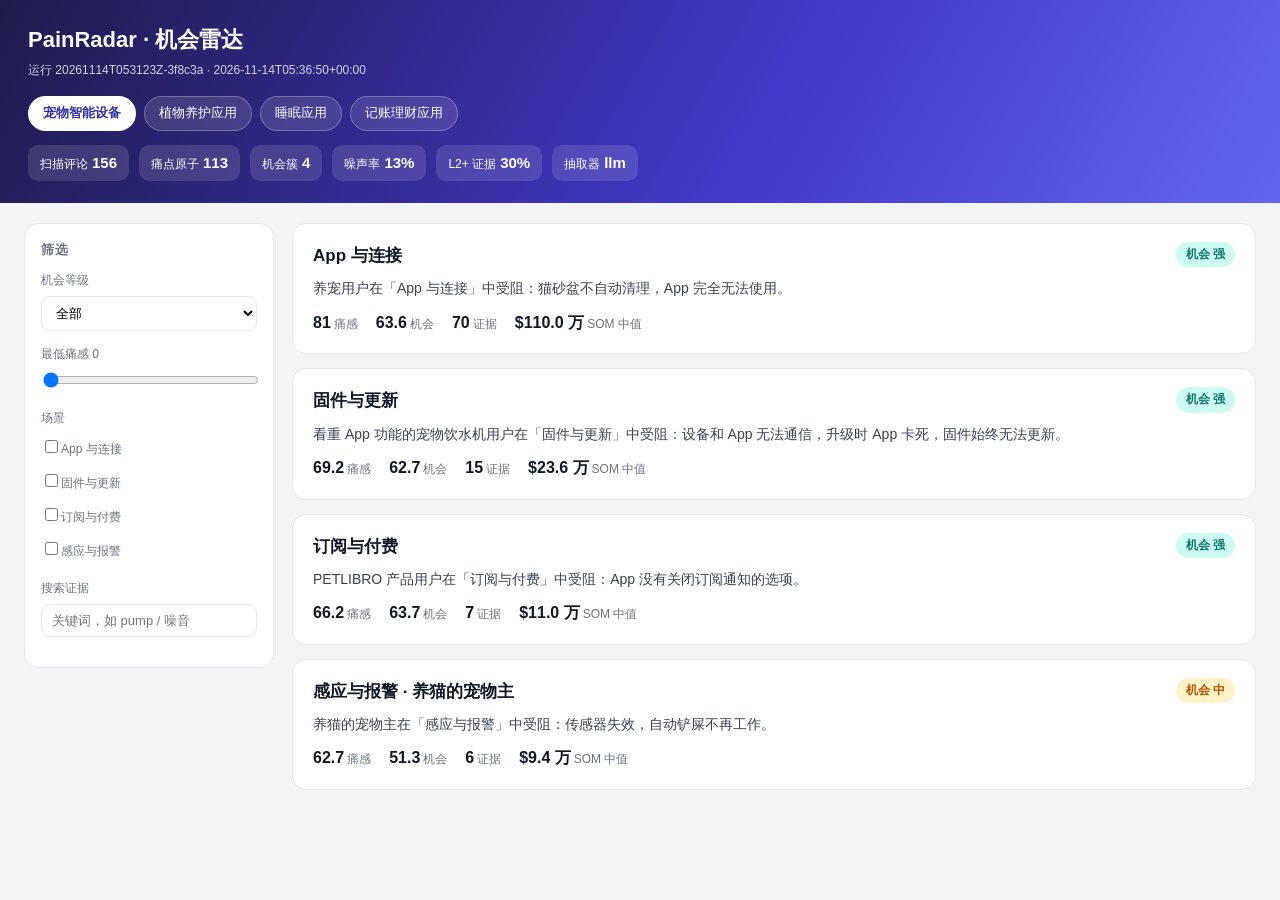
<file: reports/app.html>
<!doctype html>
<html lang="zh-CN"><head><meta charset="utf-8">
<meta name="viewport" content="width=device-width,initial-scale=1">
<title>PainRadar · 机会雷达</title>
<style>
:root{--ink:#111827;--muted:#6b7280;--line:#e5e7eb;--bg:#f3f4f6;--card:#fff;--brand:#4f46e5}
*{box-sizing:border-box}
body{margin:0;background:var(--bg);color:var(--ink);font:14px/1.6 -apple-system,BlinkMacSystemFont,"Segoe UI","PingFang SC","Microsoft YaHei",sans-serif}
.top{background:linear-gradient(120deg,#1e1b4b,#4338ca 60%,#6366f1);color:#fff;padding:22px 28px}
.top h1{margin:0;font-size:22px}
.top .meta{opacity:.8;font-size:12px;margin-top:4px}
.tabs{display:flex;gap:8px;flex-wrap:wrap;margin-top:16px}
.tab{background:rgba(255,255,255,.12);border:1px solid rgba(255,255,255,.25);color:#fff;
border-radius:999px;padding:6px 14px;cursor:pointer;font-size:13px}
.tab.on{background:#fff;color:#3730a3;font-weight:600}
.stats{display:flex;gap:10px;flex-wrap:wrap;margin-top:14px}
.stat{background:rgba(255,255,255,.12);border-radius:10px;padding:6px 12px;font-size:12px}
.stat b{font-size:15px;margin-left:4px}
.wrap{display:grid;grid-template-columns:250px 1fr;gap:18px;padding:20px 24px 60px;max-width:1400px;margin:0 auto}
.side{position:sticky;top:16px;align-self:start}
.panel{background:var(--card);border:1px solid var(--line);border-radius:14px;padding:16px}
.panel h3{margin:0 0 10px;font-size:13px;color:var(--muted);text-transform:uppercase;letter-spacing:.08em}
.field{margin-bottom:14px}
.field label{display:block;font-size:12px;color:var(--muted);margin-bottom:6px}
select,input[type=search]{width:100%;padding:8px 10px;border:1px solid var(--line);border-radius:9px;font-size:13px;background:#fff}
input[type=range]{width:100%}
.chk{display:flex;align-items:center;gap:8px;font-size:13px;padding:3px 0;cursor:pointer}
.cards{display:grid;gap:14px}
.card{background:var(--card);border:1px solid var(--line);border-radius:14px;padding:18px 20px;cursor:pointer;transition:.15s}
.card:hover{border-color:#c7d2fe;box-shadow:0 6px 18px rgba(79,70,229,.10)}
.card .row{display:flex;justify-content:space-between;gap:12px;align-items:flex-start}
.card h2{margin:0;font-size:17px}
.tier{font-size:12px;font-weight:700;padding:3px 10px;border-radius:999px;white-space:nowrap}
.tier.强{background:#ccfbf1;color:#0f766e}.tier.中{background:#fef3c7;color:#b45309}.tier.弱{background:#eef2ff;color:#6b7280}
.line{color:#374151;margin:8px 0 10px}
.nums{display:flex;gap:18px;color:var(--muted);font-size:12px}
.nums b{color:var(--ink);font-size:16px;margin-right:3px}
.empty{padding:40px;text-align:center;color:var(--muted)}
.drawer{position:fixed;inset:0;background:rgba(17,24,39,.45);display:none;z-index:20}
.drawer.open{display:block}
.sheet{position:absolute;right:0;top:0;bottom:0;width:min(620px,92vw);background:#fff;overflow:auto;padding:24px 26px}
.sheet h2{margin:0 0 4px;font-size:20px}
.close{position:absolute;right:18px;top:14px;border:none;background:none;font-size:22px;cursor:pointer;color:var(--muted)}
.quote{border-left:3px solid #c7d2fe;background:#f8fafc;padding:10px 14px;border-radius:0 8px 8px 0;margin:10px 0}
.quote .m{color:var(--muted);font-size:12px}
.factor{display:flex;gap:10px;align-items:center;margin:4px 0;font-size:12px}
.factor .n{width:76px;color:var(--muted)}
.factor .t{flex:1;height:6px;background:#eef0f5;border-radius:999px;overflow:hidden}
.factor .f{height:100%;background:linear-gradient(90deg,#6366f1,#22d3ee);display:block}
.factor .v{width:30px;text-align:right;color:var(--muted)}
.kv{display:grid;grid-template-columns:88px 1fr;gap:6px 14px;font-size:13px;margin:12px 0}
.kv .k{color:var(--muted)}
a{color:#4338ca}
.warn{background:#fef2f2;color:#b91c1c;border-radius:8px;padding:8px 12px;font-size:12px;margin:10px 0}
@media(max-width:860px){.wrap{grid-template-columns:1fr}.side{position:static}}
</style></head><body>
<div class="top">
  <h1>PainRadar · 机会雷达</h1>
  <div class="meta" id="meta"></div>
  <div class="tabs" id="tabs"></div>
  <div class="stats" id="stats"></div>
</div>
<div class="wrap">
  <div class="side"><div class="panel">
    <h3>筛选</h3>
    <div class="field"><label>机会等级</label>
      <select id="tier"><option value="">全部</option><option>强</option><option>中</option><option>弱</option></select>
    </div>
    <div class="field"><label>最低痛感 <span id="painv">0</span></label>
      <input type="range" id="pain" min="0" max="100" value="0" step="5">
    </div>
    <div class="field"><label>场景</label><div id="scenes"></div></div>
    <div class="field"><label>搜索证据</label>
      <input type="search" id="q" placeholder="关键词，如 pump / 噪音">
    </div>
  </div></div>
  <div><div class="cards" id="cards"></div></div>
</div>
<div class="drawer" id="drawer"><div class="sheet" id="sheet"></div></div>
<script id="payload" type="application/json">{"runs": [{"run_id": "20261114T053123Z-3f8c3a", "category": "pet_water_fountain", "category_name": "宠物智能设备", "created_at": "2026-11-14T05:36:50+00:00", "stats": {"items": 156, "atoms": 113, "clusters": 4, "noise_rate": 0.1327, "extractor": "llm", "l2_share": 0.3008849557522124, "levels": {"L1": 79, "L2": 34}}, "opportunities": [{"cluster_id": "pc_7c5c3abd06", "title": "App 与连接", "one_liner": "养宠用户在「App 与连接」中受阻：猫砂盆不自动清理，App 完全无法使用。", "persona": "养宠用户", "workaround": "", "pain": 81.0, "opportunity": 63.6, "pain_tier": "强", "opportunity_tier": "强", "market_low": 648629.25, "market_mid": 1100017.22, "market_high": 1794881.49, "falsifier": "若 12 个月内该品类实际年购买转化率低于 1.5%（当前中值 3.0%），或客单价低于 27（当前中值 45），则本区间作废，需重新采集证据。（宠物智能设备）", "factors": {"frequency": 1.0, "breadth": 1.0, "intensity": 0.7686, "cost_clarity": 0.0429, "persistence": 1.0, "supply_gap": 0.5043, "wtp": 0.3947, "wtp_coverage": 0.1143, "serviceability": 0.7, "timing": 0.65, "competition": 0.6}, "ladder": {"L2": 21, "L1": 49}, "member_count": 70, "members": [{"quote": "The app keeps opening an ad for their “Care & Care Plus” when I’m trying to setup a feeding schedule. The back button on the ad won’t work and I have to force close the app.", "platform": "appstore", "app": "Petlibro", "published_at": "2026-04-01", "url": "https://itunes.apple.com/us/review?id=1586120661&type=Purple%20Software", "confidence": 0.9, "level": "L2", "scene": "App 与连接"}, {"quote": "I’ve been locked out of my account on the app for over 24hrs.", "platform": "appstore", "app": "Petlibro", "published_at": "2026-06-23", "url": "https://itunes.apple.com/us/review?id=1586120661&type=Purple%20Software", "confidence": 0.9, "level": "L1", "scene": "App 与连接"}, {"quote": "I keep getting directed to the sign in page-Not the sign up page.", "platform": "appstore", "app": "PETKIT", "published_at": "2026-04-05", "url": "https://itunes.apple.com/us/review?id=994053492&type=Purple%20Software", "confidence": 0.9, "level": "L1", "scene": "App 与连接"}, {"quote": "I have no way to access the product I paid for.", "platform": "appstore", "app": "PETKIT", "published_at": "2026-09-20", "url": "https://itunes.apple.com/us/review?id=994053492&type=Purple%20Software", "confidence": 0.9, "level": "L2", "scene": "App 与连接"}, {"quote": "As of Fall 2024, the app is no longer compatible with this device. So I cannot edit the feeding schedule in the device itself no longer even shows on the app.", "platform": "appstore", "app": "PETKIT", "published_at": "2025-04-05", "url": "https://itunes.apple.com/us/review?id=994053492&type=Purple%20Software", "confidence": 0.9, "level": "L2", "scene": "App 与连接"}, {"quote": "constantly says it can’t load & to try again later so i can’t see my cats water activity", "platform": "appstore", "app": "Petlibro", "published_at": "2026-08-11", "url": "https://itunes.apple.com/us/review?id=1586120661&type=Purple%20Software", "confidence": 0.9, "level": "L1", "scene": "App 与连接"}, {"quote": "spend 8 minutes desperately poking around for stuff that should be front and center", "platform": "appstore", "app": "Petlibro", "published_at": "2026-09-25", "url": "https://itunes.apple.com/us/review?id=1586120661&type=Purple%20Software", "confidence": 0.9, "level": "L1", "scene": "App 与连接"}, {"quote": "Now the app doesn’t give me any updates.", "platform": "appstore", "app": "Petlibro", "published_at": "2026-08-01", "url": "https://itunes.apple.com/us/review?id=1586120661&type=Purple%20Software", "confidence": 0.9, "level": "L1", "scene": "App 与连接"}, {"quote": "App only allows one mobile device to be logged in at a time.", "platform": "appstore", "app": "Petlibro", "published_at": "2026-06-07", "url": "https://itunes.apple.com/us/review?id=1586120661&type=Purple%20Software", "confidence": 0.9, "level": "L1", "scene": "App 与连接"}, {"quote": "The litter box was working for a month when it decided to forget my WiFi. I tried everything with no luck and customer service was no help.", "platform": "appstore", "app": "PETKIT", "published_at": "2026-09-22", "url": "https://itunes.apple.com/us/review?id=994053492&type=Purple%20Software", "confidence": 0.9, "level": "L1", "scene": "App 与连接"}, {"quote": "The automatic feeders rely on the Petlibro service to dispense food and will quit working if it goes down. It’s been so for days. Terrible design!", "platform": "appstore", "app": "Petlibro", "published_at": "2026-08-12", "url": "https://itunes.apple.com/us/review?id=1586120661&type=Purple%20Software", "confidence": 0.9, "level": "L1", "scene": "App 与连接"}, {"quote": "I just bought a ton of knockoff consumables in protest.", "platform": "appstore", "app": "PETKIT", "published_at": "2025-02-23", "url": "https://itunes.apple.com/us/review?id=994053492&type=Purple%20Software", "confidence": 0.9, "level": "L2", "scene": "App 与连接"}]}, {"cluster_id": "pc_ba7ae8a6b4", "title": "固件与更新", "one_liner": "看重 App 功能的宠物饮水机用户在「固件与更新」中受阻：设备和 App 无法通信，升级时 App 卡死，固件始终无法更新。", "persona": "看重 App 功能的宠物饮水机用户", "workaround": "把手机放在饮水机旁数小时等待升级完成", "pain": 69.2, "opportunity": 62.7, "pain_tier": "中", "opportunity_tier": "强", "market_low": 138991.98, "market_mid": 235717.98, "market_high": 384617.46, "falsifier": "若 12 个月内该品类实际年购买转化率低于 1.5%（当前中值 3.0%），或客单价低于 27（当前中值 45），则本区间作废，需重新采集证据。（宠物智能设备）", "factors": {"frequency": 0.6504, "breadth": 1.0, "intensity": 0.7333, "cost_clarity": 0.0, "persistence": 1.0, "supply_gap": 0.47, "wtp": 0.5, "wtp_coverage": 0.0, "serviceability": 0.7, "timing": 0.65, "competition": 0.6}, "ladder": {"L1": 12, "L2": 3}, "member_count": 15, "members": [{"quote": "now my app is taking forever to open and it keeps saying it’s timed out when it does open", "platform": "appstore", "app": "Petlibro", "published_at": "2026-08-11", "url": "https://itunes.apple.com/us/review?id=1586120661&type=Purple%20Software", "confidence": 0.9, "level": "L1", "scene": "固件与更新"}, {"quote": "Updated app and it deleted my account. Worked fine until they forced update and now I can’t feed my pets.", "platform": "appstore", "app": "Petlibro", "published_at": "2026-06-04", "url": "https://itunes.apple.com/us/review?id=1586120661&type=Purple%20Software", "confidence": 0.9, "level": "L1", "scene": "固件与更新"}, {"quote": "I’ve left my phone sitting on the PetKit fountain for literally hours trying to give it time to complete an update—nothing", "platform": "appstore", "app": "PETKIT", "published_at": "2025-06-01", "url": "https://itunes.apple.com/us/review?id=994053492&type=Purple%20Software", "confidence": 0.9, "level": "L2", "scene": "固件与更新"}, {"quote": "After I did the firmware update it won’t connect to the internet no matter what I try, and I’ve tried everything!!", "platform": "appstore", "app": "Petlibro", "published_at": "2026-10-11", "url": "https://itunes.apple.com/us/review?id=1586120661&type=Purple%20Software", "confidence": 0.9, "level": "L1", "scene": "固件与更新"}, {"quote": "the app has completely ceased functioning and only shows an error after the latest update", "platform": "appstore", "app": "Petlibro", "published_at": "2026-08-11", "url": "https://itunes.apple.com/us/review?id=1586120661&type=Purple%20Software", "confidence": 0.9, "level": "L1", "scene": "固件与更新"}, {"quote": "After most recent update, cloud storage of motion detected videos is no longer functional.", "platform": "appstore", "app": "Petlibro", "published_at": "2026-09-13", "url": "https://itunes.apple.com/us/review?id=1586120661&type=Purple%20Software", "confidence": 0.9, "level": "L1", "scene": "固件与更新"}, {"quote": "After the update yesterday my device is not working. It will not open or reset.", "platform": "appstore", "app": "Petlibro", "published_at": "2026-10-18", "url": "https://itunes.apple.com/us/review?id=1586120661&type=Purple%20Software", "confidence": 0.9, "level": "L1", "scene": "固件与更新"}, {"quote": "1 has updated to V3.1.54, and now its camera indicator light is always on and sometimes flashing.", "platform": "appstore", "app": "Petlibro", "published_at": "2026-09-14", "url": "https://itunes.apple.com/us/review?id=1586120661&type=Purple%20Software", "confidence": 0.9, "level": "L1", "scene": "固件与更新"}, {"quote": "New update has decided that it’s just not gonna feed the cats at the scheduled time?", "platform": "appstore", "app": "Petlibro", "published_at": "2026-08-10", "url": "https://itunes.apple.com/us/review?id=1586120661&type=Purple%20Software", "confidence": 0.9, "level": "L1", "scene": "固件与更新"}, {"quote": "Switching brands immediately.", "platform": "appstore", "app": "Petlibro", "published_at": "2026-07-29", "url": "https://itunes.apple.com/us/review?id=1586120661&type=Purple%20Software", "confidence": 0.9, "level": "L2", "scene": "固件与更新"}, {"quote": "These latest updates are causing connectivity issues for the devices.", "platform": "appstore", "app": "Petlibro", "published_at": "2026-08-12", "url": "https://itunes.apple.com/us/review?id=1586120661&type=Purple%20Software", "confidence": 0.9, "level": "L1", "scene": "固件与更新"}, {"quote": "Last firmware update ruined….. My device. Now whenever it’s idle it just beeps constantly and when the voice feature is on it just repeats “buttons locked” over and over.", "platform": "appstore", "app": "Petlibro", "published_at": "2026-10-24", "url": "https://itunes.apple.com/us/review?id=1586120661&type=Purple%20Software", "confidence": 0.9, "level": "L2", "scene": "固件与更新"}]}, {"cluster_id": "pc_d691fd1051", "title": "订阅与付费", "one_liner": "PETLIBRO 产品用户在「订阅与付费」中受阻：App 没有关闭订阅通知的选项。", "persona": "PETLIBRO 产品用户", "workaround": "", "pain": 66.2, "opportunity": 63.7, "pain_tier": "中", "opportunity_tier": "强", "market_low": 64862.93, "market_mid": 110001.72, "market_high": 179488.15, "falsifier": "若 12 个月内该品类实际年购买转化率低于 1.5%（当前中值 3.0%），或客单价低于 27（当前中值 45），则本区间作废，需重新采集证据。（宠物智能设备）", "factors": {"frequency": 0.4878, "breadth": 1.0, "intensity": 0.8286, "cost_clarity": 0.0, "persistence": 1.0, "supply_gap": 0.5429, "wtp": 0.5, "wtp_coverage": 0.0, "serviceability": 0.7, "timing": 0.65, "competition": 0.6}, "ladder": {"L2": 2, "L1": 5}, "member_count": 7, "members": [{"quote": "This took me over an hour to find since it is not intuitive at all.", "platform": "appstore", "app": "Petlibro", "published_at": "2026-08-12", "url": "https://itunes.apple.com/us/review?id=1586120661&type=Purple%20Software", "confidence": 0.9, "level": "L2", "scene": "订阅与付费"}, {"quote": "the app lets you subscribe but there is no way to stop the renewal", "platform": "appstore", "app": "Petlibro", "published_at": "2026-10-02", "url": "https://itunes.apple.com/us/review?id=1586120661&type=Purple%20Software", "confidence": 0.9, "level": "L1", "scene": "订阅与付费"}, {"quote": "There is no option to turn off the subscription notifications they shove down your throat.", "platform": "appstore", "app": "Petlibro", "published_at": "2026-03-26", "url": "https://itunes.apple.com/us/review?id=1586120661&type=Purple%20Software", "confidence": 0.9, "level": "L1", "scene": "订阅与付费"}, {"quote": "Incredibly difficult to cancel subscription. They make it extremely difficult to cancel your subscription.", "platform": "appstore", "app": "Petlibro", "published_at": "2026-07-19", "url": "https://itunes.apple.com/us/review?id=1586120661&type=Purple%20Software", "confidence": 0.9, "level": "L1", "scene": "订阅与付费"}, {"quote": "I use the SD card to record rather than the cloud subscription.", "platform": "appstore", "app": "Petlibro", "published_at": "2026-05-28", "url": "https://itunes.apple.com/us/review?id=1586120661&type=Purple%20Software", "confidence": 0.9, "level": "L2", "scene": "订阅与付费"}, {"quote": "Literally not a single place in the app event hints at what to do to unsubscribe.", "platform": "appstore", "app": "Petlibro", "published_at": "2026-05-16", "url": "https://itunes.apple.com/us/review?id=1586120661&type=Purple%20Software", "confidence": 0.72, "level": "L1", "scene": "订阅与付费"}, {"quote": "Ask you to buy a subscription after BUYING they’re device to have a scheduled feeding time", "platform": "appstore", "app": "Petlibro", "published_at": "2026-07-05", "url": "https://itunes.apple.com/us/review?id=1586120661&type=Purple%20Software", "confidence": 0.72, "level": "L1", "scene": "订阅与付费"}]}, {"cluster_id": "pc_d573a31f88", "title": "感应与报警 · 养猫的宠物主", "one_liner": "养猫的宠物主在「感应与报警」中受阻：传感器失效，自动铲屎不再工作。", "persona": "养猫的宠物主", "workaround": "手动触发铲屎", "pain": 62.7, "opportunity": 51.3, "pain_tier": "中", "opportunity_tier": "中", "market_low": 55596.79, "market_mid": 94287.19, "market_high": 153846.98, "falsifier": "若 12 个月内该品类实际年购买转化率低于 1.5%（当前中值 3.0%），或客单价低于 27（当前中值 45），则本区间作废，需重新采集证据。（宠物智能设备）", "factors": {"frequency": 0.4565, "breadth": 1.0, "intensity": 0.7, "cost_clarity": 0.0, "persistence": 1.0, "supply_gap": 0.725, "wtp": 0.1375, "wtp_coverage": 0.5, "serviceability": 0.7, "timing": 0.65, "competition": 0.6}, "ladder": {"L2": 5, "L1": 1}, "member_count": 6, "members": [{"quote": "I cannot even edit this reminder so I deleted it and will use a calendar reminder instead.", "platform": "appstore", "app": "PETKIT", "published_at": "2026-09-13", "url": "https://itunes.apple.com/us/review?id=994053492&type=Purple%20Software", "confidence": 0.9, "level": "L2", "scene": "感应与报警"}, {"quote": "the sensor only worked 1 time for my cat going to the bathroom and now I have to manually get it to scoop", "platform": "appstore", "app": "PETKIT", "published_at": "2024-12-03", "url": "https://itunes.apple.com/us/review?id=994053492&type=Purple%20Software", "confidence": 0.9, "level": "L2", "scene": "感应与报警"}, {"quote": "for how much this fountain costs it is severely underwhelming", "platform": "appstore", "app": "PETKIT", "published_at": "2026-07-05", "url": "https://itunes.apple.com/us/review?id=994053492&type=Purple%20Software", "confidence": 0.85, "level": "L1", "scene": "感应与报警"}, {"quote": "Fountain constantly says it’s out of water when it isn’t; there’s no window to SEE the water level so I have to take it apart to make sure", "platform": "appstore", "app": "PETKIT", "published_at": "2025-11-16", "url": "https://itunes.apple.com/us/review?id=994053492&type=Purple%20Software", "confidence": 0.72, "level": "L2", "scene": "感应与报警"}, {"quote": "No matter how many times I reset the alarm, an hour later it goes off again…while full of food.", "platform": "appstore", "app": "PETKIT", "published_at": "2026-01-14", "url": "https://itunes.apple.com/us/review?id=994053492&type=Purple%20Software", "confidence": 0.72, "level": "L2", "scene": "感应与报警"}, {"quote": "The litter box frequently “sees” it being occupied by a pet even when it is not and I have to double tap the button on the litter box; it would nice to have that override in the app.", "platform": "appstore", "app": "PETKIT", "published_at": "2026-07-12", "url": "https://itunes.apple.com/us/review?id=994053492&type=Purple%20Software", "confidence": 0.68, "level": "L2", "scene": "感应与报警"}]}], "anchors": []}, {"run_id": "20261114T054324Z-8bf071", "category": "plant_care", "category_name": "植物养护应用", "created_at": "2026-11-14T05:43:24+00:00", "stats": {"items": 581, "atoms": 170, "clusters": 7, "noise_rate": 0.0, "extractor": "rule", "l2_share": 0.041176470588235294, "levels": {"L1": 163, "L2": 4, "L4": 2, "L3": 1}}, "opportunities": [{"cluster_id": "pc_ae828bfdae", "title": "浇水与提醒", "one_liner": "用户在「浇水与提醒」中受阻：if there was a cheaper option so i could just keep track of…，金额约 40。", "persona": "", "workaround": "", "pain": 75.2, "opportunity": 61.9, "pain_tier": "强", "opportunity_tier": "强", "market_low": 82578.44, "market_mid": 157869.38, "market_high": 288753.03, "falsifier": "若 12 个月内该品类实际年购买转化率低于 1.1%（当前中值 2.2%），或客单价低于 27（当前中值 45），则本区间作废，需重新采集证据。（植物养护应用）", "factors": {"frequency": 1.0, "breadth": 1.0, "intensity": 0.4625, "cost_clarity": 0.0625, "persistence": 1.0, "supply_gap": 0.4406, "wtp": 0.4425, "wtp_coverage": 0.0625, "serviceability": 0.7, "timing": 0.65, "competition": 0.6}, "ladder": {"L1": 30, "L2": 1, "L3": 1}, "member_count": 32, "members": [{"quote": "if there was a cheaper option so i could just keep track of when to water my many plants but $40 a year for basic reminders is too steep.", "platform": "appstore", "app": "1252497129", "published_at": "2026-10-20", "url": "https://itunes.apple.com/us/review?id=1252497129&type=Purple%20Software", "confidence": 0.73, "level": "L1", "scene": "浇水与提醒"}, {"quote": "Never rely fully on a schedule or app for your plants but this one does a good job of guiding you through your plants needs. Watering schedule works well for my plants, the snooze feature is nice for needing to hold off a reminder for a day or two.\n\nI just wish they had more plants.", "platform": "appstore", "app": "1612792132", "published_at": "2026-09-20", "url": "https://itunes.apple.com/us/review?id=1612792132&type=Purple%20Software", "confidence": 0.67, "level": "L1", "scene": "浇水与提醒"}, {"quote": "I just tried resetting my password and it has a super sketchy way to do so 😭", "platform": "appstore", "app": "1252497129", "published_at": "2026-09-22", "url": "https://itunes.apple.com/us/review?id=1252497129&type=Purple%20Software", "confidence": 0.67, "level": "L2", "scene": "浇水与提醒"}, {"quote": "It also fails to sync up plant tasks, so every single day I have a massive list of plant tasks. I just don’t have this levels of plant commitment.", "platform": "appstore", "app": "1410126781", "published_at": "2026-05-13", "url": "https://itunes.apple.com/us/review?id=1410126781&type=Purple%20Software", "confidence": 0.67, "level": "L1", "scene": "浇水与提醒"}, {"quote": "I downloaded this app to try it out, and while I did enjoy using parts of it, I was really disappointed to see that the annual subscription I was offered for $35.", "platform": "appstore", "app": "1410126781", "published_at": "2026-05-09", "url": "https://itunes.apple.com/us/review?id=1410126781&type=Purple%20Software", "confidence": 0.67, "level": "L1", "scene": "浇水与提醒"}, {"quote": "The reason I use this app is because it helps me manage my collection.", "platform": "appstore", "app": "1410126781", "published_at": "2026-07-12", "url": "https://itunes.apple.com/us/review?id=1410126781&type=Purple%20Software", "confidence": 0.67, "level": "L1", "scene": "浇水与提醒"}, {"quote": "I just want something that will remind me to water my plants, I don’t particularly relish using an app that contributes to the “ai” (plagiarism machine) plague currently destroying both our habitats.", "platform": "appstore", "app": "1410126781", "published_at": "2026-06-26", "url": "https://itunes.apple.com/us/review?id=1410126781&type=Purple%20Software", "confidence": 0.67, "level": "L1", "scene": "浇水与提醒"}, {"quote": "The reason is - the app does not recognize when it rains in my area.", "platform": "appstore", "app": "1612792132", "published_at": "2026-11-01", "url": "https://itunes.apple.com/us/review?id=1612792132&type=Purple%20Software", "confidence": 0.67, "level": "L1", "scene": "浇水与提醒"}, {"quote": "Disappointed. I thought this app was great for reminders to water my plants. But it ended up making me kill one of my plants because I watered the it too much.", "platform": "appstore", "app": "1252497129", "published_at": "2026-10-03", "url": "https://itunes.apple.com/us/review?id=1252497129&type=Purple%20Software", "confidence": 0.67, "level": "L1", "scene": "浇水与提醒"}, {"quote": "The app does not provide the care plan in the way I need it to.", "platform": "appstore", "app": "1612792132", "published_at": "2026-11-11", "url": "https://itunes.apple.com/us/review?id=1612792132&type=Purple%20Software", "confidence": 0.61, "level": "L1", "scene": "浇水与提醒"}, {"quote": "Waste of my time, so thank you for all the non legits reviews this app has.", "platform": "appstore", "app": "1410126781", "published_at": "2026-09-07", "url": "https://itunes.apple.com/us/review?id=1410126781&type=Purple%20Software", "confidence": 0.61, "level": "L1", "scene": "浇水与提醒"}, {"quote": ", IDs the same plants as different species on different days) and offers treatment suggestions that range from bad (e.", "platform": "appstore", "app": "1252497129", "published_at": "2026-10-20", "url": "https://itunes.apple.com/us/review?id=1252497129&type=Purple%20Software", "confidence": 0.61, "level": "L1", "scene": "浇水与提醒"}]}, {"cluster_id": "pc_5032297608", "title": "识别准确性", "one_liner": "用户在「识别准确性」中受阻：Did not work well and charged after canceled subscription。", "persona": "", "workaround": "I used this on a sick plant and it couldn’t even identify the plant correctly", "pain": 71.2, "opportunity": 62.8, "pain_tier": "强", "opportunity_tier": "强", "market_low": 54192.1, "market_mid": 103601.78, "market_high": 189494.18, "falsifier": "若 12 个月内该品类实际年购买转化率低于 1.1%（当前中值 2.2%），或客单价低于 27（当前中值 45），则本区间作废，需重新采集证据。（植物养护应用）", "factors": {"frequency": 0.884, "breadth": 1.0, "intensity": 0.4857, "cost_clarity": 0.0, "persistence": 1.0, "supply_gap": 0.5, "wtp": 0.4536, "wtp_coverage": 0.0476, "serviceability": 0.7, "timing": 0.65, "competition": 0.6}, "ladder": {"L1": 19, "L2": 2}, "member_count": 21, "members": [{"quote": "Whenever I take it out to identify something, people are always quick to ask me what I’m using and are amazed with the results.", "platform": "appstore", "app": "1252497129", "published_at": "2026-09-12", "url": "https://itunes.apple.com/us/review?id=1252497129&type=Purple%20Software", "confidence": 0.67, "level": "L1", "scene": "识别准确性"}, {"quote": "I just attempted to identify a plant in my yard… this worthless app gave me FIVE DIFFERENT IDs for the very same plant.", "platform": "appstore", "app": "1252497129", "published_at": "2026-09-27", "url": "https://itunes.apple.com/us/review?id=1252497129&type=Purple%20Software", "confidence": 0.67, "level": "L1", "scene": "识别准确性"}, {"quote": "The app does not always accurately identify your plant. There is no way to edit the plant so you can get the care information you want/need. Because of that you can’t even enter your plant into your collection to track the data. I just feel like the app is really generic.", "platform": "appstore", "app": "1612792132", "published_at": "2026-09-08", "url": "https://itunes.apple.com/us/review?id=1612792132&type=Purple%20Software", "confidence": 0.67, "level": "L1", "scene": "识别准确性"}, {"quote": "I just don’t understand how they can just charge you for a subscription that you never ordered.", "platform": "appstore", "app": "1252497129", "published_at": "2026-10-12", "url": "https://itunes.apple.com/us/review?id=1252497129&type=Purple%20Software", "confidence": 0.67, "level": "L1", "scene": "识别准确性"}, {"quote": "Did not work well and charged after canceled subscription. I used this on a sick plant and it couldn’t even identify the plant correctly.", "platform": "appstore", "app": "1410126781", "published_at": "2026-04-10", "url": "https://itunes.apple.com/us/review?id=1410126781&type=Purple%20Software", "confidence": 0.67, "level": "L1", "scene": "识别准确性"}, {"quote": "Keeps charging me after ending subscription.. DON’T DOWNLOAD THIS APP! \n\nI got sucked in and it is not accurate at all with my plants. Doesn’t identify them right and I have to manually put in all the info because it has no idea.", "platform": "appstore", "app": "1410126781", "published_at": "2026-09-27", "url": "https://itunes.apple.com/us/review?id=1410126781&type=Purple%20Software", "confidence": 0.67, "level": "L2", "scene": "识别准确性"}, {"quote": "NEVER accurate!. This app is terrible. I’m not one to write reviews but I have to. I took a risk purchasing this app after I read the reviews. It didn’t have a free trial option so I just went for it.", "platform": "appstore", "app": "1410126781", "published_at": "2026-05-10", "url": "https://itunes.apple.com/us/review?id=1410126781&type=Purple%20Software", "confidence": 0.67, "level": "L1", "scene": "识别准确性"}, {"quote": "Did not identify correctly. I just got a Monstera Albo.", "platform": "appstore", "app": "1252497129", "published_at": "2026-11-02", "url": "https://itunes.apple.com/us/review?id=1252497129&type=Purple%20Software", "confidence": 0.67, "level": "L1", "scene": "识别准确性"}, {"quote": "Terrible app for identifying the uniquely diferrent Japanese maples!", "platform": "appstore", "app": "1252497129", "published_at": "2026-10-24", "url": "https://itunes.apple.com/us/review?id=1252497129&type=Purple%20Software", "confidence": 0.61, "level": "L1", "scene": "识别准确性"}, {"quote": "I don't know all the types of plants I have around my house, and this the best app for identifying and care, help for a sick plant!!", "platform": "appstore", "app": "1612792132", "published_at": "2026-07-13", "url": "https://itunes.apple.com/us/review?id=1612792132&type=Purple%20Software", "confidence": 0.61, "level": "L1", "scene": "识别准确性"}, {"quote": "I’m new at the plant game so being able to identify plants and problems is most helpful", "platform": "appstore", "app": "1612792132", "published_at": "2026-09-03", "url": "https://itunes.apple.com/us/review?id=1612792132&type=Purple%20Software", "confidence": 0.61, "level": "L1", "scene": "识别准确性"}, {"quote": "Things is, such app should be simple and hold fidelity on its purpose, for new user, instead of greedily asking for money, never install this again and regret it showing on my app store recommendation and waste my time", "platform": "appstore", "app": "1252497129", "published_at": "2026-09-30", "url": "https://itunes.apple.com/us/review?id=1252497129&type=Purple%20Software", "confidence": 0.61, "level": "L2", "scene": "识别准确性"}]}, {"cluster_id": "pc_e39613ef54", "title": "订阅与付费", "one_liner": "用户在「订阅与付费」中受阻：they charged me for a year when I deleted the app。", "persona": "", "workaround": "I don’t think that is fair because if I used it I would understand but they charged me for a year when I deleted the app", "pain": 73.5, "opportunity": 58.3, "pain_tier": "强", "opportunity_tier": "中", "market_low": 61933.83, "market_mid": 118402.04, "market_high": 216564.77, "falsifier": "若 12 个月内该品类实际年购买转化率低于 1.1%（当前中值 2.2%），或客单价低于 27（当前中值 45），则本区间作废，需重新采集证据。（植物养护应用）", "factors": {"frequency": 0.9206, "breadth": 1.0, "intensity": 0.45, "cost_clarity": 0.125, "persistence": 1.0, "supply_gap": 0.3854, "wtp": 0.3872, "wtp_coverage": 0.125, "serviceability": 0.7, "timing": 0.65, "competition": 0.6}, "ladder": {"L1": 22, "L4": 2}, "member_count": 24, "members": [{"quote": "I don’t think that is fair because if I used it I would understand but they charged me for a year when I deleted the app.", "platform": "appstore", "app": "1252497129", "published_at": "2026-10-23", "url": "https://itunes.apple.com/us/review?id=1252497129&type=Purple%20Software", "confidence": 0.73, "level": "L1", "scene": "订阅与付费"}, {"quote": "Before I even knew what I was doing it had me upgraded to premium and another app both billed me $49.", "platform": "appstore", "app": "1612792132", "published_at": "2026-07-09", "url": "https://itunes.apple.com/us/review?id=1612792132&type=Purple%20Software", "confidence": 0.67, "level": "L1", "scene": "订阅与付费"}, {"quote": "I hate that I paid a year subscription that was over $65 dollars (I didn’t mean to buy but couldn’t get a refund on) so I’ve been trying to use the app so I don’t feel like I wasted money.", "platform": "appstore", "app": "1410126781", "published_at": "2026-09-22", "url": "https://itunes.apple.com/us/review?id=1410126781&type=Purple%20Software", "confidence": 0.67, "level": "L4", "scene": "订阅与付费"}, {"quote": "It’s not a bad toy but when my subscription expires I probably will not renew.", "platform": "appstore", "app": "1252497129", "published_at": "2026-11-03", "url": "https://itunes.apple.com/us/review?id=1252497129&type=Purple%20Software", "confidence": 0.67, "level": "L1", "scene": "订阅与付费"}, {"quote": "What’s the point of testing this out free for a week when you can’t even use the app?!", "platform": "appstore", "app": "1410126781", "published_at": "2026-07-23", "url": "https://itunes.apple.com/us/review?id=1410126781&type=Purple%20Software", "confidence": 0.67, "level": "L1", "scene": "订阅与付费"}, {"quote": "When I canceled my subscription and deleted the app, the emails immediately stopped.", "platform": "appstore", "app": "1410126781", "published_at": "2026-06-27", "url": "https://itunes.apple.com/us/review?id=1410126781&type=Purple%20Software", "confidence": 0.67, "level": "L1", "scene": "订阅与付费"}, {"quote": "It's really good but you can't really do much without the subscription.", "platform": "appstore", "app": "1410126781", "published_at": "2026-05-12", "url": "https://itunes.apple.com/us/review?id=1410126781&type=Purple%20Software", "confidence": 0.61, "level": "L1", "scene": "订阅与付费"}, {"quote": "I told apple support i didn’t not authorize or make that payment however they cannot help.", "platform": "appstore", "app": "1410126781", "published_at": "2026-07-13", "url": "https://itunes.apple.com/us/review?id=1410126781&type=Purple%20Software", "confidence": 0.61, "level": "L1", "scene": "订阅与付费"}, {"quote": "I canceled a free trial and never used the app anyhow, hut the day I canceled it (which was the last day to do so) you charged me anyways!", "platform": "appstore", "app": "1410126781", "published_at": "2026-07-01", "url": "https://itunes.apple.com/us/review?id=1410126781&type=Purple%20Software", "confidence": 0.61, "level": "L1", "scene": "订阅与付费"}, {"quote": "Moreover, this app misidentifies even common plants, rendering it useless.", "platform": "appstore", "app": "1252497129", "published_at": "2026-09-12", "url": "https://itunes.apple.com/us/review?id=1252497129&type=Purple%20Software", "confidence": 0.61, "level": "L1", "scene": "订阅与付费"}, {"quote": "I paid a yearly subscription a couple if months ago and had no issues.", "platform": "appstore", "app": "1612792132", "published_at": "2026-10-02", "url": "https://itunes.apple.com/us/review?id=1612792132&type=Purple%20Software", "confidence": 0.61, "level": "L4", "scene": "订阅与付费"}, {"quote": "⭐ 1 Star — Misleading Free Trial & Terrible Billing Experience.", "platform": "appstore", "app": "1252497129", "published_at": "2026-10-20", "url": "https://itunes.apple.com/us/review?id=1252497129&type=Purple%20Software", "confidence": 0.61, "level": "L1", "scene": "订阅与付费"}]}, {"cluster_id": "pc_96173e0cc9", "title": "病虫害诊断", "one_liner": "新手在「病虫害诊断」中受阻：it charged me $43 off the bat，金额约 43。", "persona": "新手", "workaround": "", "pain": 66.6, "opportunity": 58.4, "pain_tier": "中", "opportunity_tier": "中", "market_low": 30966.91, "market_mid": 59201.02, "market_high": 108282.39, "falsifier": "若 12 个月内该品类实际年购买转化率低于 1.1%（当前中值 2.2%），或客单价低于 27（当前中值 45），则本区间作废，需重新采集证据。（植物养护应用）", "factors": {"frequency": 0.7336, "breadth": 1.0, "intensity": 0.4167, "cost_clarity": 0.0833, "persistence": 1.0, "supply_gap": 0.35, "wtp": 0.5, "wtp_coverage": 0.0, "serviceability": 0.7, "timing": 0.65, "competition": 0.6}, "ladder": {"L1": 12}, "member_count": 12, "members": [{"quote": "I thought I signed up for the free trail but it charged me $43 off the bat.", "platform": "appstore", "app": "1410126781", "published_at": "2026-09-04", "url": "https://itunes.apple.com/us/review?id=1410126781&type=Purple%20Software", "confidence": 0.73, "level": "L1", "scene": "病虫害诊断"}, {"quote": "Lately my app has crashed/frozen in the diagnose my plant chat feature…it freezes every time and I have to close out of the app and go back in.", "platform": "appstore", "app": "1410126781", "published_at": "2026-08-01", "url": "https://itunes.apple.com/us/review?id=1410126781&type=Purple%20Software", "confidence": 0.67, "level": "L1", "scene": "病虫害诊断"}, {"quote": "Every time I want to diagnose my plant you ask for photos.", "platform": "appstore", "app": "1612792132", "published_at": "2026-10-18", "url": "https://itunes.apple.com/us/review?id=1612792132&type=Purple%20Software", "confidence": 0.67, "level": "L1", "scene": "病虫害诊断"}, {"quote": "I have tried the AI help and the “contact us” about this app crashing when I try to use the auto diagnose feature.", "platform": "appstore", "app": "1612792132", "published_at": "2026-09-04", "url": "https://itunes.apple.com/us/review?id=1612792132&type=Purple%20Software", "confidence": 0.67, "level": "L1", "scene": "病虫害诊断"}, {"quote": "Within a week, the plant rotted and died compared to its slightly ugly look due to said pest.", "platform": "appstore", "app": "1252497129", "published_at": "2026-10-10", "url": "https://itunes.apple.com/us/review?id=1252497129&type=Purple%20Software", "confidence": 0.61, "level": "L1", "scene": "病虫害诊断"}, {"quote": "I’ve always struggled a bit to diagnose issues with my plants and give them optimal conditions to thrive.", "platform": "appstore", "app": "1410126781", "published_at": "2026-05-09", "url": "https://itunes.apple.com/us/review?id=1410126781&type=Purple%20Software", "confidence": 0.61, "level": "L1", "scene": "病虫害诊断"}, {"quote": "I love plants so much but I had a terrible brown thumb, I killed the hardiest plants just by getting busy and being forgetful.", "platform": "appstore", "app": "1410126781", "published_at": "2026-08-13", "url": "https://itunes.apple.com/us/review?id=1410126781&type=Purple%20Software", "confidence": 0.61, "level": "L1", "scene": "病虫害诊断"}, {"quote": "Great way to diagnose issues with your plants and provide guidance to hit it.", "platform": "appstore", "app": "1612792132", "published_at": "2026-10-23", "url": "https://itunes.apple.com/us/review?id=1612792132&type=Purple%20Software", "confidence": 0.61, "level": "L1", "scene": "病虫害诊断"}, {"quote": "Does not diagnose plant illness even with subscription paid", "platform": "appstore", "app": "1612792132", "published_at": "2026-09-03", "url": "https://itunes.apple.com/us/review?id=1612792132&type=Purple%20Software", "confidence": 0.61, "level": "L1", "scene": "病虫害诊断"}, {"quote": "I trusted and followed the advice of Plant Parent on diagnosing a rose bush problem.", "platform": "appstore", "app": "1612792132", "published_at": "2026-08-03", "url": "https://itunes.apple.com/us/review?id=1612792132&type=Purple%20Software", "confidence": 0.61, "level": "L1", "scene": "病虫害诊断"}, {"quote": "I’m finding it very difficult to use.", "platform": "appstore", "app": "1410126781", "published_at": "2026-05-12", "url": "https://itunes.apple.com/us/review?id=1410126781&type=Purple%20Software", "confidence": 0.53, "level": "L1", "scene": "病虫害诊断"}, {"quote": "Feel like I wasted my money.", "platform": "appstore", "app": "1410126781", "published_at": "2026-07-05", "url": "https://itunes.apple.com/us/review?id=1410126781&type=Purple%20Software", "confidence": 0.53, "level": "L1", "scene": "病虫害诊断"}]}, {"cluster_id": "pc_74ee0dba19", "title": "其他场景", "one_liner": "用户在「其他场景」中受阻：Terrible app。", "persona": "", "workaround": "", "pain": 60.4, "opportunity": 56.7, "pain_tier": "中", "opportunity_tier": "中", "market_low": 15483.46, "market_mid": 29600.51, "market_high": 54141.19, "falsifier": "若 12 个月内该品类实际年购买转化率低于 1.1%（当前中值 2.2%），或客单价低于 27（当前中值 45），则本区间作废，需重新采集证据。（植物养护应用）", "factors": {"frequency": 0.5565, "breadth": 1.0, "intensity": 0.4333, "cost_clarity": 0.0, "persistence": 1.0, "supply_gap": 0.35, "wtp": 0.5, "wtp_coverage": 0.0, "serviceability": 0.7, "timing": 0.65, "competition": 0.6}, "ladder": {"L1": 6}, "member_count": 6, "members": [{"quote": "Terrible Site..", "platform": "appstore", "app": "1252497129", "published_at": "2026-10-20", "url": "https://itunes.apple.com/us/review?id=1252497129&type=Purple%20Software", "confidence": 0.53, "level": "L1", "scene": "其他场景"}, {"quote": "Terrible ads :(.", "platform": "appstore", "app": "1252497129", "published_at": "2026-10-18", "url": "https://itunes.apple.com/us/review?id=1252497129&type=Purple%20Software", "confidence": 0.53, "level": "L1", "scene": "其他场景"}, {"quote": "Terrible.", "platform": "appstore", "app": "1410126781", "published_at": "2026-06-03", "url": "https://itunes.apple.com/us/review?id=1410126781&type=Purple%20Software", "confidence": 0.53, "level": "L1", "scene": "其他场景"}, {"quote": "Terrible no la descarguen", "platform": "appstore", "app": "1252497129", "published_at": "2026-10-28", "url": "https://itunes.apple.com/us/review?id=1252497129&type=Purple%20Software", "confidence": 0.53, "level": "L1", "scene": "其他场景"}, {"quote": "Terrible app.", "platform": "appstore", "app": "1410126781", "published_at": "2026-05-14", "url": "https://itunes.apple.com/us/review?id=1410126781&type=Purple%20Software", "confidence": 0.53, "level": "L1", "scene": "其他场景"}, {"quote": "Terrible app!", "platform": "appstore", "app": "1252497129", "published_at": "2026-09-17", "url": "https://itunes.apple.com/us/review?id=1252497129&type=Purple%20Software", "confidence": 0.53, "level": "L1", "scene": "其他场景"}]}, {"cluster_id": "pc_45f0c9f26b", "title": "其他场景", "one_liner": "用户在「其他场景」中受阻：Not working。", "persona": "", "workaround": "", "pain": 50.2, "opportunity": 53.7, "pain_tier": "中", "opportunity_tier": "中", "market_low": 7741.73, "market_mid": 14800.25, "market_high": 27070.6, "falsifier": "若 12 个月内该品类实际年购买转化率低于 1.1%（当前中值 2.2%），或客单价低于 27（当前中值 45），则本区间作废，需重新采集证据。（植物养护应用）", "factors": {"frequency": 0.3965, "breadth": 1.0, "intensity": 0.4, "cost_clarity": 0.0, "persistence": 0.5333, "supply_gap": 0.35, "wtp": 0.5, "wtp_coverage": 0.0, "serviceability": 0.7, "timing": 0.65, "competition": 0.6}, "ladder": {"L1": 3}, "member_count": 3, "members": [{"quote": "Does not work as advertised", "platform": "appstore", "app": "1252497129", "published_at": "2026-10-29", "url": "https://itunes.apple.com/us/review?id=1252497129&type=Purple%20Software", "confidence": 0.53, "level": "L1", "scene": "其他场景"}, {"quote": "Does not work.", "platform": "appstore", "app": "1252497129", "published_at": "2026-09-21", "url": "https://itunes.apple.com/us/review?id=1252497129&type=Purple%20Software", "confidence": 0.53, "level": "L1", "scene": "其他场景"}, {"quote": "Not working..", "platform": "appstore", "app": "1252497129", "published_at": "2026-09-11", "url": "https://itunes.apple.com/us/review?id=1252497129&type=Purple%20Software", "confidence": 0.53, "level": "L1", "scene": "其他场景"}]}, {"cluster_id": "pc_bcb443413c", "title": "光照与位置", "one_liner": "用户在「光照与位置」中受阻：They did a diagnosis of it and gave me a link so I can read…。", "persona": "", "workaround": "", "pain": 56.2, "opportunity": 47.4, "pain_tier": "中", "opportunity_tier": "中", "market_low": 7741.73, "market_mid": 14800.25, "market_high": 27070.6, "falsifier": "若 12 个月内该品类实际年购买转化率低于 1.1%（当前中值 2.2%），或客单价低于 27（当前中值 45），则本区间作废，需重新采集证据。（植物养护应用）", "factors": {"frequency": 0.3965, "breadth": 1.0, "intensity": 0.4667, "cost_clarity": 0.0, "persistence": 1.0, "supply_gap": 0.35, "wtp": 0.2278, "wtp_coverage": 0.3333, "serviceability": 0.7, "timing": 0.65, "competition": 0.6}, "ladder": {"L1": 3}, "member_count": 3, "members": [{"quote": "It keeps telling me My bedroom is not suitable for several of my plants needing a little more light and that's the sunniest room in my place, and tells me my living room is great for a lot of bright light plants, but they would die there.", "platform": "appstore", "app": "1612792132", "published_at": "2026-07-30", "url": "https://itunes.apple.com/us/review?id=1612792132&type=Purple%20Software", "confidence": 0.61, "level": "L1", "scene": "光照与位置"}, {"quote": "Program has never crashed and works like it says.", "platform": "appstore", "app": "1252497129", "published_at": "2026-09-14", "url": "https://itunes.apple.com/us/review?id=1252497129&type=Purple%20Software", "confidence": 0.61, "level": "L1", "scene": "光照与位置"}, {"quote": "They did a diagnosis of it and gave me a link so I can read about it, never recommended has to treat the plant, I was simply given a link so I can figure it out LOL.", "platform": "appstore", "app": "1410126781", "published_at": "2026-05-21", "url": "https://itunes.apple.com/us/review?id=1410126781&type=Purple%20Software", "confidence": 0.61, "level": "L1", "scene": "光照与位置"}]}], "anchors": []}, {"run_id": "20261114T054317Z-a05d21", "category": "sleep_tech", "category_name": "睡眠应用", "created_at": "2026-11-14T05:43:23+00:00", "stats": {"items": 1099, "atoms": 653, "clusters": 31, "noise_rate": 0.0, "extractor": "rule", "l2_share": 0.0444104134762634, "levels": {"L1": 624, "L2": 20, "L4": 8, "L3": 1}}, "opportunities": [{"cluster_id": "pc_2ba05dc470", "title": "入睡与助眠", "one_liner": "长期用户在「入睡与助眠」中受阻：The sleep app that comes on the watch always had me asleep w…。", "persona": "长期用户", "workaround": "", "pain": 75.9, "opportunity": 60.8, "pain_tier": "强", "opportunity_tier": "强", "market_low": 21941.33, "market_mid": 40745.6, "market_high": 72970.09, "falsifier": "若 12 个月内该品类实际年购买转化率低于 1.2%（当前中值 2.5%），或客单价低于 30（当前中值 50），则本区间作废，需重新采集证据。（睡眠应用）", "factors": {"frequency": 1.0, "breadth": 1.0, "intensity": 0.4889, "cost_clarity": 0.0741, "persistence": 1.0, "supply_gap": 0.4074, "wtp": 0.4314, "wtp_coverage": 0.0741, "serviceability": 0.7, "timing": 0.65, "competition": 0.6}, "ladder": {"L1": 25, "L2": 1, "L3": 1}, "member_count": 27, "members": [{"quote": "The sleep app that comes on the watch always had me asleep when I was laying wide awake staring at my ceiling.", "platform": "appstore", "app": "1138066420", "published_at": "2024-10-04", "url": "https://itunes.apple.com/us/review?id=1138066420&type=Purple%20Software", "confidence": 0.73, "level": "L1", "scene": "入睡与助眠"}, {"quote": "I start recording when I go to sleep but in the morning the app is frozen, no recording and I have to manually adjust sleeping times.", "platform": "appstore", "app": "1138066420", "published_at": "2025-04-25", "url": "https://itunes.apple.com/us/review?id=1138066420&type=Purple%20Software", "confidence": 0.73, "level": "L2", "scene": "入睡与助眠"}, {"quote": "I’ve used the app for years and had even bought it back before it was free, but now when I try to listen to a podcast or something while falling asleep, the sound randomly becomes SUPER LOUD, which is incredibly frustrating and counter productive.", "platform": "appstore", "app": "320606217", "published_at": "2026-09-16", "url": "https://itunes.apple.com/us/review?id=320606217&type=Purple%20Software", "confidence": 0.73, "level": "L1", "scene": "入睡与助眠"}, {"quote": "I think because I use a CPAP it’s very inaccurate, but doesn’t say that it doesn’t track while using one.", "platform": "appstore", "app": "1490078804", "published_at": "2026-06-29", "url": "https://itunes.apple.com/us/review?id=1490078804&type=Purple%20Software", "confidence": 0.67, "level": "L1", "scene": "入睡与助眠"}, {"quote": "It would be very helpful to be able to write out what is working and what stopped working or needs slight change, what I might try, etc etc", "platform": "appstore", "app": "320606217", "published_at": "2026-04-11", "url": "https://itunes.apple.com/us/review?id=320606217&type=Purple%20Software", "confidence": 0.67, "level": "L1", "scene": "入睡与助眠"}, {"quote": "I’m frustrated that you ruined all my evening effort for a damn $30.", "platform": "appstore", "app": "1490078804", "published_at": "2026-05-07", "url": "https://itunes.apple.com/us/review?id=1490078804&type=Purple%20Software", "confidence": 0.67, "level": "L1", "scene": "入睡与助眠"}, {"quote": "I have no way to verify whether I snore more or less on any given night but I do find on occasion, when I’m restless for one reason or another, it says I fall asleep much, much faster than I do making me doubt the accuracy of its various sleep stats.", "platform": "appstore", "app": "320606217", "published_at": "2026-09-27", "url": "https://itunes.apple.com/us/review?id=320606217&type=Purple%20Software", "confidence": 0.67, "level": "L1", "scene": "入睡与助眠"}, {"quote": "First being that I wish there were more options to select when I’m about to go to sleep.", "platform": "appstore", "app": "320606217", "published_at": "2026-06-09", "url": "https://itunes.apple.com/us/review?id=320606217&type=Purple%20Software", "confidence": 0.67, "level": "L1", "scene": "入睡与助眠"}, {"quote": "I have a window AC unit that runs constantly, and it has since I moved here a year ago, so that’s not the problem.", "platform": "appstore", "app": "320606217", "published_at": "2026-08-05", "url": "https://itunes.apple.com/us/review?id=320606217&type=Purple%20Software", "confidence": 0.67, "level": "L1", "scene": "入睡与助眠"}, {"quote": "So far I like this app I’ve used another app for 6 years and this one has filled the gaps super well and helped me identify sleep issues.", "platform": "appstore", "app": "1490078804", "published_at": "2026-08-14", "url": "https://itunes.apple.com/us/review?id=1490078804&type=Purple%20Software", "confidence": 0.67, "level": "L1", "scene": "入睡与助眠"}, {"quote": "I love firewood and cricket sound never got the chance to try out the other stuff but I had headphones on with firewood and crickets I would say 40 or 50 min it's nice but the price is crazy I would for $5 or $8 not $10 or $15 or whatever it is what I was looking for and I was diagnosed with insomnia and take meds but they rarly work I usually search up fireplace noises in youtube or whatever", "platform": "appstore", "app": "1490078804", "published_at": "2026-01-22", "url": "https://itunes.apple.com/us/review?id=1490078804&type=Purple%20Software", "confidence": 0.67, "level": "L3", "scene": "入睡与助眠"}, {"quote": "And just this morning it somehow ended up under my pillow and was still able to record sleep cycles?", "platform": "appstore", "app": "1490078804", "published_at": "2026-01-30", "url": "https://itunes.apple.com/us/review?id=1490078804&type=Purple%20Software", "confidence": 0.67, "level": "L1", "scene": "入睡与助眠"}]}, {"cluster_id": "pc_919f8ab0b9", "title": "客服与退款", "one_liner": "长期用户在「客服与退款」中受阻：Wonderful app till ios 18, when sleepwatch stopped working。", "persona": "长期用户", "workaround": "", "pain": 71.6, "opportunity": 59.5, "pain_tier": "强", "opportunity_tier": "中", "market_low": 16252.84, "market_mid": 30181.92, "market_high": 54051.92, "falsifier": "若 12 个月内该品类实际年购买转化率低于 1.2%（当前中值 2.5%），或客单价低于 30（当前中值 50），则本区间作废，需重新采集证据。（睡眠应用）", "factors": {"frequency": 0.9137, "breadth": 1.0, "intensity": 0.42, "cost_clarity": 0.05, "persistence": 1.0, "supply_gap": 0.3825, "wtp": 0.4522, "wtp_coverage": 0.05, "serviceability": 0.7, "timing": 0.65, "competition": 0.6}, "ladder": {"L1": 17, "L2": 2, "L4": 1}, "member_count": 20, "members": [{"quote": "I used to love it. Has deteriorated over time. Doesn’t record sometimes. Tried getting support, sent data, asked to resend data, slow response. Today it will not refresh only crash.", "platform": "appstore", "app": "1138066420", "published_at": "2025-04-08", "url": "https://itunes.apple.com/us/review?id=1138066420&type=Purple%20Software", "confidence": 0.67, "level": "L1", "scene": "客服与退款"}, {"quote": "Horrible experience, terrible interface and when I requested a refund they never responded to my email.", "platform": "appstore", "app": "320606217", "published_at": "2026-04-10", "url": "https://itunes.apple.com/us/review?id=320606217&type=Purple%20Software", "confidence": 0.67, "level": "L1", "scene": "客服与退款"}, {"quote": "Wonderful app till ios 18, when sleepwatch stopped working.", "platform": "appstore", "app": "1138066420", "published_at": "2024-10-05", "url": "https://itunes.apple.com/us/review?id=1138066420&type=Purple%20Software", "confidence": 0.67, "level": "L1", "scene": "客服与退款"}, {"quote": "I’ve never used the app, it wasn’t on my phone but I somehow caught a $69.", "platform": "appstore", "app": "320606217", "published_at": "2026-08-28", "url": "https://itunes.apple.com/us/review?id=320606217&type=Purple%20Software", "confidence": 0.67, "level": "L1", "scene": "客服与退款"}, {"quote": "I can't even cancel l all alrm when it is mistakenly snoozed", "platform": "appstore", "app": "320606217", "published_at": "2026-02-22", "url": "https://itunes.apple.com/us/review?id=320606217&type=Purple%20Software", "confidence": 0.67, "level": "L1", "scene": "客服与退款"}, {"quote": "I recently bought a new Apple 17 phone and now it’s not working at all.", "platform": "appstore", "app": "320606217", "published_at": "2026-07-30", "url": "https://itunes.apple.com/us/review?id=320606217&type=Purple%20Software", "confidence": 0.67, "level": "L2", "scene": "客服与退款"}, {"quote": "Hope you don’t have an issue with the app because this company is all robots.", "platform": "appstore", "app": "1490078804", "published_at": "2026-06-07", "url": "https://itunes.apple.com/us/review?id=1490078804&type=Purple%20Software", "confidence": 0.61, "level": "L1", "scene": "客服与退款"}, {"quote": "Never received my money back and now I am fighting with the bank for a refund", "platform": "appstore", "app": "1490078804", "published_at": "2026-02-12", "url": "https://itunes.apple.com/us/review?id=1490078804&type=Purple%20Software", "confidence": 0.61, "level": "L1", "scene": "客服与退款"}, {"quote": "Read the critical reviews, this app just uses Apple data and has performance issues.", "platform": "appstore", "app": "1138066420", "published_at": "2025-05-29", "url": "https://itunes.apple.com/us/review?id=1138066420&type=Purple%20Software", "confidence": 0.61, "level": "L1", "scene": "客服与退款"}, {"quote": "Doesn't say you have to pay and claims to be part of one I already paid for that was for the year!.", "platform": "appstore", "app": "1490078804", "published_at": "2026-09-02", "url": "https://itunes.apple.com/us/review?id=1490078804&type=Purple%20Software", "confidence": 0.61, "level": "L4", "scene": "客服与退款"}, {"quote": "And as of a couple of weeks ago it’s now not working.", "platform": "appstore", "app": "1490078804", "published_at": "2026-05-26", "url": "https://itunes.apple.com/us/review?id=1490078804&type=Purple%20Software", "confidence": 0.61, "level": "L1", "scene": "客服与退款"}, {"quote": "I tired to reset with my email but never received the reset email.", "platform": "appstore", "app": "320606217", "published_at": "2026-10-14", "url": "https://itunes.apple.com/us/review?id=320606217&type=Purple%20Software", "confidence": 0.61, "level": "L2", "scene": "客服与退款"}]}, {"cluster_id": "pc_c14d06c3b6", "title": "闹钟与唤醒", "one_liner": "长期用户在「闹钟与唤醒」中受阻：Apple Watch Issues。", "persona": "长期用户", "workaround": "", "pain": 69.7, "opportunity": 59.2, "pain_tier": "中", "opportunity_tier": "中", "market_low": 13814.91, "market_mid": 25654.64, "market_high": 45944.13, "falsifier": "若 12 个月内该品类实际年购买转化率低于 1.2%（当前中值 2.5%），或客单价低于 30（当前中值 50），则本区间作废，需重新采集证据。（睡眠应用）", "factors": {"frequency": 0.8674, "breadth": 1.0, "intensity": 0.4353, "cost_clarity": 0.0, "persistence": 1.0, "supply_gap": 0.35, "wtp": 0.5, "wtp_coverage": 0.0, "serviceability": 0.7, "timing": 0.65, "competition": 0.6}, "ladder": {"L1": 17}, "member_count": 17, "members": [{"quote": "Hate now.", "platform": "appstore", "app": "320606217", "published_at": "2026-04-17", "url": "https://itunes.apple.com/us/review?id=320606217&type=Purple%20Software", "confidence": 0.59, "level": "L1", "scene": "闹钟与唤醒"}, {"quote": "Alarm stopped working.", "platform": "appstore", "app": "320606217", "published_at": "2026-03-02", "url": "https://itunes.apple.com/us/review?id=320606217&type=Purple%20Software", "confidence": 0.59, "level": "L1", "scene": "闹钟与唤醒"}, {"quote": "Stopped working last month.", "platform": "appstore", "app": "1490078804", "published_at": "2026-05-04", "url": "https://itunes.apple.com/us/review?id=1490078804&type=Purple%20Software", "confidence": 0.59, "level": "L1", "scene": "闹钟与唤醒"}, {"quote": "Apple Watch Issues.", "platform": "appstore", "app": "1138066420", "published_at": "2026-01-21", "url": "https://itunes.apple.com/us/review?id=1138066420&type=Purple%20Software", "confidence": 0.59, "level": "L1", "scene": "闹钟与唤醒"}, {"quote": "Alarm not working.", "platform": "appstore", "app": "320606217", "published_at": "2026-09-30", "url": "https://itunes.apple.com/us/review?id=320606217&type=Purple%20Software", "confidence": 0.59, "level": "L1", "scene": "闹钟与唤醒"}, {"quote": "Which I did not do.", "platform": "appstore", "app": "1490078804", "published_at": "2026-02-16", "url": "https://itunes.apple.com/us/review?id=1490078804&type=Purple%20Software", "confidence": 0.53, "level": "L1", "scene": "闹钟与唤醒"}, {"quote": "Not always accurate.", "platform": "appstore", "app": "1490078804", "published_at": "2026-02-19", "url": "https://itunes.apple.com/us/review?id=1490078804&type=Purple%20Software", "confidence": 0.53, "level": "L1", "scene": "闹钟与唤醒"}, {"quote": "Totally useless info.", "platform": "appstore", "app": "1138066420", "published_at": "2026-02-16", "url": "https://itunes.apple.com/us/review?id=1138066420&type=Purple%20Software", "confidence": 0.53, "level": "L1", "scene": "闹钟与唤醒"}, {"quote": "Frustrating.", "platform": "appstore", "app": "320606217", "published_at": "2026-03-07", "url": "https://itunes.apple.com/us/review?id=320606217&type=Purple%20Software", "confidence": 0.53, "level": "L1", "scene": "闹钟与唤醒"}, {"quote": "I mean, it’s a useless app.", "platform": "appstore", "app": "320606217", "published_at": "2026-11-12", "url": "https://itunes.apple.com/us/review?id=320606217&type=Purple%20Software", "confidence": 0.53, "level": "L1", "scene": "闹钟与唤醒"}, {"quote": "Does not work..", "platform": "appstore", "app": "1490078804", "published_at": "2026-08-18", "url": "https://itunes.apple.com/us/review?id=1490078804&type=Purple%20Software", "confidence": 0.53, "level": "L1", "scene": "闹钟与唤醒"}, {"quote": "Useless.", "platform": "appstore", "app": "1138066420", "published_at": "2026-01-26", "url": "https://itunes.apple.com/us/review?id=1138066420&type=Purple%20Software", "confidence": 0.53, "level": "L1", "scene": "闹钟与唤醒"}]}, {"cluster_id": "pc_3fa9b8d53c", "title": "数据与准确性", "one_liner": "长期用户在「数据与准确性」中受阻：Disappointed。", "persona": "长期用户", "workaround": "Happened every night i used it", "pain": 66.9, "opportunity": 58.1, "pain_tier": "中", "opportunity_tier": "中", "market_low": 8126.42, "market_mid": 15090.96, "market_high": 27025.96, "falsifier": "若 12 个月内该品类实际年购买转化率低于 1.2%（当前中值 2.5%），或客单价低于 30（当前中值 50），则本区间作废，需重新采集证据。（睡眠应用）", "factors": {"frequency": 0.7196, "breadth": 1.0, "intensity": 0.44, "cost_clarity": 0.1, "persistence": 1.0, "supply_gap": 0.415, "wtp": 0.409, "wtp_coverage": 0.1, "serviceability": 0.7, "timing": 0.65, "competition": 0.6}, "ladder": {"L1": 9, "L4": 1}, "member_count": 10, "members": [{"quote": "Disappointed. App stops sleep session every night when i get up to use the restroom. So it's not tracking the entire night. I slept from 11-8am and because i got up at 3 am it only shows i slept from 11-3am. Happened every night i used it", "platform": "appstore", "app": "1138066420", "published_at": "2025-05-03", "url": "https://itunes.apple.com/us/review?id=1138066420&type=Purple%20Software", "confidence": 0.73, "level": "L1", "scene": "数据与准确性"}, {"quote": "I paid $10/month for this app and it suddenly stopped working.", "platform": "appstore", "app": "1490078804", "published_at": "2026-06-01", "url": "https://itunes.apple.com/us/review?id=1490078804&type=Purple%20Software", "confidence": 0.67, "level": "L4", "scene": "数据与准确性"}, {"quote": "App stopped working.", "platform": "appstore", "app": "1138066420", "published_at": "2026-11-12", "url": "https://itunes.apple.com/us/review?id=1138066420&type=Purple%20Software", "confidence": 0.59, "level": "L1", "scene": "数据与准确性"}, {"quote": "Disappointed with updates.", "platform": "appstore", "app": "1490078804", "published_at": "2026-08-10", "url": "https://itunes.apple.com/us/review?id=1490078804&type=Purple%20Software", "confidence": 0.59, "level": "L1", "scene": "数据与准确性"}, {"quote": "Two problems.", "platform": "appstore", "app": "1490078804", "published_at": "2025-12-01", "url": "https://itunes.apple.com/us/review?id=1490078804&type=Purple%20Software", "confidence": 0.53, "level": "L1", "scene": "数据与准确性"}, {"quote": "Stopped working.", "platform": "appstore", "app": "1490078804", "published_at": "2026-06-05", "url": "https://itunes.apple.com/us/review?id=1490078804&type=Purple%20Software", "confidence": 0.53, "level": "L1", "scene": "数据与准确性"}, {"quote": "Stopped working.", "platform": "appstore", "app": "1138066420", "published_at": "2025-08-09", "url": "https://itunes.apple.com/us/review?id=1138066420&type=Purple%20Software", "confidence": 0.53, "level": "L1", "scene": "数据与准确性"}, {"quote": "Not working.", "platform": "appstore", "app": "1138066420", "published_at": "2025-05-24", "url": "https://itunes.apple.com/us/review?id=1138066420&type=Purple%20Software", "confidence": 0.53, "level": "L1", "scene": "数据与准确性"}, {"quote": "Does not work consistently.", "platform": "appstore", "app": "1138066420", "published_at": "2024-09-19", "url": "https://itunes.apple.com/us/review?id=1138066420&type=Purple%20Software", "confidence": 0.53, "level": "L1", "scene": "数据与准确性"}, {"quote": "Don’t waste your time!!!", "platform": "appstore", "app": "1138066420", "published_at": "2025-05-12", "url": "https://itunes.apple.com/us/review?id=1138066420&type=Purple%20Software", "confidence": 0.53, "level": "L1", "scene": "数据与准确性"}]}, {"cluster_id": "pc_61862170ee", "title": "订阅与付费", "one_liner": "用户在「订阅与付费」中受阻：was charged $60 anyway，金额约 60。", "persona": "", "workaround": "", "pain": 71.7, "opportunity": 59.7, "pain_tier": "强", "opportunity_tier": "中", "market_low": 7313.78, "market_mid": 13581.87, "market_high": 24323.36, "falsifier": "若 12 个月内该品类实际年购买转化率低于 1.2%（当前中值 2.5%），或客单价低于 30（当前中值 50），则本区间作废，需重新采集证据。（睡眠应用）", "factors": {"frequency": 0.691, "breadth": 1.0, "intensity": 0.4667, "cost_clarity": 0.4444, "persistence": 1.0, "supply_gap": 0.35, "wtp": 0.5, "wtp_coverage": 0.0, "serviceability": 0.7, "timing": 0.65, "competition": 0.6}, "ladder": {"L1": 9}, "member_count": 9, "members": [{"quote": "Never sent a warning email, then was charged $76.", "platform": "appstore", "app": "320606217", "published_at": "2026-09-07", "url": "https://itunes.apple.com/us/review?id=320606217&type=Purple%20Software", "confidence": 0.67, "level": "L1", "scene": "订阅与付费"}, {"quote": "I followed the not-so-clear cancellation instructions, several times, but was charged $60 anyway!", "platform": "appstore", "app": "1490078804", "published_at": "2026-05-17", "url": "https://itunes.apple.com/us/review?id=1490078804&type=Purple%20Software", "confidence": 0.67, "level": "L1", "scene": "订阅与付费"}, {"quote": "They charge me when I cancel my suspension.", "platform": "appstore", "app": "1490078804", "published_at": "2026-06-10", "url": "https://itunes.apple.com/us/review?id=1490078804&type=Purple%20Software", "confidence": 0.67, "level": "L1", "scene": "订阅与付费"}, {"quote": "There’s a paywall and no way to go around it.", "platform": "appstore", "app": "320606217", "published_at": "2026-10-18", "url": "https://itunes.apple.com/us/review?id=320606217&type=Purple%20Software", "confidence": 0.61, "level": "L1", "scene": "订阅与付费"}, {"quote": "I was still charged $65!", "platform": "appstore", "app": "1490078804", "published_at": "2026-02-15", "url": "https://itunes.apple.com/us/review?id=1490078804&type=Purple%20Software", "confidence": 0.59, "level": "L1", "scene": "订阅与付费"}, {"quote": "They charged me $64.", "platform": "appstore", "app": "1490078804", "published_at": "2026-03-21", "url": "https://itunes.apple.com/us/review?id=1490078804&type=Purple%20Software", "confidence": 0.59, "level": "L1", "scene": "订阅与付费"}, {"quote": "No way to dispute the charge.", "platform": "appstore", "app": "1490078804", "published_at": "2026-01-12", "url": "https://itunes.apple.com/us/review?id=1490078804&type=Purple%20Software", "confidence": 0.53, "level": "L1", "scene": "订阅与付费"}, {"quote": "I see no way to get the money back.", "platform": "appstore", "app": "1490078804", "published_at": "2026-04-16", "url": "https://itunes.apple.com/us/review?id=1490078804&type=Purple%20Software", "confidence": 0.53, "level": "L1", "scene": "订阅与付费"}, {"quote": "They completely wasted my time.", "platform": "appstore", "app": "1490078804", "published_at": "2026-10-05", "url": "https://itunes.apple.com/us/review?id=1490078804&type=Purple%20Software", "confidence": 0.53, "level": "L1", "scene": "订阅与付费"}]}, {"cluster_id": "pc_635dec81f3", "title": "订阅与付费", "one_liner": "用户在「订阅与付费」中受阻：Disappointing performance and customer service。", "persona": "", "workaround": "", "pain": 63.7, "opportunity": 57.6, "pain_tier": "中", "opportunity_tier": "中", "market_low": 7313.78, "market_mid": 13581.87, "market_high": 24323.36, "falsifier": "若 12 个月内该品类实际年购买转化率低于 1.2%（当前中值 2.5%），或客单价低于 30（当前中值 50），则本区间作废，需重新采集证据。（睡眠应用）", "factors": {"frequency": 0.691, "breadth": 1.0, "intensity": 0.4, "cost_clarity": 0.0, "persistence": 1.0, "supply_gap": 0.35, "wtp": 0.5, "wtp_coverage": 0.0, "serviceability": 0.7, "timing": 0.65, "competition": 0.6}, "ladder": {"L1": 9}, "member_count": 9, "members": [{"quote": "Disappointed and cancelled subscription.", "platform": "appstore", "app": "1490078804", "published_at": "2025-11-22", "url": "https://itunes.apple.com/us/review?id=1490078804&type=Purple%20Software", "confidence": 0.61, "level": "L1", "scene": "订阅与付费"}, {"quote": "Won't work and adds you to one year subscription.", "platform": "appstore", "app": "320606217", "published_at": "2026-04-03", "url": "https://itunes.apple.com/us/review?id=320606217&type=Purple%20Software", "confidence": 0.61, "level": "L1", "scene": "订阅与付费"}, {"quote": "Disappointing performance and customer service.", "platform": "appstore", "app": "1490078804", "published_at": "2026-06-29", "url": "https://itunes.apple.com/us/review?id=1490078804&type=Purple%20Software", "confidence": 0.61, "level": "L1", "scene": "订阅与付费"}, {"quote": "Highly disappointed .", "platform": "appstore", "app": "1138066420", "published_at": "2024-10-04", "url": "https://itunes.apple.com/us/review?id=1138066420&type=Purple%20Software", "confidence": 0.53, "level": "L1", "scene": "订阅与付费"}, {"quote": "Disappointed.", "platform": "appstore", "app": "1490078804", "published_at": "2026-06-10", "url": "https://itunes.apple.com/us/review?id=1490078804&type=Purple%20Software", "confidence": 0.53, "level": "L1", "scene": "订阅与付费"}, {"quote": "Disappointed.", "platform": "appstore", "app": "1138066420", "published_at": "2025-04-13", "url": "https://itunes.apple.com/us/review?id=1138066420&type=Purple%20Software", "confidence": 0.53, "level": "L1", "scene": "订阅与付费"}, {"quote": "Disappointed.", "platform": "appstore", "app": "1138066420", "published_at": "2025-04-19", "url": "https://itunes.apple.com/us/review?id=1138066420&type=Purple%20Software", "confidence": 0.53, "level": "L1", "scene": "订阅与付费"}, {"quote": "Refund support was very disappointing.", "platform": "appstore", "app": "320606217", "published_at": "2026-03-06", "url": "https://itunes.apple.com/us/review?id=320606217&type=Purple%20Software", "confidence": 0.53, "level": "L1", "scene": "订阅与付费"}, {"quote": "Very disappointing.", "platform": "appstore", "app": "320606217", "published_at": "2026-07-29", "url": "https://itunes.apple.com/us/review?id=320606217&type=Purple%20Software", "confidence": 0.53, "level": "L1", "scene": "订阅与付费"}]}, {"cluster_id": "pc_ff15b7dda0", "title": "其他场景", "one_liner": "长期用户在「其他场景」中受阻：Disappointed removed REM stage from stats。", "persona": "长期用户", "workaround": "", "pain": 63.3, "opportunity": 57.5, "pain_tier": "中", "opportunity_tier": "中", "market_low": 6501.13, "market_mid": 12072.77, "market_high": 21620.77, "falsifier": "若 12 个月内该品类实际年购买转化率低于 1.2%（当前中值 2.5%），或客单价低于 30（当前中值 50），则本区间作废，需重新采集证据。（睡眠应用）", "factors": {"frequency": 0.6594, "breadth": 1.0, "intensity": 0.425, "cost_clarity": 0.0, "persistence": 1.0, "supply_gap": 0.35, "wtp": 0.5, "wtp_coverage": 0.0, "serviceability": 0.7, "timing": 0.65, "competition": 0.6}, "ladder": {"L1": 8}, "member_count": 8, "members": [{"quote": "Disappointed removed REM stage from stats.", "platform": "appstore", "app": "1490078804", "published_at": "2026-01-03", "url": "https://itunes.apple.com/us/review?id=1490078804&type=Purple%20Software", "confidence": 0.61, "level": "L1", "scene": "其他场景"}, {"quote": "Long time user now disappointed.", "platform": "appstore", "app": "320606217", "published_at": "2026-11-05", "url": "https://itunes.apple.com/us/review?id=320606217&type=Purple%20Software", "confidence": 0.59, "level": "L1", "scene": "其他场景"}, {"quote": "Disappointed.", "platform": "appstore", "app": "1490078804", "published_at": "2026-04-12", "url": "https://itunes.apple.com/us/review?id=1490078804&type=Purple%20Software", "confidence": 0.53, "level": "L1", "scene": "其他场景"}, {"quote": "Disappointing.", "platform": "appstore", "app": "1138066420", "published_at": "2024-08-18", "url": "https://itunes.apple.com/us/review?id=1138066420&type=Purple%20Software", "confidence": 0.53, "level": "L1", "scene": "其他场景"}, {"quote": "I wasted my time downloading this app.", "platform": "appstore", "app": "1138066420", "published_at": "2026-02-26", "url": "https://itunes.apple.com/us/review?id=1138066420&type=Purple%20Software", "confidence": 0.53, "level": "L1", "scene": "其他场景"}, {"quote": "very disappointing.", "platform": "appstore", "app": "1138066420", "published_at": "2025-07-05", "url": "https://itunes.apple.com/us/review?id=1138066420&type=Purple%20Software", "confidence": 0.53, "level": "L1", "scene": "其他场景"}, {"quote": "I hate this app.", "platform": "appstore", "app": "320606217", "published_at": "2026-11-12", "url": "https://itunes.apple.com/us/review?id=320606217&type=Purple%20Software", "confidence": 0.53, "level": "L1", "scene": "其他场景"}, {"quote": "Disappointed & Deleted.", "platform": "appstore", "app": "320606217", "published_at": "2026-05-25", "url": "https://itunes.apple.com/us/review?id=320606217&type=Purple%20Software", "confidence": 0.53, "level": "L1", "scene": "其他场景"}]}, {"cluster_id": "pc_8ba72bdb8a", "title": "订阅与付费", "one_liner": "用户在「订阅与付费」中受阻：under restless，多花 3h。", "persona": "", "workaround": "", "pain": 63.0, "opportunity": 57.5, "pain_tier": "中", "opportunity_tier": "中", "market_low": 4875.85, "market_mid": 9054.58, "market_high": 16215.57, "falsifier": "若 12 个月内该品类实际年购买转化率低于 1.2%（当前中值 2.5%），或客单价低于 30（当前中值 50），则本区间作废，需重新采集证据。（睡眠应用）", "factors": {"frequency": 0.584, "breadth": 1.0, "intensity": 0.4, "cost_clarity": 0.1667, "persistence": 1.0, "supply_gap": 0.35, "wtp": 0.5, "wtp_coverage": 0.0, "serviceability": 0.7, "timing": 0.65, "competition": 0.6}, "ladder": {"L1": 6}, "member_count": 6, "members": [{"quote": "When I tried to, I got an error message.", "platform": "appstore", "app": "1138066420", "published_at": "2025-03-07", "url": "https://itunes.apple.com/us/review?id=1138066420&type=Purple%20Software", "confidence": 0.67, "level": "L1", "scene": "订阅与付费"}, {"quote": "I can be awake in bed for 3 hours and it counts it as sleep but under restless.", "platform": "appstore", "app": "1138066420", "published_at": "2025-07-12", "url": "https://itunes.apple.com/us/review?id=1138066420&type=Purple%20Software", "confidence": 0.67, "level": "L1", "scene": "订阅与付费"}, {"quote": "Canceling this useless app.", "platform": "appstore", "app": "1138066420", "published_at": "2025-07-08", "url": "https://itunes.apple.com/us/review?id=1138066420&type=Purple%20Software", "confidence": 0.53, "level": "L1", "scene": "订阅与付费"}, {"quote": "Terrible.", "platform": "appstore", "app": "1138066420", "published_at": "2025-02-20", "url": "https://itunes.apple.com/us/review?id=1138066420&type=Purple%20Software", "confidence": 0.53, "level": "L1", "scene": "订阅与付费"}, {"quote": "Useless.", "platform": "appstore", "app": "1490078804", "published_at": "2026-01-16", "url": "https://itunes.apple.com/us/review?id=1490078804&type=Purple%20Software", "confidence": 0.53, "level": "L1", "scene": "订阅与付费"}, {"quote": "Useless.", "platform": "appstore", "app": "320606217", "published_at": "2026-10-02", "url": "https://itunes.apple.com/us/review?id=320606217&type=Purple%20Software", "confidence": 0.53, "level": "L1", "scene": "订阅与付费"}]}, {"cluster_id": "pc_dabcd48824", "title": "其他场景", "one_liner": "用户在「其他场景」中受阻：It makes the app difficult to use。", "persona": "", "workaround": "", "pain": 61.9, "opportunity": 57.1, "pain_tier": "中", "opportunity_tier": "中", "market_low": 4875.85, "market_mid": 9054.58, "market_high": 16215.57, "falsifier": "若 12 个月内该品类实际年购买转化率低于 1.2%（当前中值 2.5%），或客单价低于 30（当前中值 50），则本区间作废，需重新采集证据。（睡眠应用）", "factors": {"frequency": 0.584, "breadth": 1.0, "intensity": 0.4667, "cost_clarity": 0.0, "persistence": 1.0, "supply_gap": 0.35, "wtp": 0.5, "wtp_coverage": 0.0, "serviceability": 0.7, "timing": 0.65, "competition": 0.6}, "ladder": {"L1": 6}, "member_count": 6, "members": [{"quote": "Difficult heart rate.", "platform": "appstore", "app": "320606217", "published_at": "2026-06-07", "url": "https://itunes.apple.com/us/review?id=320606217&type=Purple%20Software", "confidence": 0.53, "level": "L1", "scene": "其他场景"}, {"quote": "Difficult.", "platform": "appstore", "app": "1138066420", "published_at": "2025-08-11", "url": "https://itunes.apple.com/us/review?id=1138066420&type=Purple%20Software", "confidence": 0.53, "level": "L1", "scene": "其他场景"}, {"quote": "The ads are ridiculous.", "platform": "appstore", "app": "1138066420", "published_at": "2026-03-16", "url": "https://itunes.apple.com/us/review?id=1138066420&type=Purple%20Software", "confidence": 0.53, "level": "L1", "scene": "其他场景"}, {"quote": "Ridiculous - No edit feature.", "platform": "appstore", "app": "320606217", "published_at": "2026-10-11", "url": "https://itunes.apple.com/us/review?id=320606217&type=Purple%20Software", "confidence": 0.53, "level": "L1", "scene": "其他场景"}, {"quote": "Good, if difficult to buy, app.", "platform": "appstore", "app": "1138066420", "published_at": "2024-10-07", "url": "https://itunes.apple.com/us/review?id=1138066420&type=Purple%20Software", "confidence": 0.53, "level": "L1", "scene": "其他场景"}, {"quote": "It makes the app difficult to use", "platform": "appstore", "app": "1138066420", "published_at": "2024-09-23", "url": "https://itunes.apple.com/us/review?id=1138066420&type=Purple%20Software", "confidence": 0.53, "level": "L1", "scene": "其他场景"}]}, {"cluster_id": "pc_e7a9b88a05", "title": "设备与同步", "one_liner": "长期用户在「设备与同步」中受阻：Sync issues。", "persona": "长期用户", "workaround": "", "pain": 61.9, "opportunity": 57.1, "pain_tier": "中", "opportunity_tier": "中", "market_low": 4875.85, "market_mid": 9054.58, "market_high": 16215.57, "falsifier": "若 12 个月内该品类实际年购买转化率低于 1.2%（当前中值 2.5%），或客单价低于 30（当前中值 50），则本区间作废，需重新采集证据。（睡眠应用）", "factors": {"frequency": 0.584, "breadth": 1.0, "intensity": 0.4667, "cost_clarity": 0.0, "persistence": 1.0, "supply_gap": 0.35, "wtp": 0.5, "wtp_coverage": 0.0, "serviceability": 0.7, "timing": 0.65, "competition": 0.6}, "ladder": {"L1": 6}, "member_count": 6, "members": [{"quote": "Sync issues.", "platform": "appstore", "app": "1138066420", "published_at": "2026-09-04", "url": "https://itunes.apple.com/us/review?id=1138066420&type=Purple%20Software", "confidence": 0.59, "level": "L1", "scene": "设备与同步"}, {"quote": "So ridiculous.", "platform": "appstore", "app": "1490078804", "published_at": "2026-09-02", "url": "https://itunes.apple.com/us/review?id=1490078804&type=Purple%20Software", "confidence": 0.53, "level": "L1", "scene": "设备与同步"}, {"quote": "Sync issues.", "platform": "appstore", "app": "1138066420", "published_at": "2026-09-02", "url": "https://itunes.apple.com/us/review?id=1138066420&type=Purple%20Software", "confidence": 0.53, "level": "L1", "scene": "设备与同步"}, {"quote": "This doesn't.", "platform": "appstore", "app": "320606217", "published_at": "2026-04-29", "url": "https://itunes.apple.com/us/review?id=320606217&type=Purple%20Software", "confidence": 0.53, "level": "L1", "scene": "设备与同步"}, {"quote": "App Freezes.", "platform": "appstore", "app": "1138066420", "published_at": "2026-06-19", "url": "https://itunes.apple.com/us/review?id=1138066420&type=Purple%20Software", "confidence": 0.53, "level": "L1", "scene": "设备与同步"}, {"quote": "Continuous sync issues.", "platform": "appstore", "app": "1138066420", "published_at": "2025-10-28", "url": "https://itunes.apple.com/us/review?id=1138066420&type=Purple%20Software", "confidence": 0.53, "level": "L1", "scene": "设备与同步"}]}, {"cluster_id": "pc_e7b20589af", "title": "其他场景", "one_liner": "长期用户在「其他场景」中受阻：Does not work as a breastfeeding mother。", "persona": "长期用户", "workaround": "", "pain": 59.1, "opportunity": 56.4, "pain_tier": "中", "opportunity_tier": "中", "market_low": 4063.21, "market_mid": 7545.48, "market_high": 13512.98, "falsifier": "若 12 个月内该品类实际年购买转化率低于 1.2%（当前中值 2.5%），或客单价低于 30（当前中值 50），则本区间作废，需重新采集证据。（睡眠应用）", "factors": {"frequency": 0.5377, "breadth": 1.0, "intensity": 0.4, "cost_clarity": 0.0, "persistence": 1.0, "supply_gap": 0.35, "wtp": 0.5, "wtp_coverage": 0.0, "serviceability": 0.7, "timing": 0.65, "competition": 0.6}, "ladder": {"L1": 5}, "member_count": 5, "members": [{"quote": "Does not work as a breastfeeding mother.", "platform": "appstore", "app": "1138066420", "published_at": "2024-08-29", "url": "https://itunes.apple.com/us/review?id=1138066420&type=Purple%20Software", "confidence": 0.61, "level": "L1", "scene": "其他场景"}, {"quote": "Does nothing.", "platform": "appstore", "app": "1490078804", "published_at": "2025-12-05", "url": "https://itunes.apple.com/us/review?id=1490078804&type=Purple%20Software", "confidence": 0.59, "level": "L1", "scene": "其他场景"}, {"quote": "Not working.", "platform": "appstore", "app": "1138066420", "published_at": "2025-08-03", "url": "https://itunes.apple.com/us/review?id=1138066420&type=Purple%20Software", "confidence": 0.53, "level": "L1", "scene": "其他场景"}, {"quote": "Never works.", "platform": "appstore", "app": "320606217", "published_at": "2026-08-26", "url": "https://itunes.apple.com/us/review?id=320606217&type=Purple%20Software", "confidence": 0.53, "level": "L1", "scene": "其他场景"}, {"quote": "Doesn't work.", "platform": "appstore", "app": "1138066420", "published_at": "2025-03-16", "url": "https://itunes.apple.com/us/review?id=1138066420&type=Purple%20Software", "confidence": 0.53, "level": "L1", "scene": "其他场景"}]}, {"cluster_id": "pc_71156d7eb0", "title": "其他场景", "one_liner": "用户在「其他场景」中受阻：Don’t waste your money on this fake app。", "persona": "", "workaround": "", "pain": 59.1, "opportunity": 56.4, "pain_tier": "中", "opportunity_tier": "中", "market_low": 4063.21, "market_mid": 7545.48, "market_high": 13512.98, "falsifier": "若 12 个月内该品类实际年购买转化率低于 1.2%（当前中值 2.5%），或客单价低于 30（当前中值 50），则本区间作废，需重新采集证据。（睡眠应用）", "factors": {"frequency": 0.5377, "breadth": 1.0, "intensity": 0.4, "cost_clarity": 0.0, "persistence": 1.0, "supply_gap": 0.35, "wtp": 0.5, "wtp_coverage": 0.0, "serviceability": 0.7, "timing": 0.65, "competition": 0.6}, "ladder": {"L1": 5}, "member_count": 5, "members": [{"quote": "Don’t waste your money on this fake app.", "platform": "appstore", "app": "1490078804", "published_at": "2026-03-01", "url": "https://itunes.apple.com/us/review?id=1490078804&type=Purple%20Software", "confidence": 0.61, "level": "L1", "scene": "其他场景"}, {"quote": "Waste of Money.", "platform": "appstore", "app": "1490078804", "published_at": "2025-10-20", "url": "https://itunes.apple.com/us/review?id=1490078804&type=Purple%20Software", "confidence": 0.53, "level": "L1", "scene": "其他场景"}, {"quote": "Dont waste your money.", "platform": "appstore", "app": "1138066420", "published_at": "2024-10-13", "url": "https://itunes.apple.com/us/review?id=1138066420&type=Purple%20Software", "confidence": 0.53, "level": "L1", "scene": "其他场景"}, {"quote": "Don’t waste your time with this APP", "platform": "appstore", "app": "1138066420", "published_at": "2025-01-08", "url": "https://itunes.apple.com/us/review?id=1138066420&type=Purple%20Software", "confidence": 0.53, "level": "L1", "scene": "其他场景"}, {"quote": "What a waste of money", "platform": "appstore", "app": "1490078804", "published_at": "2026-04-01", "url": "https://itunes.apple.com/us/review?id=1490078804&type=Purple%20Software", "confidence": 0.53, "level": "L1", "scene": "其他场景"}]}, {"cluster_id": "pc_8aeb8786c3", "title": "订阅与付费", "one_liner": "用户在「订阅与付费」中受阻：Charged $21 right when I started 7 day free trial，金额约 21。", "persona": "", "workaround": "", "pain": 68.9, "opportunity": 54.0, "pain_tier": "中", "opportunity_tier": "中", "market_low": 4063.21, "market_mid": 7545.48, "market_high": 13512.98, "falsifier": "若 12 个月内该品类实际年购买转化率低于 1.2%（当前中值 2.5%），或客单价低于 30（当前中值 50），则本区间作废，需重新采集证据。（睡眠应用）", "factors": {"frequency": 0.5377, "breadth": 1.0, "intensity": 0.44, "cost_clarity": 0.6, "persistence": 1.0, "supply_gap": 0.35, "wtp": 0.322, "wtp_coverage": 0.2, "serviceability": 0.7, "timing": 0.65, "competition": 0.6}, "ladder": {"L1": 4, "L2": 1}, "member_count": 5, "members": [{"quote": "Charged $21 right when I started 7 day free trial.", "platform": "appstore", "app": "1490078804", "published_at": "2026-07-29", "url": "https://itunes.apple.com/us/review?id=1490078804&type=Purple%20Software", "confidence": 0.73, "level": "L1", "scene": "订阅与付费"}, {"quote": "Now instead of the free trial I’ve been charged $59.", "platform": "appstore", "app": "1490078804", "published_at": "2026-03-29", "url": "https://itunes.apple.com/us/review?id=1490078804&type=Purple%20Software", "confidence": 0.67, "level": "L2", "scene": "订阅与付费"}, {"quote": "It’s offering a “7 day free trial”, then it’s $59.", "platform": "appstore", "app": "1490078804", "published_at": "2026-05-14", "url": "https://itunes.apple.com/us/review?id=1490078804&type=Purple%20Software", "confidence": 0.67, "level": "L1", "scene": "订阅与付费"}, {"quote": "Literally tried using the listen to sleep and then got hit with a pay wall AFTER i spent a whole night listening half the things are behing a pay wall do not recommend if you are looking for somethig free and quality because the stripped the free version", "platform": "appstore", "app": "1138066420", "published_at": "2026-10-29", "url": "https://itunes.apple.com/us/review?id=1138066420&type=Purple%20Software", "confidence": 0.61, "level": "L1", "scene": "订阅与付费"}, {"quote": "Did not receive my 7 day free trial!", "platform": "appstore", "app": "1490078804", "published_at": "2026-08-02", "url": "https://itunes.apple.com/us/review?id=1490078804&type=Purple%20Software", "confidence": 0.53, "level": "L1", "scene": "订阅与付费"}]}, {"cluster_id": "pc_c34f1f286b", "title": "其他场景", "one_liner": "用户在「其他场景」中受阻：Has gotten less annoying as a free user。", "persona": "", "workaround": "", "pain": 58.5, "opportunity": 56.2, "pain_tier": "中", "opportunity_tier": "中", "market_low": 3250.57, "market_mid": 6036.38, "market_high": 10810.38, "falsifier": "若 12 个月内该品类实际年购买转化率低于 1.2%（当前中值 2.5%），或客单价低于 30（当前中值 50），则本区间作废，需重新采集证据。（睡眠应用）", "factors": {"frequency": 0.483, "breadth": 1.0, "intensity": 0.45, "cost_clarity": 0.0, "persistence": 1.0, "supply_gap": 0.35, "wtp": 0.5, "wtp_coverage": 0.0, "serviceability": 0.7, "timing": 0.65, "competition": 0.6}, "ladder": {"L1": 4}, "member_count": 4, "members": [{"quote": "5 star app until the annoying ads showed up.", "platform": "appstore", "app": "1138066420", "published_at": "2025-09-19", "url": "https://itunes.apple.com/us/review?id=1138066420&type=Purple%20Software", "confidence": 0.61, "level": "L1", "scene": "其他场景"}, {"quote": "Has gotten less annoying as a free user.", "platform": "appstore", "app": "320606217", "published_at": "2026-10-06", "url": "https://itunes.apple.com/us/review?id=320606217&type=Purple%20Software", "confidence": 0.61, "level": "L1", "scene": "其他场景"}, {"quote": "Super annoying.", "platform": "appstore", "app": "320606217", "published_at": "2026-04-27", "url": "https://itunes.apple.com/us/review?id=320606217&type=Purple%20Software", "confidence": 0.53, "level": "L1", "scene": "其他场景"}, {"quote": "Annoying.", "platform": "appstore", "app": "1138066420", "published_at": "2025-07-17", "url": "https://itunes.apple.com/us/review?id=1138066420&type=Purple%20Software", "confidence": 0.53, "level": "L1", "scene": "其他场景"}]}, {"cluster_id": "pc_23ffadc767", "title": "闹钟与唤醒", "one_liner": "长期用户在「闹钟与唤醒」中受阻：I’ve used the app for years and have always liked it。", "persona": "长期用户", "workaround": "", "pain": 58.5, "opportunity": 56.2, "pain_tier": "中", "opportunity_tier": "中", "market_low": 3250.57, "market_mid": 6036.38, "market_high": 10810.38, "falsifier": "若 12 个月内该品类实际年购买转化率低于 1.2%（当前中值 2.5%），或客单价低于 30（当前中值 50），则本区间作废，需重新采集证据。（睡眠应用）", "factors": {"frequency": 0.483, "breadth": 1.0, "intensity": 0.45, "cost_clarity": 0.0, "persistence": 1.0, "supply_gap": 0.35, "wtp": 0.5, "wtp_coverage": 0.0, "serviceability": 0.7, "timing": 0.65, "competition": 0.6}, "ladder": {"L1": 4}, "member_count": 4, "members": [{"quote": "I’ve used the app for years and have always liked it.", "platform": "appstore", "app": "320606217", "published_at": "2026-04-15", "url": "https://itunes.apple.com/us/review?id=320606217&type=Purple%20Software", "confidence": 0.67, "level": "L1", "scene": "闹钟与唤醒"}, {"quote": "I am so disappointed that this app has ads now.", "platform": "appstore", "app": "320606217", "published_at": "2026-03-26", "url": "https://itunes.apple.com/us/review?id=320606217&type=Purple%20Software", "confidence": 0.61, "level": "L1", "scene": "闹钟与唤醒"}, {"quote": "The more disappointed.", "platform": "appstore", "app": "320606217", "published_at": "2026-03-24", "url": "https://itunes.apple.com/us/review?id=320606217&type=Purple%20Software", "confidence": 0.53, "level": "L1", "scene": "闹钟与唤醒"}, {"quote": "Promos and ads are annoying.", "platform": "appstore", "app": "320606217", "published_at": "2026-07-21", "url": "https://itunes.apple.com/us/review?id=320606217&type=Purple%20Software", "confidence": 0.53, "level": "L1", "scene": "闹钟与唤醒"}]}, {"cluster_id": "pc_8c65f1708a", "title": "其他场景", "one_liner": "用户在「其他场景」中受阻：It keeps crashing every time I open it。", "persona": "", "workaround": "", "pain": 57.5, "opportunity": 55.9, "pain_tier": "中", "opportunity_tier": "中", "market_low": 3250.57, "market_mid": 6036.38, "market_high": 10810.38, "falsifier": "若 12 个月内该品类实际年购买转化率低于 1.2%（当前中值 2.5%），或客单价低于 30（当前中值 50），则本区间作废，需重新采集证据。（睡眠应用）", "factors": {"frequency": 0.483, "breadth": 1.0, "intensity": 0.4, "cost_clarity": 0.0, "persistence": 1.0, "supply_gap": 0.35, "wtp": 0.5, "wtp_coverage": 0.0, "serviceability": 0.7, "timing": 0.65, "competition": 0.6}, "ladder": {"L1": 4}, "member_count": 4, "members": [{"quote": "It keeps crashing every time I open it.", "platform": "appstore", "app": "1138066420", "published_at": "2025-09-08", "url": "https://itunes.apple.com/us/review?id=1138066420&type=Purple%20Software", "confidence": 0.59, "level": "L1", "scene": "其他场景"}, {"quote": "App keeps freezing when I open it", "platform": "appstore", "app": "1138066420", "published_at": "2026-07-13", "url": "https://itunes.apple.com/us/review?id=1138066420&type=Purple%20Software", "confidence": 0.59, "level": "L1", "scene": "其他场景"}, {"quote": "App keeps crashing.", "platform": "appstore", "app": "1138066420", "published_at": "2024-09-17", "url": "https://itunes.apple.com/us/review?id=1138066420&type=Purple%20Software", "confidence": 0.53, "level": "L1", "scene": "其他场景"}, {"quote": "Always freezing.", "platform": "appstore", "app": "1138066420", "published_at": "2026-06-04", "url": "https://itunes.apple.com/us/review?id=1138066420&type=Purple%20Software", "confidence": 0.53, "level": "L1", "scene": "其他场景"}]}, {"cluster_id": "pc_883b28b671", "title": "其他场景", "one_liner": "长期用户在「其他场景」中受阻：Recent issues。", "persona": "长期用户", "workaround": "", "pain": 57.5, "opportunity": 55.9, "pain_tier": "中", "opportunity_tier": "中", "market_low": 3250.57, "market_mid": 6036.38, "market_high": 10810.38, "falsifier": "若 12 个月内该品类实际年购买转化率低于 1.2%（当前中值 2.5%），或客单价低于 30（当前中值 50），则本区间作废，需重新采集证据。（睡眠应用）", "factors": {"frequency": 0.483, "breadth": 1.0, "intensity": 0.4, "cost_clarity": 0.0, "persistence": 1.0, "supply_gap": 0.35, "wtp": 0.5, "wtp_coverage": 0.0, "serviceability": 0.7, "timing": 0.65, "competition": 0.6}, "ladder": {"L1": 4}, "member_count": 4, "members": [{"quote": "Recent issues.", "platform": "appstore", "app": "320606217", "published_at": "2026-10-19", "url": "https://itunes.apple.com/us/review?id=320606217&type=Purple%20Software", "confidence": 0.59, "level": "L1", "scene": "其他场景"}, {"quote": "Partner issues.", "platform": "appstore", "app": "320606217", "published_at": "2026-09-14", "url": "https://itunes.apple.com/us/review?id=320606217&type=Purple%20Software", "confidence": 0.53, "level": "L1", "scene": "其他场景"}, {"quote": "Pointless.", "platform": "appstore", "app": "1138066420", "published_at": "2026-01-26", "url": "https://itunes.apple.com/us/review?id=1138066420&type=Purple%20Software", "confidence": 0.53, "level": "L1", "scene": "其他场景"}, {"quote": "Password issues as usual.", "platform": "appstore", "app": "1490078804", "published_at": "2026-08-31", "url": "https://itunes.apple.com/us/review?id=1490078804&type=Purple%20Software", "confidence": 0.53, "level": "L1", "scene": "其他场景"}]}, {"cluster_id": "pc_5eccf887fb", "title": "订阅与付费", "one_liner": "用户在「订阅与付费」中受阻：Wasted a couple days trying to get it to work。", "persona": "", "workaround": "", "pain": 57.5, "opportunity": 55.9, "pain_tier": "中", "opportunity_tier": "中", "market_low": 3250.57, "market_mid": 6036.38, "market_high": 10810.38, "falsifier": "若 12 个月内该品类实际年购买转化率低于 1.2%（当前中值 2.5%），或客单价低于 30（当前中值 50），则本区间作废，需重新采集证据。（睡眠应用）", "factors": {"frequency": 0.483, "breadth": 1.0, "intensity": 0.4, "cost_clarity": 0.0, "persistence": 1.0, "supply_gap": 0.35, "wtp": 0.5, "wtp_coverage": 0.0, "serviceability": 0.7, "timing": 0.65, "competition": 0.6}, "ladder": {"L1": 4}, "member_count": 4, "members": [{"quote": "Wasted a couple days trying to get it to work.", "platform": "appstore", "app": "1138066420", "published_at": "2025-02-02", "url": "https://itunes.apple.com/us/review?id=1138066420&type=Purple%20Software", "confidence": 0.61, "level": "L1", "scene": "订阅与付费"}, {"quote": "Waste of $$.", "platform": "appstore", "app": "1490078804", "published_at": "2026-05-01", "url": "https://itunes.apple.com/us/review?id=1490078804&type=Purple%20Software", "confidence": 0.53, "level": "L1", "scene": "订阅与付费"}, {"quote": "Awful money hungry waste of time.", "platform": "appstore", "app": "1490078804", "published_at": "2026-07-03", "url": "https://itunes.apple.com/us/review?id=1490078804&type=Purple%20Software", "confidence": 0.53, "level": "L1", "scene": "订阅与付费"}, {"quote": "Frustrated.", "platform": "appstore", "app": "1138066420", "published_at": "2026-06-18", "url": "https://itunes.apple.com/us/review?id=1138066420&type=Purple%20Software", "confidence": 0.53, "level": "L1", "scene": "订阅与付费"}]}, {"cluster_id": "pc_b0434c4540", "title": "数据与准确性", "one_liner": "用户在「数据与准确性」中受阻：sorry I upgraded - cannot recommend at this time。", "persona": "", "workaround": "", "pain": 60.5, "opportunity": 50.7, "pain_tier": "中", "opportunity_tier": "中", "market_low": 3250.57, "market_mid": 6036.38, "market_high": 10810.38, "falsifier": "若 12 个月内该品类实际年购买转化率低于 1.2%（当前中值 2.5%），或客单价低于 30（当前中值 50），则本区间作废，需重新采集证据。（睡眠应用）", "factors": {"frequency": 0.483, "breadth": 1.0, "intensity": 0.55, "cost_clarity": 0.0, "persistence": 1.0, "supply_gap": 0.35, "wtp": 0.2844, "wtp_coverage": 0.25, "serviceability": 0.7, "timing": 0.65, "competition": 0.6}, "ladder": {"L1": 4}, "member_count": 4, "members": [{"quote": "In 2026 a scatter graph is just ridiculous !!", "platform": "appstore", "app": "320606217", "published_at": "2026-03-01", "url": "https://itunes.apple.com/us/review?id=320606217&type=Purple%20Software", "confidence": 0.61, "level": "L1", "scene": "数据与准确性"}, {"quote": "So sorry I upgraded - cannot recommend at this time.", "platform": "appstore", "app": "1138066420", "published_at": "2025-01-05", "url": "https://itunes.apple.com/us/review?id=1138066420&type=Purple%20Software", "confidence": 0.61, "level": "L1", "scene": "数据与准确性"}, {"quote": "I wasted an hour trying to reload, trying to refresh.", "platform": "appstore", "app": "320606217", "published_at": "2026-09-30", "url": "https://itunes.apple.com/us/review?id=320606217&type=Purple%20Software", "confidence": 0.61, "level": "L1", "scene": "数据与准确性"}, {"quote": "Very frustrating.", "platform": "appstore", "app": "1138066420", "published_at": "2025-09-01", "url": "https://itunes.apple.com/us/review?id=1138066420&type=Purple%20Software", "confidence": 0.53, "level": "L1", "scene": "数据与准确性"}]}, {"cluster_id": "pc_528a884618", "title": "订阅与付费", "one_liner": "用户在「订阅与付费」中受阻：you get seven day free trial when you click it they charge y…，金额约 59。", "persona": "", "workaround": "", "pain": 70.5, "opportunity": 59.4, "pain_tier": "强", "opportunity_tier": "中", "market_low": 2437.93, "market_mid": 4527.29, "market_high": 8107.79, "falsifier": "若 12 个月内该品类实际年购买转化率低于 1.2%（当前中值 2.5%），或客单价低于 30（当前中值 50），则本区间作废，需重新采集证据。（睡眠应用）", "factors": {"frequency": 0.416, "breadth": 1.0, "intensity": 0.4, "cost_clarity": 1.0, "persistence": 1.0, "supply_gap": 0.35, "wtp": 0.5, "wtp_coverage": 0.0, "serviceability": 0.7, "timing": 0.65, "competition": 0.6}, "ladder": {"L1": 3}, "member_count": 3, "members": [{"quote": "99 for a year that you think you are signing up for but you get seven day free trial when you click it they charge you the $59.", "platform": "appstore", "app": "1490078804", "published_at": "2026-09-20", "url": "https://itunes.apple.com/us/review?id=1490078804&type=Purple%20Software", "confidence": 0.73, "level": "L1", "scene": "订阅与付费"}, {"quote": "I wanted to try this for the 7 day free trial and on day five they charged me the annual fee of $59 plus tax.", "platform": "appstore", "app": "1490078804", "published_at": "2026-06-10", "url": "https://itunes.apple.com/us/review?id=1490078804&type=Purple%20Software", "confidence": 0.67, "level": "L1", "scene": "订阅与付费"}, {"quote": "I received a charge for $60 for the annual subscription on day 6 of the free trial.", "platform": "appstore", "app": "1490078804", "published_at": "2026-07-08", "url": "https://itunes.apple.com/us/review?id=1490078804&type=Purple%20Software", "confidence": 0.67, "level": "L1", "scene": "订阅与付费"}]}], "anchors": []}, {"run_id": "20261114T054323Z-395d9a", "category": "budgeting", "category_name": "记账理财应用", "created_at": "2026-11-14T05:43:24+00:00", "stats": {"items": 584, "atoms": 216, "clusters": 7, "noise_rate": 0.0185, "extractor": "rule", "l2_share": 0.1111111111111111, "levels": {"L1": 192, "L2": 19, "L4": 5}}, "opportunities": [{"cluster_id": "pc_24caed7750", "title": "银行同步", "one_liner": "用户在「银行同步」中受阻：Tried the premium and it did not sync any previous or new tr…，多花 6h。", "persona": "", "workaround": "If I wanted to manually enter all my transactions I’d just use a handwritten ledger to budget", "pain": 75.3, "opportunity": 62.8, "pain_tier": "强", "opportunity_tier": "强", "market_low": 184435.62, "market_mid": 339007.03, "market_high": 599867.01, "falsifier": "若 12 个月内该品类实际年购买转化率低于 1.5%（当前中值 3.0%），或客单价低于 42（当前中值 70），则本区间作废，需重新采集证据。（记账理财应用）", "factors": {"frequency": 1.0, "breadth": 1.0, "intensity": 0.4455, "cost_clarity": 0.0909, "persistence": 1.0, "supply_gap": 0.4568, "wtp": 0.456, "wtp_coverage": 0.0455, "serviceability": 0.7, "timing": 0.65, "competition": 0.6}, "ladder": {"L2": 6, "L1": 37, "L4": 1}, "member_count": 44, "members": [{"quote": "It works fine when I don’t try to repeat it, but now I’ll have to manually repeat it every month (annoying)!", "platform": "appstore", "app": "936422955", "published_at": "2025-05-03", "url": "https://itunes.apple.com/us/review?id=936422955&type=Purple%20Software", "confidence": 0.73, "level": "L2", "scene": "银行同步"}, {"quote": "I just wish you guys had it set up to send a notification when close to budget max.  My bank sets this up but it’s so hard to use.", "platform": "appstore", "app": "936422955", "published_at": "2025-06-27", "url": "https://itunes.apple.com/us/review?id=936422955&type=Purple%20Software", "confidence": 0.73, "level": "L1", "scene": "银行同步"}, {"quote": "Tried the premium and it did not sync any previous or new transactions with my bank accounts long after the 6 hour allowance they ask for. If I wanted to manually enter all my transactions I’d just use a handwritten ledger to budget.", "platform": "appstore", "app": "936422955", "published_at": "2024-01-16", "url": "https://itunes.apple.com/us/review?id=936422955&type=Purple%20Software", "confidence": 0.73, "level": "L2", "scene": "银行同步"}, {"quote": "The app has a really appealing interface, but it’s honestly useless unless you want to manually enter all transactions.", "platform": "appstore", "app": "936422955", "published_at": "2023-10-09", "url": "https://itunes.apple.com/us/review?id=936422955&type=Purple%20Software", "confidence": 0.67, "level": "L2", "scene": "银行同步"}, {"quote": "And when I contacted support about the issue and requested a refund.", "platform": "appstore", "app": "949414211", "published_at": "2025-01-06", "url": "https://itunes.apple.com/us/review?id=949414211&type=Purple%20Software", "confidence": 0.67, "level": "L1", "scene": "银行同步"}, {"quote": "This wants $10 a month or $50 a year to do that.", "platform": "appstore", "app": "936422955", "published_at": "2026-10-12", "url": "https://itunes.apple.com/us/review?id=936422955&type=Purple%20Software", "confidence": 0.67, "level": "L1", "scene": "银行同步"}, {"quote": "Whenever the app finally reconnects to my bank, I’ll have to go back and play catch-up on all my transactions while operating in the dark in the mean time.", "platform": "appstore", "app": "949414211", "published_at": "2024-10-15", "url": "https://itunes.apple.com/us/review?id=949414211&type=Purple%20Software", "confidence": 0.67, "level": "L1", "scene": "银行同步"}, {"quote": "Before signing up, I was told I could just manually enter my income and expenses without having to link my bank account.", "platform": "appstore", "app": "949414211", "published_at": "2025-12-03", "url": "https://itunes.apple.com/us/review?id=949414211&type=Purple%20Software", "confidence": 0.67, "level": "L2", "scene": "银行同步"}, {"quote": "I use a credit union and Pocketgaurd & their partner Plaid could not connect to my accounts (I kept getting a try again in a few days message) during the 7 day free trial.", "platform": "appstore", "app": "949414211", "published_at": "2025-04-01", "url": "https://itunes.apple.com/us/review?id=949414211&type=Purple%20Software", "confidence": 0.67, "level": "L1", "scene": "银行同步"}, {"quote": "I used every dollar and YNAB which were both ok but had too many drawbacks.", "platform": "appstore", "app": "949414211", "published_at": "2025-08-14", "url": "https://itunes.apple.com/us/review?id=949414211&type=Purple%20Software", "confidence": 0.67, "level": "L1", "scene": "银行同步"}, {"quote": "Hey is it possible to have my debit card automatically sync rather than me having to always approve the login on my card when I open the app?", "platform": "appstore", "app": "949414211", "published_at": "2026-01-05", "url": "https://itunes.apple.com/us/review?id=949414211&type=Purple%20Software", "confidence": 0.67, "level": "L1", "scene": "银行同步"}, {"quote": "Very unhappy as I loved this app when it was working properly so this is extremely frustrating.", "platform": "appstore", "app": "936422955", "published_at": "2026-07-16", "url": "https://itunes.apple.com/us/review?id=936422955&type=Purple%20Software", "confidence": 0.67, "level": "L1", "scene": "银行同步"}]}, {"cluster_id": "pc_89d6312bcb", "title": "订阅与付费", "one_liner": "用户在「订阅与付费」中受阻：$13 a month isn’t worth it let alone $75 for a whole year wh…，金额约 13。", "persona": "", "workaround": "", "pain": 71.6, "opportunity": 60.7, "pain_tier": "强", "opportunity_tier": "强", "market_low": 104792.97, "market_mid": 192617.63, "market_high": 340833.53, "falsifier": "若 12 个月内该品类实际年购买转化率低于 1.5%（当前中值 3.0%），或客单价低于 42（当前中值 70），则本区间作废，需重新采集证据。（记账理财应用）", "factors": {"frequency": 0.8559, "breadth": 1.0, "intensity": 0.456, "cost_clarity": 0.12, "persistence": 1.0, "supply_gap": 0.448, "wtp": 0.4246, "wtp_coverage": 0.08, "serviceability": 0.7, "timing": 0.65, "competition": 0.6}, "ladder": {"L1": 22, "L2": 2, "L4": 1}, "member_count": 25, "members": [{"quote": "it does help a lot with budgeting but $13 a month isn’t worth it let alone $75 for a whole year when the whole point is for me to save money.", "platform": "appstore", "app": "949414211", "published_at": "2024-11-30", "url": "https://itunes.apple.com/us/review?id=949414211&type=Purple%20Software", "confidence": 0.73, "level": "L1", "scene": "订阅与付费"}, {"quote": "I just need a place to manually record my monthly transactions and costs.", "platform": "appstore", "app": "936422955", "published_at": "2026-11-12", "url": "https://itunes.apple.com/us/review?id=936422955&type=Purple%20Software", "confidence": 0.67, "level": "L2", "scene": "订阅与付费"}, {"quote": "I used to love this app but it has been so buggy lately. I purchased the premium version just for the app to be buggy and I was unable to use it correctly.", "platform": "appstore", "app": "936422955", "published_at": "2024-11-21", "url": "https://itunes.apple.com/us/review?id=936422955&type=Purple%20Software", "confidence": 0.67, "level": "L4", "scene": "订阅与付费"}, {"quote": "Once downloading the app there is no way around a paywall. Where they want you to sign up for a free trial of their premium services. I just wanted the free plan.", "platform": "appstore", "app": "949414211", "published_at": "2026-06-23", "url": "https://itunes.apple.com/us/review?id=949414211&type=Purple%20Software", "confidence": 0.67, "level": "L1", "scene": "订阅与付费"}, {"quote": "This happened to another accounting app that I used for two years and had to switch because of the data issue that couldn’t get resolved.", "platform": "appstore", "app": "936422955", "published_at": "2024-08-09", "url": "https://itunes.apple.com/us/review?id=936422955&type=Purple%20Software", "confidence": 0.67, "level": "L1", "scene": "订阅与付费"}, {"quote": "After every 24 hours all your data will be gone with no way to get it back.", "platform": "appstore", "app": "949414211", "published_at": "2026-05-18", "url": "https://itunes.apple.com/us/review?id=949414211&type=Purple%20Software", "confidence": 0.67, "level": "L1", "scene": "订阅与付费"}, {"quote": "When I logged back in it fixed the double charging issue, BUT it converted all my categories back to the old ones!", "platform": "appstore", "app": "949414211", "published_at": "2025-10-02", "url": "https://itunes.apple.com/us/review?id=949414211&type=Purple%20Software", "confidence": 0.67, "level": "L1", "scene": "订阅与付费"}, {"quote": "Description of app says that PocketGuard doesn’t require premium but then when you download the app, it forces you to sign up for premium.", "platform": "appstore", "app": "949414211", "published_at": "2025-03-09", "url": "https://itunes.apple.com/us/review?id=949414211&type=Purple%20Software", "confidence": 0.67, "level": "L1", "scene": "订阅与付费"}, {"quote": "But when I switched to a new phone.", "platform": "appstore", "app": "936422955", "published_at": "2026-07-10", "url": "https://itunes.apple.com/us/review?id=936422955&type=Purple%20Software", "confidence": 0.65, "level": "L2", "scene": "订阅与付费"}, {"quote": "This app does nothing without the premium subscription.", "platform": "appstore", "app": "949414211", "published_at": "2024-12-22", "url": "https://itunes.apple.com/us/review?id=949414211&type=Purple%20Software", "confidence": 0.61, "level": "L1", "scene": "订阅与付费"}, {"quote": "I was willing to overlook the bugs and ongoing issues, but poor customer service made the decision easy.", "platform": "appstore", "app": "1621020173", "published_at": "2026-10-12", "url": "https://itunes.apple.com/us/review?id=1621020173&type=Purple%20Software", "confidence": 0.61, "level": "L1", "scene": "订阅与付费"}, {"quote": "There’s no free version which is so disappointing, a little ironic that an app to help you save and track money is just another subscription 🙄🙄", "platform": "appstore", "app": "949414211", "published_at": "2025-07-31", "url": "https://itunes.apple.com/us/review?id=949414211&type=Purple%20Software", "confidence": 0.61, "level": "L1", "scene": "订阅与付费"}]}, {"cluster_id": "pc_6826ab58f8", "title": "预算与超支", "one_liner": "用户在「预算与超支」中受阻：It’s very difficult for someone to decide if an app is worth…，金额约 25。", "persona": "", "workaround": "", "pain": 69.2, "opportunity": 59.3, "pain_tier": "中", "opportunity_tier": "中", "market_low": 75450.94, "market_mid": 138684.69, "market_high": 245400.14, "falsifier": "若 12 个月内该品类实际年购买转化率低于 1.5%（当前中值 3.0%），或客单价低于 42（当前中值 70），则本区间作废，需重新采集证据。（记账理财应用）", "factors": {"frequency": 0.7735, "breadth": 1.0, "intensity": 0.4222, "cost_clarity": 0.1667, "persistence": 1.0, "supply_gap": 0.4, "wtp": 0.4461, "wtp_coverage": 0.0556, "serviceability": 0.7, "timing": 0.65, "competition": 0.6}, "ladder": {"L1": 17, "L2": 1}, "member_count": 18, "members": [{"quote": "I deleted the app within 10 minutes when I realized I couldn’t even add my expenses / savings and create a budget without subscribing for $25.", "platform": "appstore", "app": "1621020173", "published_at": "2026-08-14", "url": "https://itunes.apple.com/us/review?id=1621020173&type=Purple%20Software", "confidence": 0.73, "level": "L1", "scene": "预算与超支"}, {"quote": "And OVERVIEW IS THE WORST it has a wheel that always shakes or moves when you scroll to the next month this is horribly distracting", "platform": "appstore", "app": "936422955", "published_at": "2025-02-11", "url": "https://itunes.apple.com/us/review?id=936422955&type=Purple%20Software", "confidence": 0.67, "level": "L1", "scene": "预算与超支"}, {"quote": "I use it for the most basic budgeting approach, and its still frustrating.", "platform": "appstore", "app": "936422955", "published_at": "2024-11-10", "url": "https://itunes.apple.com/us/review?id=936422955&type=Purple%20Software", "confidence": 0.67, "level": "L1", "scene": "预算与超支"}, {"quote": "It’s happened 4+ times in a two week period where transactions that were synced in are missing when I come back.", "platform": "appstore", "app": "936422955", "published_at": "2023-11-05", "url": "https://itunes.apple.com/us/review?id=936422955&type=Purple%20Software", "confidence": 0.67, "level": "L1", "scene": "预算与超支"}, {"quote": "It’s really hard to move to a new App when all your data etc is on other App.", "platform": "appstore", "app": "936422955", "published_at": "2024-05-23", "url": "https://itunes.apple.com/us/review?id=936422955&type=Purple%20Software", "confidence": 0.67, "level": "L2", "scene": "预算与超支"}, {"quote": "My friend that introduces me to this app said it’s free but why are they asking for $50 subscribers before I can be able to set this up, if I have money would I be finding budget app?", "platform": "appstore", "app": "936422955", "published_at": "2026-03-21", "url": "https://itunes.apple.com/us/review?id=936422955&type=Purple%20Software", "confidence": 0.67, "level": "L1", "scene": "预算与超支"}, {"quote": "Whenever I try to use the Budget portion of the app it keeps crashing.", "platform": "appstore", "app": "936422955", "published_at": "2025-07-29", "url": "https://itunes.apple.com/us/review?id=936422955&type=Purple%20Software", "confidence": 0.67, "level": "L1", "scene": "预算与超支"}, {"quote": "the biggest reason I got rid of the other budgeting apps I tried out was because you couldn’t have more than one scheduled repeatable income source, which means my projected weekly budgets were not correct and I had to mentally remember to add the income from my other job to every budget because inevitably all the budgets would end up projecting negative amounts in them because half of my income was missing.", "platform": "appstore", "app": "949414211", "published_at": "2025-01-08", "url": "https://itunes.apple.com/us/review?id=949414211&type=Purple%20Software", "confidence": 0.67, "level": "L1", "scene": "预算与超支"}, {"quote": "Also, whenever I have an issue with the app, the developers fix it fast.", "platform": "appstore", "app": "949414211", "published_at": "2026-09-26", "url": "https://itunes.apple.com/us/review?id=949414211&type=Purple%20Software", "confidence": 0.67, "level": "L1", "scene": "预算与超支"}, {"quote": "I like the multiple features and that it usually automatically syncs with my accounts (no manual tracking, except cash), the developers are responsive and quick to fix most issues, and it takes the guess work out of where my money is going.", "platform": "appstore", "app": "949414211", "published_at": "2025-12-19", "url": "https://itunes.apple.com/us/review?id=949414211&type=Purple%20Software", "confidence": 0.61, "level": "L1", "scene": "预算与超支"}, {"quote": "I have never thought of switching since starting with Pocketguard.", "platform": "appstore", "app": "949414211", "published_at": "2025-03-17", "url": "https://itunes.apple.com/us/review?id=949414211&type=Purple%20Software", "confidence": 0.61, "level": "L1", "scene": "预算与超支"}, {"quote": "At initial glance the app seems to work ok for my use case, but after working with the application it is clear it did not support Fidelity brokerage transactions.", "platform": "appstore", "app": "949414211", "published_at": "2025-04-22", "url": "https://itunes.apple.com/us/review?id=949414211&type=Purple%20Software", "confidence": 0.61, "level": "L1", "scene": "预算与超支"}]}, {"cluster_id": "pc_52ba74d531", "title": "记账与分类", "one_liner": "用户在「记账与分类」中受阻：its missing such a basic feature。", "persona": "", "workaround": "", "pain": 57.9, "opportunity": 56.0, "pain_tier": "中", "opportunity_tier": "中", "market_low": 20958.59, "market_mid": 38523.53, "market_high": 68166.71, "falsifier": "若 12 个月内该品类实际年购买转化率低于 1.5%（当前中值 3.0%），或客单价低于 42（当前中值 70），则本区间作废，需重新采集证据。（记账理财应用）", "factors": {"frequency": 0.4707, "breadth": 1.0, "intensity": 0.44, "cost_clarity": 0.0, "persistence": 1.0, "supply_gap": 0.35, "wtp": 0.5, "wtp_coverage": 0.0, "serviceability": 0.7, "timing": 0.65, "competition": 0.6}, "ladder": {"L1": 5}, "member_count": 5, "members": [{"quote": "Its a nice design and I wish it worked for me but its missing such a basic feature.", "platform": "appstore", "app": "936422955", "published_at": "2024-01-19", "url": "https://itunes.apple.com/us/review?id=936422955&type=Purple%20Software", "confidence": 0.61, "level": "L1", "scene": "记账与分类"}, {"quote": "Hard to Use!.", "platform": "appstore", "app": "949414211", "published_at": "2024-09-28", "url": "https://itunes.apple.com/us/review?id=949414211&type=Purple%20Software", "confidence": 0.53, "level": "L1", "scene": "记账与分类"}, {"quote": "Terrible interface.", "platform": "appstore", "app": "936422955", "published_at": "2026-07-10", "url": "https://itunes.apple.com/us/review?id=936422955&type=Purple%20Software", "confidence": 0.53, "level": "L1", "scene": "记账与分类"}, {"quote": "Cannot Replace Mint.", "platform": "appstore", "app": "936422955", "published_at": "2024-04-24", "url": "https://itunes.apple.com/us/review?id=936422955&type=Purple%20Software", "confidence": 0.53, "level": "L1", "scene": "记账与分类"}, {"quote": "Update makes it unusable.", "platform": "appstore", "app": "949414211", "published_at": "2026-08-19", "url": "https://itunes.apple.com/us/review?id=949414211&type=Purple%20Software", "confidence": 0.53, "level": "L1", "scene": "记账与分类"}]}, {"cluster_id": "pc_b224a0bf76", "title": "其他场景", "one_liner": "用户在「其他场景」中受阻：Keeps improving。", "persona": "", "workaround": "", "pain": 57.9, "opportunity": 56.0, "pain_tier": "中", "opportunity_tier": "中", "market_low": 20958.59, "market_mid": 38523.53, "market_high": 68166.71, "falsifier": "若 12 个月内该品类实际年购买转化率低于 1.5%（当前中值 3.0%），或客单价低于 42（当前中值 70），则本区间作废，需重新采集证据。（记账理财应用）", "factors": {"frequency": 0.4707, "breadth": 1.0, "intensity": 0.44, "cost_clarity": 0.0, "persistence": 1.0, "supply_gap": 0.35, "wtp": 0.5, "wtp_coverage": 0.0, "serviceability": 0.7, "timing": 0.65, "competition": 0.6}, "ladder": {"L1": 5}, "member_count": 5, "members": [{"quote": "So annoying.", "platform": "appstore", "app": "949414211", "published_at": "2025-04-06", "url": "https://itunes.apple.com/us/review?id=949414211&type=Purple%20Software", "confidence": 0.53, "level": "L1", "scene": "其他场景"}, {"quote": "Keeps improving.", "platform": "appstore", "app": "949414211", "published_at": "2024-12-06", "url": "https://itunes.apple.com/us/review?id=949414211&type=Purple%20Software", "confidence": 0.53, "level": "L1", "scene": "其他场景"}, {"quote": "Annoying.", "platform": "appstore", "app": "949414211", "published_at": "2025-11-03", "url": "https://itunes.apple.com/us/review?id=949414211&type=Purple%20Software", "confidence": 0.53, "level": "L1", "scene": "其他场景"}, {"quote": "Kept saying error.", "platform": "appstore", "app": "949414211", "published_at": "2026-01-19", "url": "https://itunes.apple.com/us/review?id=949414211&type=Purple%20Software", "confidence": 0.53, "level": "L1", "scene": "其他场景"}, {"quote": "Annoying.", "platform": "appstore", "app": "949414211", "published_at": "2025-11-02", "url": "https://itunes.apple.com/us/review?id=949414211&type=Purple%20Software", "confidence": 0.53, "level": "L1", "scene": "其他场景"}]}, {"cluster_id": "pc_95ca0be373", "title": "记账与分类", "one_liner": "用户在「记账与分类」中受阻：I wish it had an easy way to split a transaction。", "persona": "", "workaround": "", "pain": 55.3, "opportunity": 55.2, "pain_tier": "中", "opportunity_tier": "中", "market_low": 12575.16, "market_mid": 23114.12, "market_high": 40900.02, "falsifier": "若 12 个月内该品类实际年购买转化率低于 1.5%（当前中值 3.0%），或客单价低于 42（当前中值 70），则本区间作废，需重新采集证据。（记账理财应用）", "factors": {"frequency": 0.3642, "breadth": 1.0, "intensity": 0.4667, "cost_clarity": 0.0, "persistence": 1.0, "supply_gap": 0.35, "wtp": 0.5, "wtp_coverage": 0.0, "serviceability": 0.7, "timing": 0.65, "competition": 0.6}, "ladder": {"L1": 3}, "member_count": 3, "members": [{"quote": "I wish it had an easy way to split a transaction!!", "platform": "appstore", "app": "936422955", "published_at": "2025-05-14", "url": "https://itunes.apple.com/us/review?id=936422955&type=Purple%20Software", "confidence": 0.61, "level": "L1", "scene": "记账与分类"}, {"quote": "Budget confusion problems.", "platform": "appstore", "app": "936422955", "published_at": "2026-01-25", "url": "https://itunes.apple.com/us/review?id=936422955&type=Purple%20Software", "confidence": 0.53, "level": "L1", "scene": "记账与分类"}, {"quote": "Bank Connections Broke.", "platform": "appstore", "app": "936422955", "published_at": "2026-07-17", "url": "https://itunes.apple.com/us/review?id=936422955&type=Purple%20Software", "confidence": 0.53, "level": "L1", "scene": "记账与分类"}]}, {"cluster_id": "pc_5bca856b2d", "title": "其他场景", "one_liner": "用户在「其他场景」中受阻：Useless。", "persona": "", "workaround": "", "pain": 53.9, "opportunity": 54.8, "pain_tier": "中", "opportunity_tier": "中", "market_low": 12575.16, "market_mid": 23114.12, "market_high": 40900.02, "falsifier": "若 12 个月内该品类实际年购买转化率低于 1.5%（当前中值 3.0%），或客单价低于 42（当前中值 70），则本区间作废，需重新采集证据。（记账理财应用）", "factors": {"frequency": 0.3642, "breadth": 1.0, "intensity": 0.4, "cost_clarity": 0.0, "persistence": 1.0, "supply_gap": 0.35, "wtp": 0.5, "wtp_coverage": 0.0, "serviceability": 0.7, "timing": 0.65, "competition": 0.6}, "ladder": {"L1": 3}, "member_count": 3, "members": [{"quote": "My biggest issue?", "platform": "appstore", "app": "949414211", "published_at": "2026-11-02", "url": "https://itunes.apple.com/us/review?id=949414211&type=Purple%20Software", "confidence": 0.53, "level": "L1", "scene": "其他场景"}, {"quote": "Useless.", "platform": "appstore", "app": "936422955", "published_at": "2025-04-24", "url": "https://itunes.apple.com/us/review?id=936422955&type=Purple%20Software", "confidence": 0.53, "level": "L1", "scene": "其他场景"}, {"quote": "Billing issues.", "platform": "appstore", "app": "949414211", "published_at": "2026-08-15", "url": "https://itunes.apple.com/us/review?id=949414211&type=Purple%20Software", "confidence": 0.53, "level": "L1", "scene": "其他场景"}]}], "anchors": []}]}</script>
<script>
const DATA = JSON.parse(document.getElementById('payload').textContent);
let current = 0, activeScenes = new Set();
const $ = s => document.querySelector(s);
const esc = s => String(s ?? '').replace(/[&<>"]/g, c => ({'&':'&amp;','<':'&lt;','>':'&gt;','"':'&quot;'}[c]));
const money = v => v >= 1e8 ? `$${(v/1e8).toFixed(2)} 亿` : v >= 1e4 ? `$${(v/1e4).toFixed(1)} 万` : `$${Math.round(v)}`;
function run() { return DATA.runs[current]; }
function renderTabs() {
  $('#tabs').innerHTML = DATA.runs.map((r,i) =>
    `<div class="tab ${i===current?'on':''}" onclick="selectRun(${i})">${esc(r.category_name)}</div>`).join('');
}
function selectRun(i){ current=i; activeScenes.clear(); $('#pain').value=0; $('#tier').value=''; $('#q').value=''; renderAll(); }
function renderStats() {
  const s = run().stats;
  $('#meta').textContent = `运行 ${run().run_id} · ${run().created_at}`;
  $('#stats').innerHTML = [
    ['扫描评论', s.items], ['痛点原子', s.atoms], ['机会簇', s.clusters],
    ['噪声率', (s.noise_rate*100).toFixed(0)+'%'], ['L2+ 证据', (s.l2_share*100).toFixed(0)+'%'],
    ['抽取器', s.extractor]
  ].map(([k,v]) => `<div class="stat">${k}<b>${esc(v)}</b></div>`).join('');
}
function baseScene(t){ return String(t).split(' · ')[0]; }
function renderScenes() {
  const names = [...new Set(run().opportunities.map(o => baseScene(o.title)))];
  $('#scenes').innerHTML = names.map(n =>
    `<label class="chk"><input type="checkbox" value="${esc(n)}" ${activeScenes.has(n)?'checked':''}
     onchange="toggleScene(this)">${esc(n)}</label>`).join('');
}
function toggleScene(el){ el.checked ? activeScenes.add(el.value) : activeScenes.delete(el.value); renderCards(); }
function filtered() {
  const tier = $('#tier').value, minPain = +$('#pain').value, q = $('#q').value.trim().toLowerCase();
  return run().opportunities.filter(o => {
    if (tier && o.opportunity_tier !== tier) return false;
    if (o.pain !== null && o.pain < minPain) return false;
    if (activeScenes.size && !activeScenes.has(baseScene(o.title))) return false;
    if (q && !(o.members.some(m => m.quote.toLowerCase().includes(q)) ||
               (o.one_liner||'').toLowerCase().includes(q))) return false;
    return true;
  });
}
function renderCards() {
  const list = filtered();
  $('#painv').textContent = $('#pain').value;
  if (!list.length) { $('#cards').innerHTML = '<div class="empty">没有符合筛选的机会卡</div>'; return; }
  $('#cards').innerHTML = list.map(o => {
    const idx = run().opportunities.indexOf(o);
    return `<div class="card" onclick="openCard(${idx})">
      <div class="row"><h2>${esc(o.title)}</h2><span class="tier ${esc(o.opportunity_tier)}">机会 ${esc(o.opportunity_tier)}</span></div>
      <div class="line">${esc(o.one_liner)}</div>
      <div class="nums">
        <span><b>${o.pain ?? '—'}</b>痛感</span>
        <span><b>${o.opportunity ?? '—'}</b>机会</span>
        <span><b>${o.member_count}</b>证据</span>
        <span><b>${money(o.market_mid)}</b>SOM 中值</span>
      </div></div>`;
  }).join('');
}
const FACTORS = {frequency:'频次',breadth:'人群广度',intensity:'情绪强度',cost_clarity:'代价清晰度',
persistence:'持续性',supply_gap:'供给缺口',wtp:'付费信号',serviceability:'可服务性',timing:'时机',competition:'竞争密度'};
function openCard(i) {
  const o = run().opportunities[i];
  const bars = Object.entries(FACTORS).filter(([k]) => o.factors[k] !== undefined && k !== 'wtp_coverage')
    .map(([k,label]) => { const v = o.factors[k];
      return `<div class="factor"><span class="n">${label}</span><span class="t"><span class="f" style="width:${Math.round(v*100)}%"></span></span><span class="v">${v.toFixed(2)}</span></div>`; }).join('');
  const warn = (o.members.length && (o.ladder.L2||0)+(o.ladder.L3||0)+(o.ladder.L4||0) < o.members.length*0.2)
    ? '<div class="warn">该簇以纯抱怨（L1）为主，先做人群验证，不要直接立项。</div>' : '';
  const quotes = o.members.map(m => `<div class="quote">${esc(m.quote)}
    <div class="m">${esc(m.platform)} · ${esc(m.app)} · ${esc(m.published_at)} · 置信度 ${m.confidence} · ${esc(m.level)}
    ${m.url ? ` · <a href="${esc(m.url)}" target="_blank" rel="noreferrer">原文</a>` : ''}</div></div>`).join('') || '<div class="empty">无证据</div>';
  $('#sheet').innerHTML = `<button class="close" onclick="closeCard()">×</button>
    <h2>${esc(o.title)}</h2><div class="line">${esc(o.one_liner)}</div>
    <div class="nums"><span><b>${o.pain ?? '—'}</b>痛感</span><span><b>${o.opportunity ?? '—'}</b>机会</span>
    <span><b>${o.member_count}</b>证据</span></div>
    ${warn}
    <div class="kv"><span class="k">人群</span><span>${esc(o.persona || '待补')}</span>
      <span class="k">现有替代</span><span>${esc(o.workaround || '未观察到明确替代')}</span>
      <span class="k">梯子</span><span>${Object.entries(o.ladder).map(([k,v])=>k+' '+v).join(' / ') || '—'}</span>
      <span class="k">SOM</span><span>${money(o.market_low)} – ${money(o.market_high)}（中值 ${money(o.market_mid)}）</span>
      <span class="k">证伪条件</span><span>${esc(o.falsifier)}</span></div>
    <h3 style="margin:18px 0 6px;font-size:13px;color:#6b7280">评分因子</h3>${bars}
    <h3 style="margin:18px 0 6px;font-size:13px;color:#6b7280">证据（${o.member_count}）</h3>${quotes}`;
  $('#drawer').classList.add('open');
}
function closeCard(){ $('#drawer').classList.remove('open'); }
$('#drawer').addEventListener('click', e => { if (e.target.id === 'drawer') closeCard(); });
document.addEventListener('keydown', e => { if (e.key === 'Escape') closeCard(); });
['tier','pain','q'].forEach(id => document.getElementById(id).addEventListener('input', renderCards));
function renderAll(){ renderTabs(); renderStats(); renderScenes(); renderCards(); }
window.addEventListener('hashchange', () => {
  const p = new URLSearchParams(location.hash.slice(1));
  if (p.has('cat')) selectRun(+p.get('cat'));
  if (p.has('scene')) { activeScenes.add(p.get('scene')); renderScenes(); renderCards(); }
  if (p.has('card')) openCard(+p.get('card'));
});
renderAll();
const init = new URLSearchParams(location.hash.slice(1));
if (init.has('cat')) selectRun(+init.get('cat'));
if (init.has('scene')) { activeScenes.add(init.get('scene')); renderScenes(); renderCards(); }
if (init.has('card')) openCard(+init.get('card'));
</script></body></html>
</file>
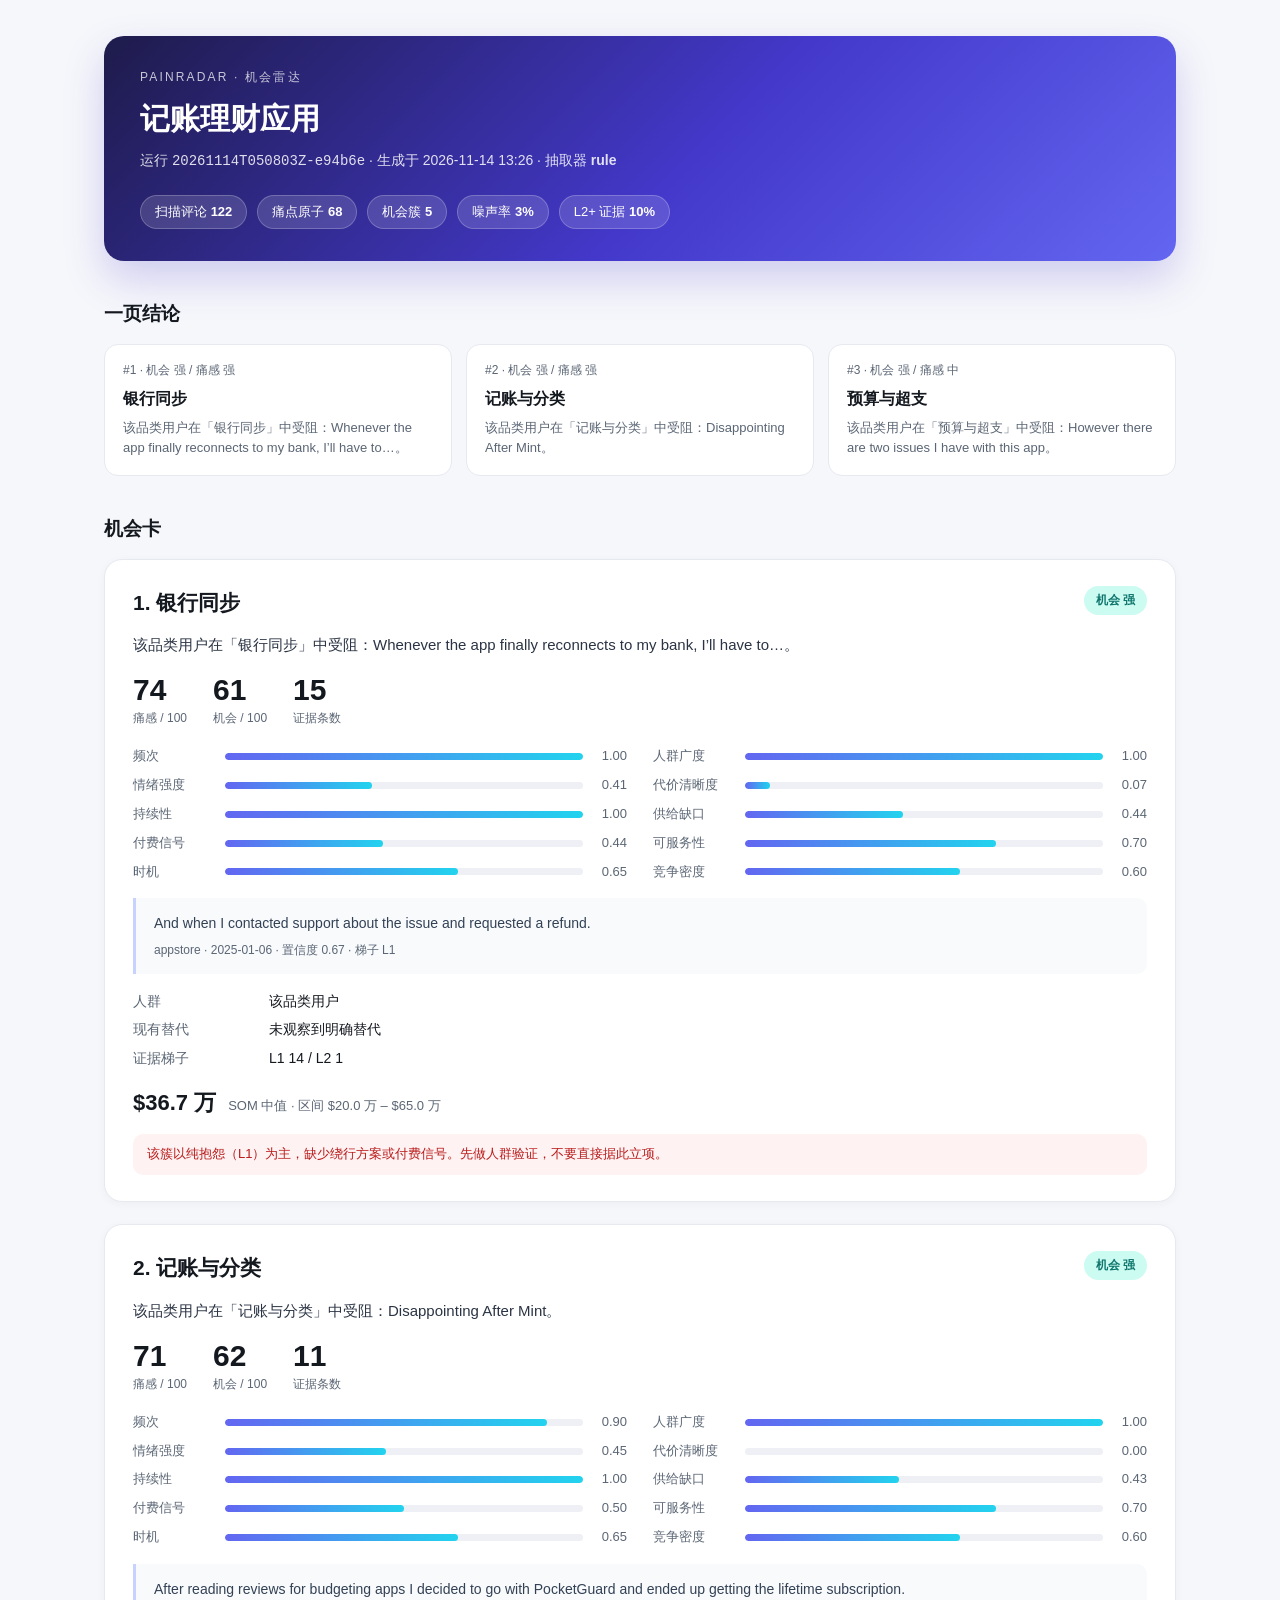
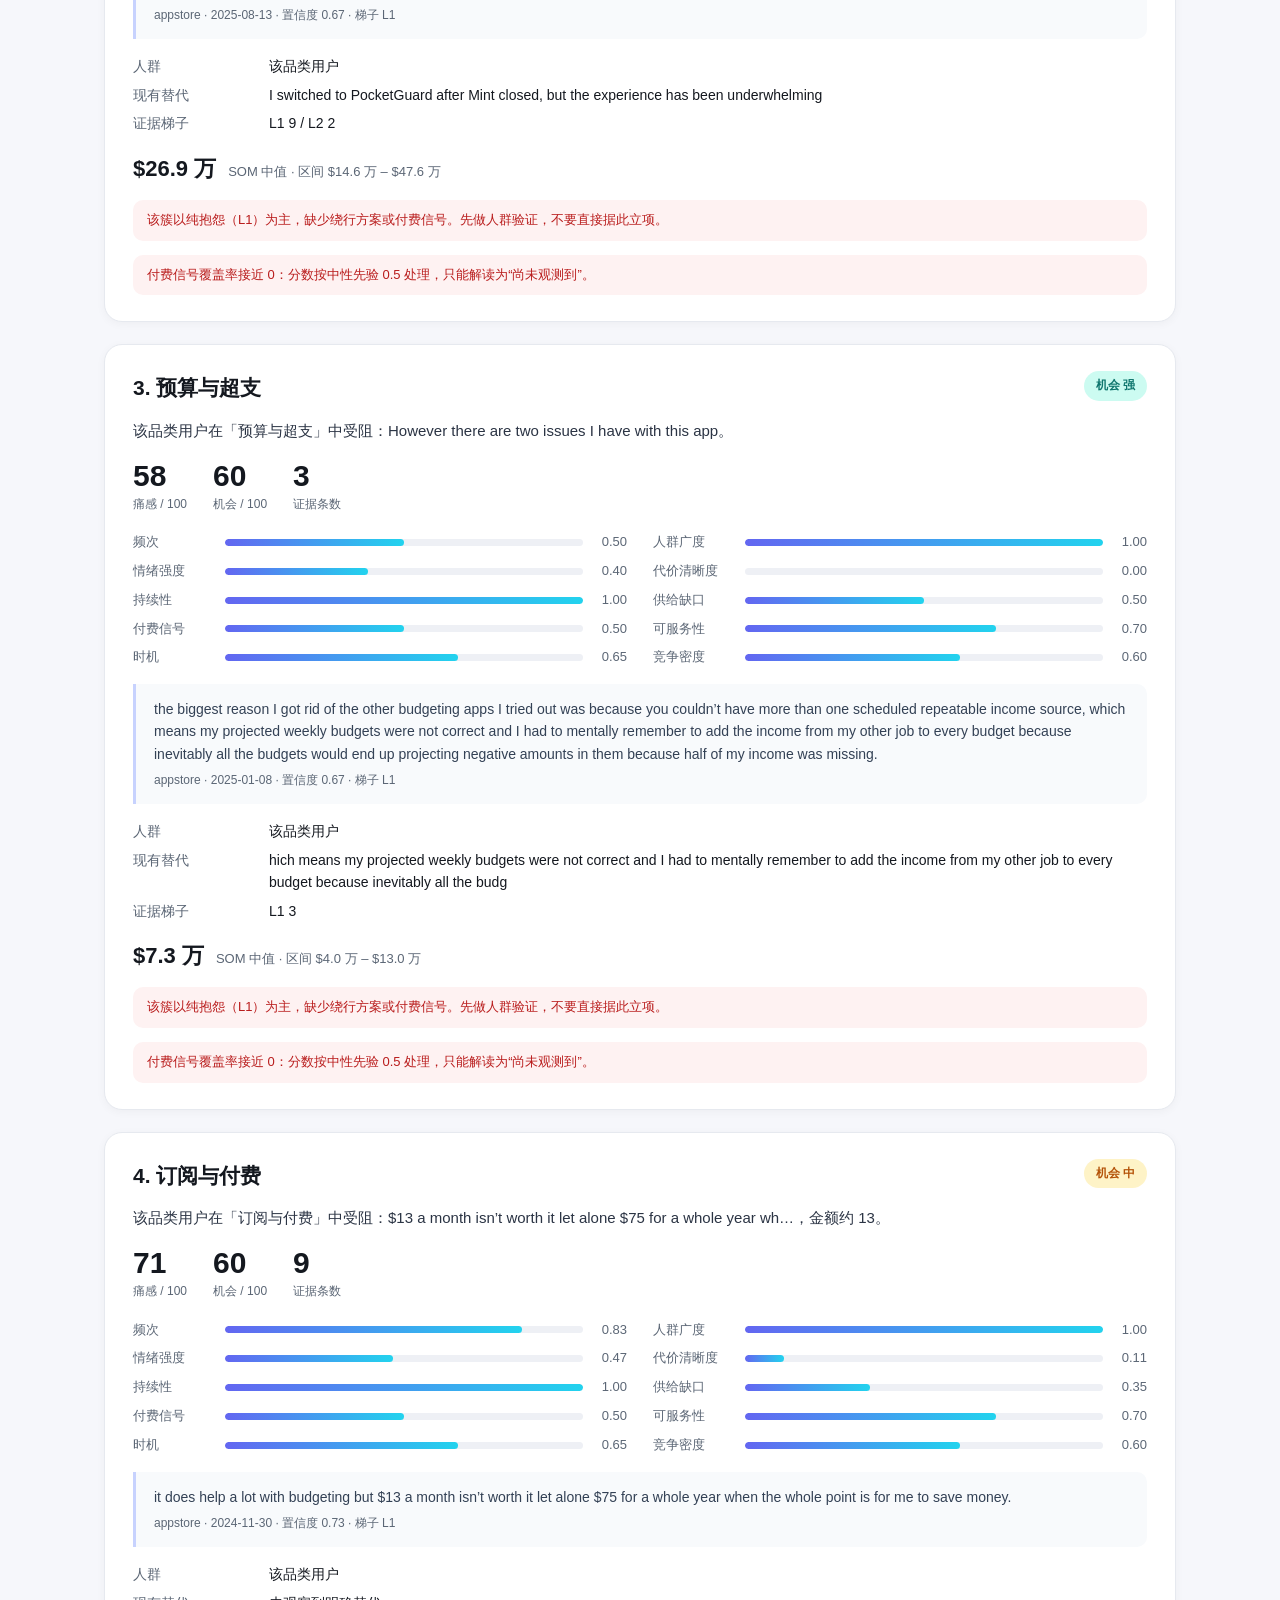
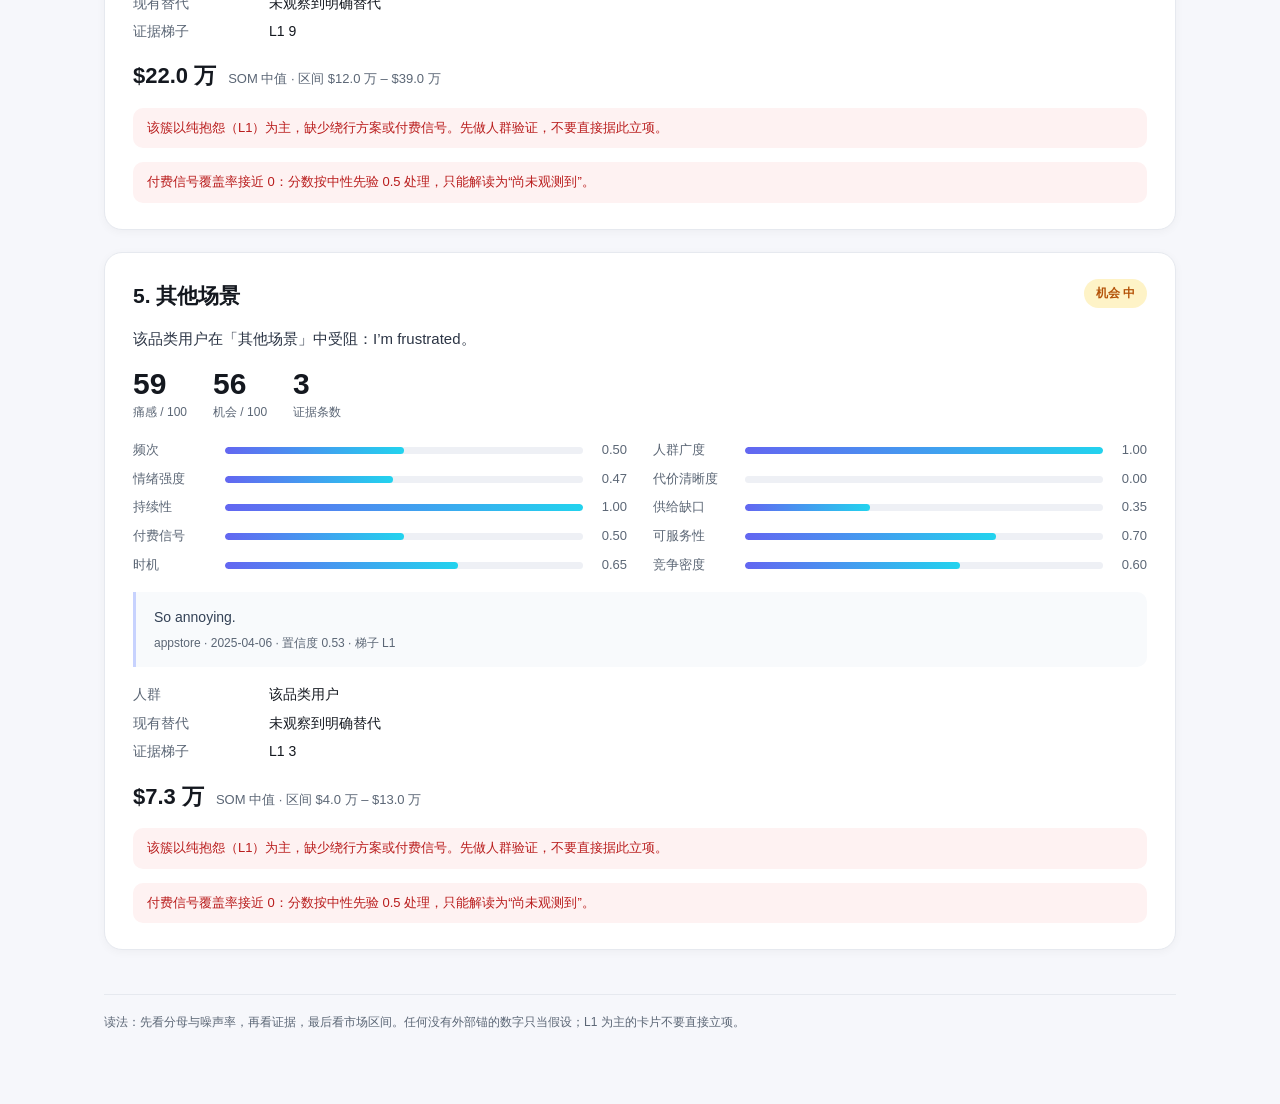
<file: reports/ui-budgeting.html>
<!doctype html><html lang='zh-CN'><head><meta charset='utf-8'><title>记账理财应用 · 机会雷达</title><style>
:root{--ink:#14181f;--muted:#5b6675;--line:#e6e9ef;--bg:#f6f7fb;--card:#fff;
--accent:#4f46e5;--strong:#0f766e;--mid:#b45309;--weak:#6b7280;--warn:#b91c1c}
*{box-sizing:border-box}
body{margin:0;background:var(--bg);color:var(--ink);
font-family:-apple-system,BlinkMacSystemFont,"Segoe UI","PingFang SC","Microsoft YaHei",sans-serif;
line-height:1.6}
.wrap{max-width:1120px;margin:0 auto;padding:36px 24px 72px}
header{background:linear-gradient(135deg,#1e1b4b,#4338ca 55%,#6366f1);color:#fff;
border-radius:20px;padding:32px 36px;box-shadow:0 18px 40px rgba(67,56,202,.22)}
header .eyebrow{font-size:12px;letter-spacing:.18em;text-transform:uppercase;opacity:.75}
header h1{margin:8px 0 6px;font-size:30px;font-weight:700}
header .sub{opacity:.85;font-size:14px}
.chips{display:flex;flex-wrap:wrap;gap:10px;margin-top:22px}
.chip{background:rgba(255,255,255,.14);border:1px solid rgba(255,255,255,.22);
border-radius:999px;padding:6px 14px;font-size:13px}
.chip b{font-weight:600}
.section{margin-top:38px}
.section h2{font-size:19px;margin:0 0 14px}
.summary{display:grid;grid-template-columns:repeat(3,1fr);gap:14px}
.sum-item{background:var(--card);border:1px solid var(--line);border-radius:14px;padding:16px 18px}
.sum-item .rank{font-size:12px;color:var(--muted)}
.sum-item .t{font-weight:600;margin:6px 0}
.sum-item .d{font-size:13px;color:var(--muted)}
.cards{display:grid;grid-template-columns:1fr;gap:22px}
.card{background:var(--card);border:1px solid var(--line);border-radius:18px;padding:26px 28px;
box-shadow:0 2px 10px rgba(20,24,31,.04)}
.card-head{display:flex;align-items:flex-start;justify-content:space-between;gap:16px}
.card h3{margin:0;font-size:21px}
.tier{font-size:12px;font-weight:700;padding:5px 12px;border-radius:999px;white-space:nowrap}
.tier.strong{background:#ccfbf1;color:var(--strong)}
.tier.mid{background:#fef3c7;color:var(--mid)}
.tier.weak{background:#f3f4f6;color:var(--weak)}
.one-liner{margin:14px 0 18px;font-size:15px;color:#2b3444}
.scores{display:flex;gap:26px;margin:16px 0 8px}
.score .n{font-size:30px;font-weight:700;line-height:1}
.score .l{font-size:12px;color:var(--muted);margin-top:4px}
.bars{margin:18px 0 8px;display:grid;grid-template-columns:repeat(2,1fr);gap:8px 26px}
.bar{display:flex;align-items:center;gap:10px;font-size:13px}
.bar .name{width:82px;color:var(--muted);flex:none}
.bar .track{flex:1;height:7px;background:#eef0f5;border-radius:999px;overflow:hidden;display:block}
.bar .fill{height:100%;background:linear-gradient(90deg,#6366f1,#22d3ee);border-radius:999px;display:block}
.bar .val{width:34px;text-align:right;color:var(--muted);font-variant-numeric:tabular-nums}
blockquote{margin:16px 0;padding:14px 18px;background:#f8fafc;border-left:3px solid #c7d2fe;
border-radius:0 10px 10px 0;color:#334155;font-size:14px}
blockquote .meta{display:block;margin-top:6px;color:var(--muted);font-size:12px}
.kv{display:grid;grid-template-columns:120px 1fr;gap:6px 16px;font-size:14px;margin-top:14px}
.kv .k{color:var(--muted)}
.warn{margin-top:14px;padding:10px 14px;border-radius:10px;background:#fef2f2;color:var(--warn);font-size:13px}
.market{margin-top:16px;display:flex;align-items:baseline;gap:12px}
.market .big{font-size:22px;font-weight:700}
.market .rng{color:var(--muted);font-size:13px}
table{width:100%;border-collapse:collapse;font-size:13px;background:var(--card);
border:1px solid var(--line);border-radius:12px;overflow:hidden}
th,td{text-align:left;padding:10px 12px;border-bottom:1px solid var(--line)}
th{background:#f9fafb;color:var(--muted);font-weight:600}
tr:last-child td{border-bottom:none}
footer{margin-top:44px;color:var(--muted);font-size:12px;border-top:1px solid var(--line);padding-top:18px}
.tag{display:inline-block;font-size:11px;padding:2px 8px;border-radius:999px;background:#eef2ff;color:#4338ca}
</style></head><body><div class='wrap'><header><div class='eyebrow'>PainRadar · 机会雷达</div><h1>记账理财应用</h1><div class='sub'>运行 <code>20261114T050803Z-e94b6e</code> · 生成于 2026-11-14 13:26 · 抽取器 <b>rule</b></div><div class='chips'><span class='chip'>扫描评论 <b>122</b></span><span class='chip'>痛点原子 <b>68</b></span><span class='chip'>机会簇 <b>5</b></span><span class='chip'>噪声率 <b>3%</b></span><span class='chip'>L2+ 证据 <b>10%</b></span></div></header><div class='section'><h2>一页结论</h2><div class='summary'><div class='sum-item'><div class='rank'>#1 · 机会 强 / 痛感 强</div><div class='t'>银行同步</div><div class='d'>该品类用户在「银行同步」中受阻：Whenever the app finally reconnects to my bank, I’ll have to…。</div></div><div class='sum-item'><div class='rank'>#2 · 机会 强 / 痛感 强</div><div class='t'>记账与分类</div><div class='d'>该品类用户在「记账与分类」中受阻：Disappointing After Mint。</div></div><div class='sum-item'><div class='rank'>#3 · 机会 强 / 痛感 中</div><div class='t'>预算与超支</div><div class='d'>该品类用户在「预算与超支」中受阻：However there are two issues I have with this app。</div></div></div></div><div class='section'><h2>机会卡</h2><div class='cards'><div class='card'><div class='card-head'><h3>1. 银行同步</h3><span class='tier strong'>机会 强</span></div><div class='one-liner'>该品类用户在「银行同步」中受阻：Whenever the app finally reconnects to my bank, I’ll have to…。</div><div class='scores'><div class='score'><div class='n'>74</div><div class='l'>痛感 / 100</div></div><div class='score'><div class='n'>61</div><div class='l'>机会 / 100</div></div><div class='score'><div class='n'>15</div><div class='l'>证据条数</div></div></div><div class='bars'><div class="bar"><span class="name">频次</span><span class="track"><span class="fill" style="width:100%"></span></span><span class="val">1.00</span></div><div class="bar"><span class="name">人群广度</span><span class="track"><span class="fill" style="width:100%"></span></span><span class="val">1.00</span></div><div class="bar"><span class="name">情绪强度</span><span class="track"><span class="fill" style="width:41%"></span></span><span class="val">0.41</span></div><div class="bar"><span class="name">代价清晰度</span><span class="track"><span class="fill" style="width:7%"></span></span><span class="val">0.07</span></div><div class="bar"><span class="name">持续性</span><span class="track"><span class="fill" style="width:100%"></span></span><span class="val">1.00</span></div><div class="bar"><span class="name">供给缺口</span><span class="track"><span class="fill" style="width:44%"></span></span><span class="val">0.44</span></div><div class="bar"><span class="name">付费信号</span><span class="track"><span class="fill" style="width:44%"></span></span><span class="val">0.44</span></div><div class="bar"><span class="name">可服务性</span><span class="track"><span class="fill" style="width:70%"></span></span><span class="val">0.70</span></div><div class="bar"><span class="name">时机</span><span class="track"><span class="fill" style="width:65%"></span></span><span class="val">0.65</span></div><div class="bar"><span class="name">竞争密度</span><span class="track"><span class="fill" style="width:60%"></span></span><span class="val">0.60</span></div></div><blockquote>And when I contacted support about the issue and requested a refund.<span class='meta'>appstore · 2025-01-06 · 置信度 0.67 · 梯子 L1</span></blockquote><div class='kv'><span class='k'>人群</span><span>该品类用户</span><span class='k'>现有替代</span><span>未观察到明确替代</span><span class='k'>证据梯子</span><span>L1 14 / L2 1</span></div><div class='market'><span class='big'>$36.7 万</span><span class='rng'>SOM 中值 · 区间 $20.0 万 – $65.0 万</span></div><div class='warn'>该簇以纯抱怨（L1）为主，缺少绕行方案或付费信号。先做人群验证，不要直接据此立项。</div></div><div class='card'><div class='card-head'><h3>2. 记账与分类</h3><span class='tier strong'>机会 强</span></div><div class='one-liner'>该品类用户在「记账与分类」中受阻：Disappointing After Mint。</div><div class='scores'><div class='score'><div class='n'>71</div><div class='l'>痛感 / 100</div></div><div class='score'><div class='n'>62</div><div class='l'>机会 / 100</div></div><div class='score'><div class='n'>11</div><div class='l'>证据条数</div></div></div><div class='bars'><div class="bar"><span class="name">频次</span><span class="track"><span class="fill" style="width:90%"></span></span><span class="val">0.90</span></div><div class="bar"><span class="name">人群广度</span><span class="track"><span class="fill" style="width:100%"></span></span><span class="val">1.00</span></div><div class="bar"><span class="name">情绪强度</span><span class="track"><span class="fill" style="width:45%"></span></span><span class="val">0.45</span></div><div class="bar"><span class="name">代价清晰度</span><span class="track"><span class="fill" style="width:0%"></span></span><span class="val">0.00</span></div><div class="bar"><span class="name">持续性</span><span class="track"><span class="fill" style="width:100%"></span></span><span class="val">1.00</span></div><div class="bar"><span class="name">供给缺口</span><span class="track"><span class="fill" style="width:43%"></span></span><span class="val">0.43</span></div><div class="bar"><span class="name">付费信号</span><span class="track"><span class="fill" style="width:50%"></span></span><span class="val">0.50</span></div><div class="bar"><span class="name">可服务性</span><span class="track"><span class="fill" style="width:70%"></span></span><span class="val">0.70</span></div><div class="bar"><span class="name">时机</span><span class="track"><span class="fill" style="width:65%"></span></span><span class="val">0.65</span></div><div class="bar"><span class="name">竞争密度</span><span class="track"><span class="fill" style="width:60%"></span></span><span class="val">0.60</span></div></div><blockquote>After reading reviews for budgeting apps I decided to go with PocketGuard and ended up getting the lifetime subscription.<span class='meta'>appstore · 2025-08-13 · 置信度 0.67 · 梯子 L1</span></blockquote><div class='kv'><span class='k'>人群</span><span>该品类用户</span><span class='k'>现有替代</span><span>I switched to PocketGuard after Mint closed, but the experience has been underwhelming</span><span class='k'>证据梯子</span><span>L1 9 / L2 2</span></div><div class='market'><span class='big'>$26.9 万</span><span class='rng'>SOM 中值 · 区间 $14.6 万 – $47.6 万</span></div><div class='warn'>该簇以纯抱怨（L1）为主，缺少绕行方案或付费信号。先做人群验证，不要直接据此立项。</div><div class='warn'>付费信号覆盖率接近 0：分数按中性先验 0.5 处理，只能解读为“尚未观测到”。</div></div><div class='card'><div class='card-head'><h3>3. 预算与超支</h3><span class='tier strong'>机会 强</span></div><div class='one-liner'>该品类用户在「预算与超支」中受阻：However there are two issues I have with this app。</div><div class='scores'><div class='score'><div class='n'>58</div><div class='l'>痛感 / 100</div></div><div class='score'><div class='n'>60</div><div class='l'>机会 / 100</div></div><div class='score'><div class='n'>3</div><div class='l'>证据条数</div></div></div><div class='bars'><div class="bar"><span class="name">频次</span><span class="track"><span class="fill" style="width:50%"></span></span><span class="val">0.50</span></div><div class="bar"><span class="name">人群广度</span><span class="track"><span class="fill" style="width:100%"></span></span><span class="val">1.00</span></div><div class="bar"><span class="name">情绪强度</span><span class="track"><span class="fill" style="width:40%"></span></span><span class="val">0.40</span></div><div class="bar"><span class="name">代价清晰度</span><span class="track"><span class="fill" style="width:0%"></span></span><span class="val">0.00</span></div><div class="bar"><span class="name">持续性</span><span class="track"><span class="fill" style="width:100%"></span></span><span class="val">1.00</span></div><div class="bar"><span class="name">供给缺口</span><span class="track"><span class="fill" style="width:50%"></span></span><span class="val">0.50</span></div><div class="bar"><span class="name">付费信号</span><span class="track"><span class="fill" style="width:50%"></span></span><span class="val">0.50</span></div><div class="bar"><span class="name">可服务性</span><span class="track"><span class="fill" style="width:70%"></span></span><span class="val">0.70</span></div><div class="bar"><span class="name">时机</span><span class="track"><span class="fill" style="width:65%"></span></span><span class="val">0.65</span></div><div class="bar"><span class="name">竞争密度</span><span class="track"><span class="fill" style="width:60%"></span></span><span class="val">0.60</span></div></div><blockquote>the biggest reason I got rid of the other budgeting apps I tried out was because you couldn’t have more than one scheduled repeatable income source, which means my projected weekly budgets were not correct and I had to mentally remember to add the income from my other job to every budget because inevitably all the budgets would end up projecting negative amounts in them because half of my income was missing.<span class='meta'>appstore · 2025-01-08 · 置信度 0.67 · 梯子 L1</span></blockquote><div class='kv'><span class='k'>人群</span><span>该品类用户</span><span class='k'>现有替代</span><span>hich means my projected weekly budgets were not correct and I had to mentally remember to add the income from my other job to every budget because inevitably all the budg</span><span class='k'>证据梯子</span><span>L1 3</span></div><div class='market'><span class='big'>$7.3 万</span><span class='rng'>SOM 中值 · 区间 $4.0 万 – $13.0 万</span></div><div class='warn'>该簇以纯抱怨（L1）为主，缺少绕行方案或付费信号。先做人群验证，不要直接据此立项。</div><div class='warn'>付费信号覆盖率接近 0：分数按中性先验 0.5 处理，只能解读为“尚未观测到”。</div></div><div class='card'><div class='card-head'><h3>4. 订阅与付费</h3><span class='tier mid'>机会 中</span></div><div class='one-liner'>该品类用户在「订阅与付费」中受阻：$13 a month isn’t worth it let alone $75 for a whole year wh…，金额约 13。</div><div class='scores'><div class='score'><div class='n'>71</div><div class='l'>痛感 / 100</div></div><div class='score'><div class='n'>60</div><div class='l'>机会 / 100</div></div><div class='score'><div class='n'>9</div><div class='l'>证据条数</div></div></div><div class='bars'><div class="bar"><span class="name">频次</span><span class="track"><span class="fill" style="width:83%"></span></span><span class="val">0.83</span></div><div class="bar"><span class="name">人群广度</span><span class="track"><span class="fill" style="width:100%"></span></span><span class="val">1.00</span></div><div class="bar"><span class="name">情绪强度</span><span class="track"><span class="fill" style="width:47%"></span></span><span class="val">0.47</span></div><div class="bar"><span class="name">代价清晰度</span><span class="track"><span class="fill" style="width:11%"></span></span><span class="val">0.11</span></div><div class="bar"><span class="name">持续性</span><span class="track"><span class="fill" style="width:100%"></span></span><span class="val">1.00</span></div><div class="bar"><span class="name">供给缺口</span><span class="track"><span class="fill" style="width:35%"></span></span><span class="val">0.35</span></div><div class="bar"><span class="name">付费信号</span><span class="track"><span class="fill" style="width:50%"></span></span><span class="val">0.50</span></div><div class="bar"><span class="name">可服务性</span><span class="track"><span class="fill" style="width:70%"></span></span><span class="val">0.70</span></div><div class="bar"><span class="name">时机</span><span class="track"><span class="fill" style="width:65%"></span></span><span class="val">0.65</span></div><div class="bar"><span class="name">竞争密度</span><span class="track"><span class="fill" style="width:60%"></span></span><span class="val">0.60</span></div></div><blockquote>it does help a lot with budgeting but $13 a month isn’t worth it let alone $75 for a whole year when the whole point is for me to save money.<span class='meta'>appstore · 2024-11-30 · 置信度 0.73 · 梯子 L1</span></blockquote><div class='kv'><span class='k'>人群</span><span>该品类用户</span><span class='k'>现有替代</span><span>未观察到明确替代</span><span class='k'>证据梯子</span><span>L1 9</span></div><div class='market'><span class='big'>$22.0 万</span><span class='rng'>SOM 中值 · 区间 $12.0 万 – $39.0 万</span></div><div class='warn'>该簇以纯抱怨（L1）为主，缺少绕行方案或付费信号。先做人群验证，不要直接据此立项。</div><div class='warn'>付费信号覆盖率接近 0：分数按中性先验 0.5 处理，只能解读为“尚未观测到”。</div></div><div class='card'><div class='card-head'><h3>5. 其他场景</h3><span class='tier mid'>机会 中</span></div><div class='one-liner'>该品类用户在「其他场景」中受阻：I’m frustrated。</div><div class='scores'><div class='score'><div class='n'>59</div><div class='l'>痛感 / 100</div></div><div class='score'><div class='n'>56</div><div class='l'>机会 / 100</div></div><div class='score'><div class='n'>3</div><div class='l'>证据条数</div></div></div><div class='bars'><div class="bar"><span class="name">频次</span><span class="track"><span class="fill" style="width:50%"></span></span><span class="val">0.50</span></div><div class="bar"><span class="name">人群广度</span><span class="track"><span class="fill" style="width:100%"></span></span><span class="val">1.00</span></div><div class="bar"><span class="name">情绪强度</span><span class="track"><span class="fill" style="width:47%"></span></span><span class="val">0.47</span></div><div class="bar"><span class="name">代价清晰度</span><span class="track"><span class="fill" style="width:0%"></span></span><span class="val">0.00</span></div><div class="bar"><span class="name">持续性</span><span class="track"><span class="fill" style="width:100%"></span></span><span class="val">1.00</span></div><div class="bar"><span class="name">供给缺口</span><span class="track"><span class="fill" style="width:35%"></span></span><span class="val">0.35</span></div><div class="bar"><span class="name">付费信号</span><span class="track"><span class="fill" style="width:50%"></span></span><span class="val">0.50</span></div><div class="bar"><span class="name">可服务性</span><span class="track"><span class="fill" style="width:70%"></span></span><span class="val">0.70</span></div><div class="bar"><span class="name">时机</span><span class="track"><span class="fill" style="width:65%"></span></span><span class="val">0.65</span></div><div class="bar"><span class="name">竞争密度</span><span class="track"><span class="fill" style="width:60%"></span></span><span class="val">0.60</span></div></div><blockquote>So annoying.<span class='meta'>appstore · 2025-04-06 · 置信度 0.53 · 梯子 L1</span></blockquote><div class='kv'><span class='k'>人群</span><span>该品类用户</span><span class='k'>现有替代</span><span>未观察到明确替代</span><span class='k'>证据梯子</span><span>L1 3</span></div><div class='market'><span class='big'>$7.3 万</span><span class='rng'>SOM 中值 · 区间 $4.0 万 – $13.0 万</span></div><div class='warn'>该簇以纯抱怨（L1）为主，缺少绕行方案或付费信号。先做人群验证，不要直接据此立项。</div><div class='warn'>付费信号覆盖率接近 0：分数按中性先验 0.5 处理，只能解读为“尚未观测到”。</div></div></div></div><footer>读法：先看分母与噪声率，再看证据，最后看市场区间。任何没有外部锚的数字只当假设；L1 为主的卡片不要直接立项。</footer></div></body></html>
</file>
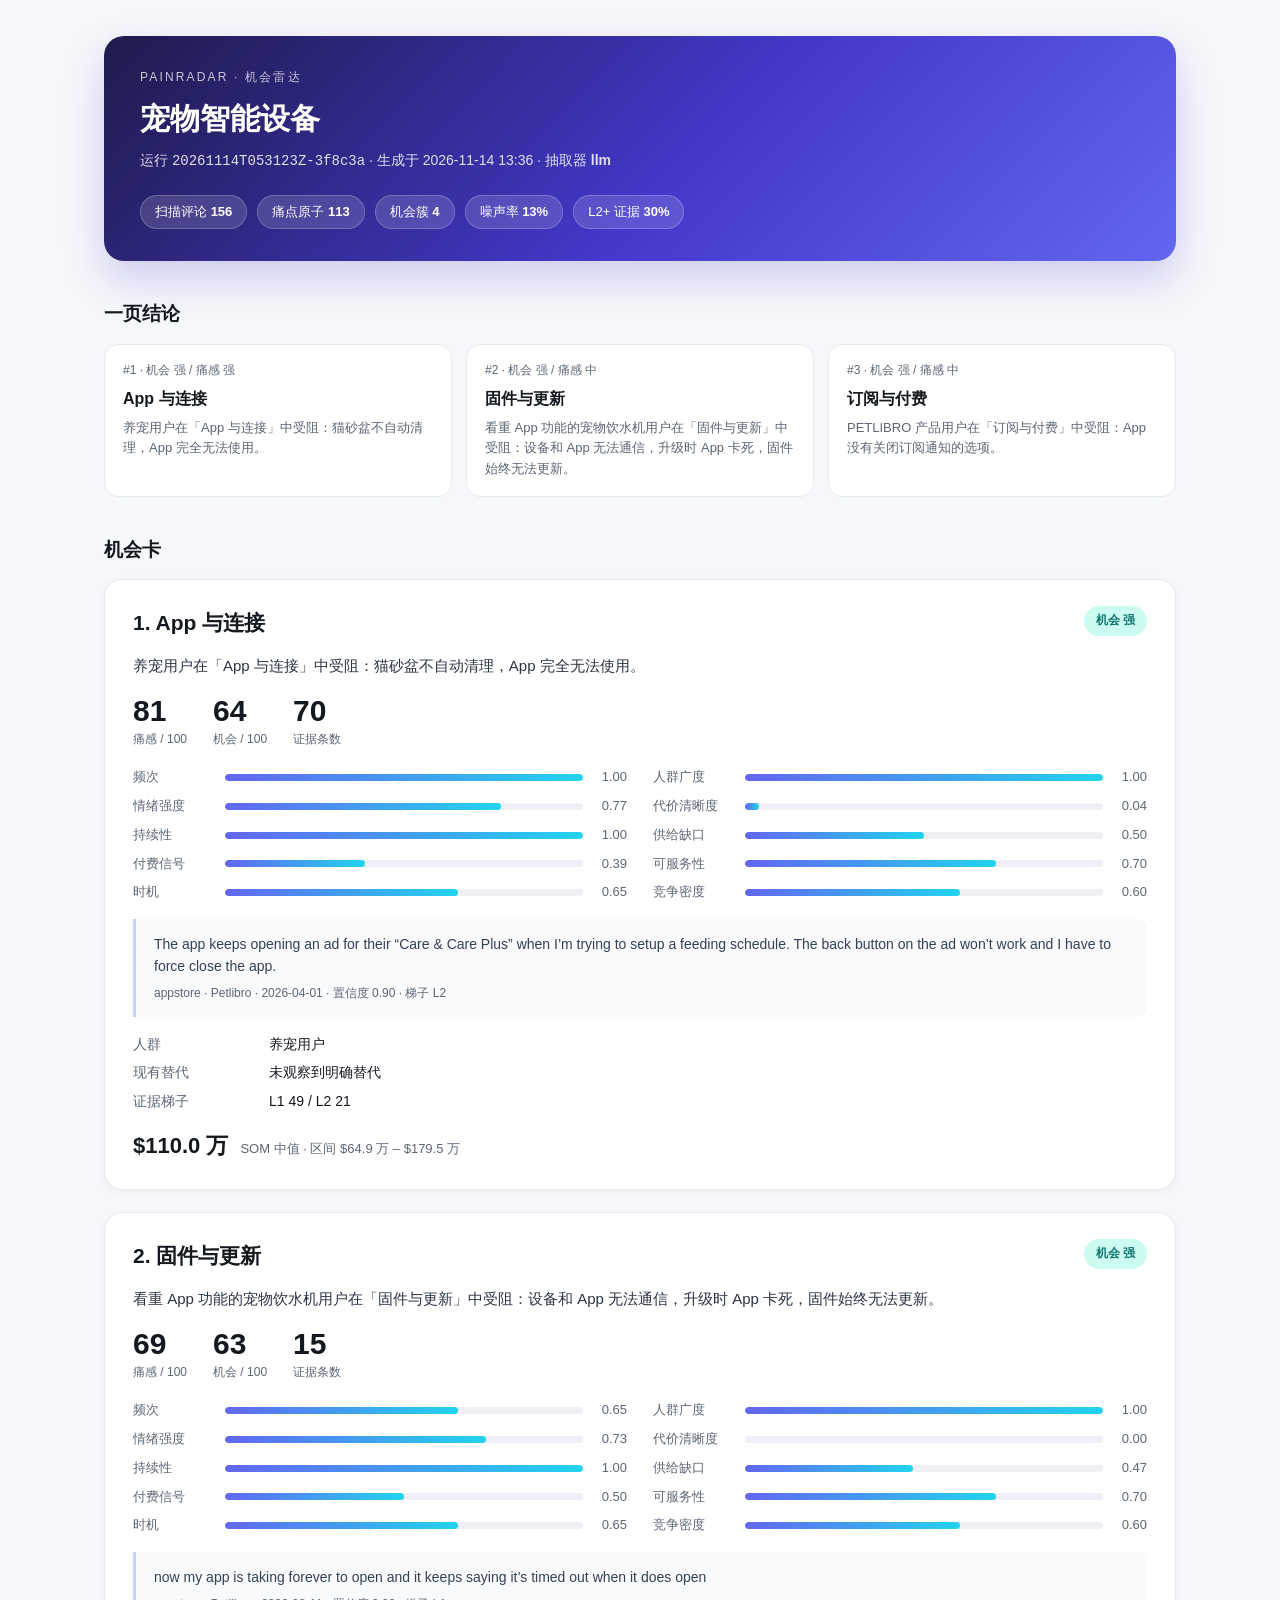
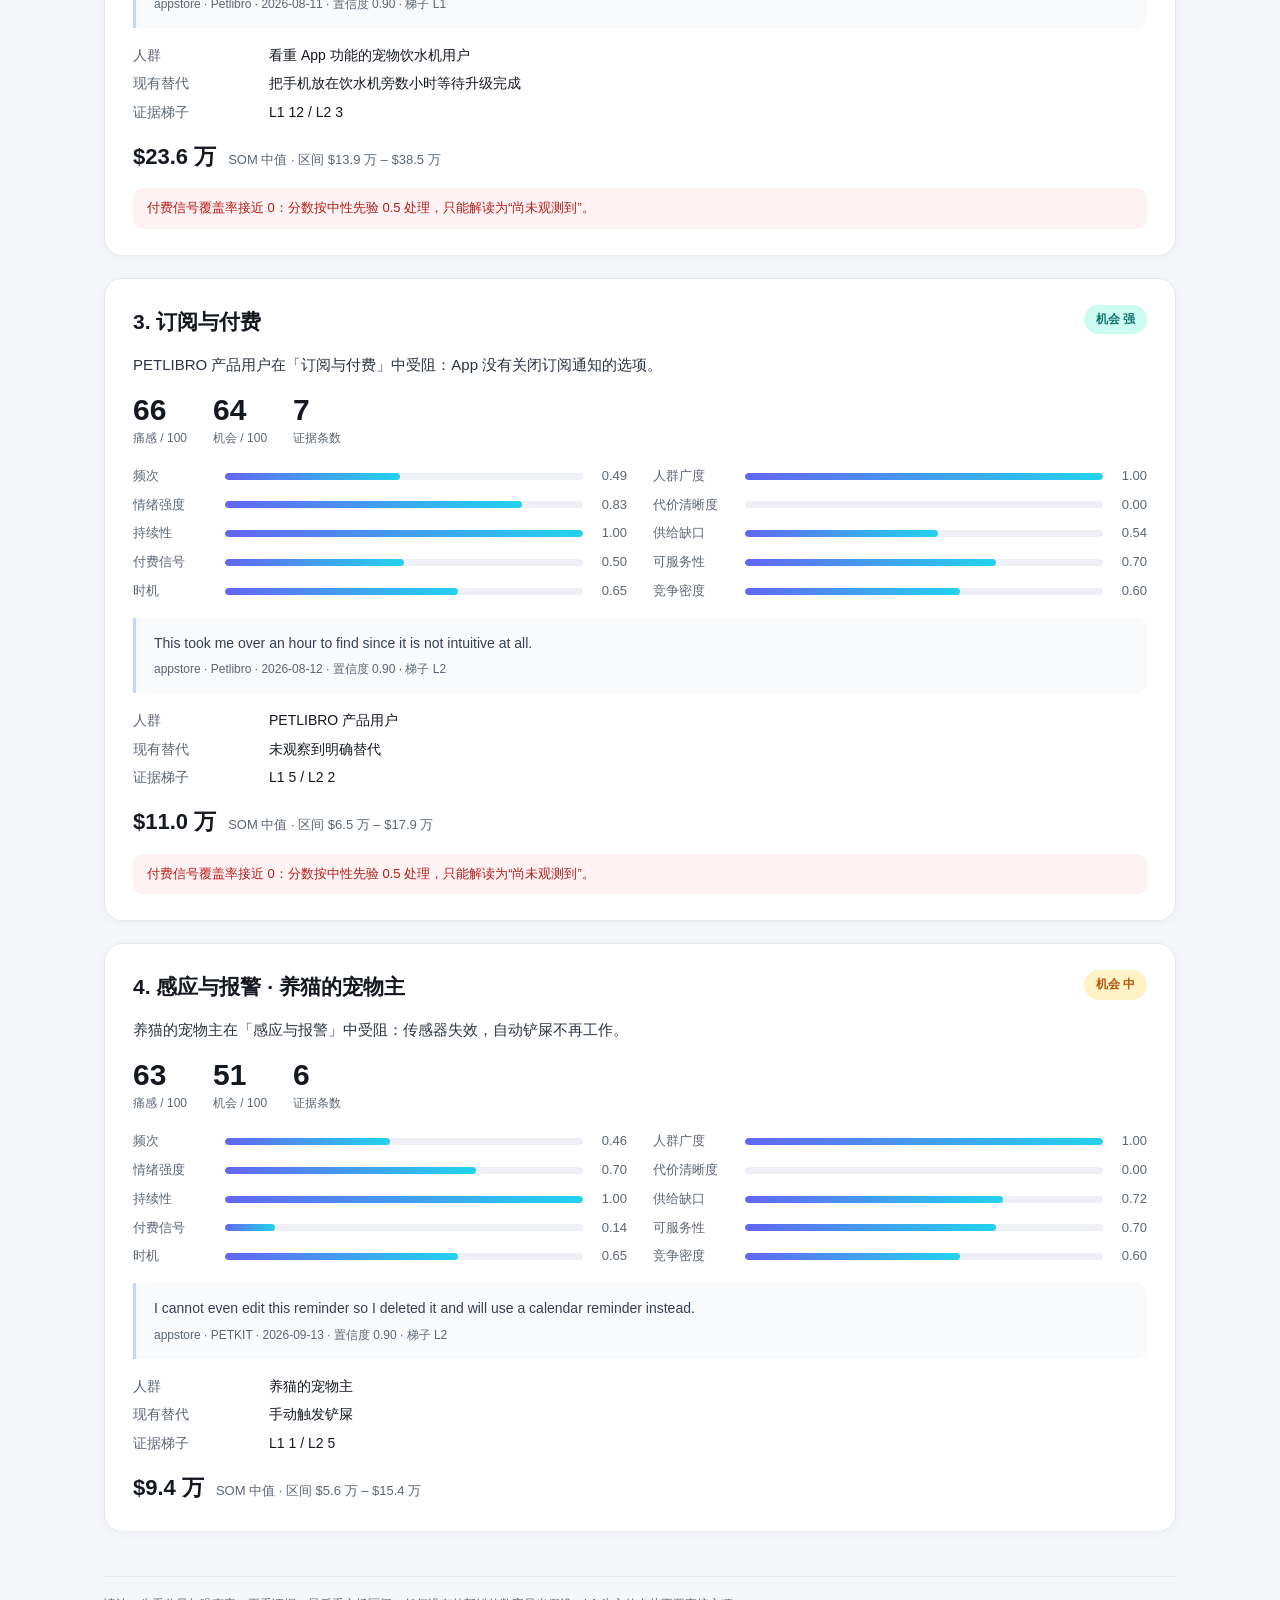
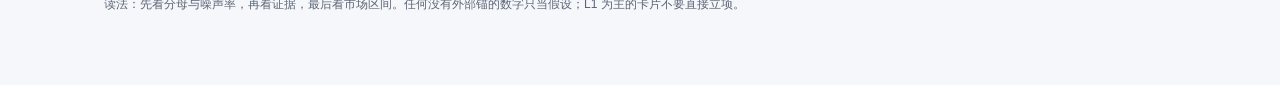
<file: reports/ui-demo-v2.html>
<!doctype html><html lang='zh-CN'><head><meta charset='utf-8'><title>宠物智能设备 · 机会雷达</title><style>
:root{--ink:#14181f;--muted:#5b6675;--line:#e6e9ef;--bg:#f6f7fb;--card:#fff;
--accent:#4f46e5;--strong:#0f766e;--mid:#b45309;--weak:#6b7280;--warn:#b91c1c}
*{box-sizing:border-box}
body{margin:0;background:var(--bg);color:var(--ink);
font-family:-apple-system,BlinkMacSystemFont,"Segoe UI","PingFang SC","Microsoft YaHei",sans-serif;
line-height:1.6}
.wrap{max-width:1120px;margin:0 auto;padding:36px 24px 72px}
header{background:linear-gradient(135deg,#1e1b4b,#4338ca 55%,#6366f1);color:#fff;
border-radius:20px;padding:32px 36px;box-shadow:0 18px 40px rgba(67,56,202,.22)}
header .eyebrow{font-size:12px;letter-spacing:.18em;text-transform:uppercase;opacity:.75}
header h1{margin:8px 0 6px;font-size:30px;font-weight:700}
header .sub{opacity:.85;font-size:14px}
.chips{display:flex;flex-wrap:wrap;gap:10px;margin-top:22px}
.chip{background:rgba(255,255,255,.14);border:1px solid rgba(255,255,255,.22);
border-radius:999px;padding:6px 14px;font-size:13px}
.chip b{font-weight:600}
.section{margin-top:38px}
.section h2{font-size:19px;margin:0 0 14px}
.summary{display:grid;grid-template-columns:repeat(3,1fr);gap:14px}
.sum-item{background:var(--card);border:1px solid var(--line);border-radius:14px;padding:16px 18px}
.sum-item .rank{font-size:12px;color:var(--muted)}
.sum-item .t{font-weight:600;margin:6px 0}
.sum-item .d{font-size:13px;color:var(--muted)}
.cards{display:grid;grid-template-columns:1fr;gap:22px}
.card{background:var(--card);border:1px solid var(--line);border-radius:18px;padding:26px 28px;
box-shadow:0 2px 10px rgba(20,24,31,.04)}
.card-head{display:flex;align-items:flex-start;justify-content:space-between;gap:16px}
.card h3{margin:0;font-size:21px}
.tier{font-size:12px;font-weight:700;padding:5px 12px;border-radius:999px;white-space:nowrap}
.tier.strong{background:#ccfbf1;color:var(--strong)}
.tier.mid{background:#fef3c7;color:var(--mid)}
.tier.weak{background:#f3f4f6;color:var(--weak)}
.one-liner{margin:14px 0 18px;font-size:15px;color:#2b3444}
.scores{display:flex;gap:26px;margin:16px 0 8px}
.score .n{font-size:30px;font-weight:700;line-height:1}
.score .l{font-size:12px;color:var(--muted);margin-top:4px}
.bars{margin:18px 0 8px;display:grid;grid-template-columns:repeat(2,1fr);gap:8px 26px}
.bar{display:flex;align-items:center;gap:10px;font-size:13px}
.bar .name{width:82px;color:var(--muted);flex:none}
.bar .track{flex:1;height:7px;background:#eef0f5;border-radius:999px;overflow:hidden;display:block}
.bar .fill{height:100%;background:linear-gradient(90deg,#6366f1,#22d3ee);border-radius:999px;display:block}
.bar .val{width:34px;text-align:right;color:var(--muted);font-variant-numeric:tabular-nums}
blockquote{margin:16px 0;padding:14px 18px;background:#f8fafc;border-left:3px solid #c7d2fe;
border-radius:0 10px 10px 0;color:#334155;font-size:14px}
blockquote .meta{display:block;margin-top:6px;color:var(--muted);font-size:12px}
.kv{display:grid;grid-template-columns:120px 1fr;gap:6px 16px;font-size:14px;margin-top:14px}
.kv .k{color:var(--muted)}
.warn{margin-top:14px;padding:10px 14px;border-radius:10px;background:#fef2f2;color:var(--warn);font-size:13px}
.market{margin-top:16px;display:flex;align-items:baseline;gap:12px}
.market .big{font-size:22px;font-weight:700}
.market .rng{color:var(--muted);font-size:13px}
table{width:100%;border-collapse:collapse;font-size:13px;background:var(--card);
border:1px solid var(--line);border-radius:12px;overflow:hidden}
th,td{text-align:left;padding:10px 12px;border-bottom:1px solid var(--line)}
th{background:#f9fafb;color:var(--muted);font-weight:600}
tr:last-child td{border-bottom:none}
footer{margin-top:44px;color:var(--muted);font-size:12px;border-top:1px solid var(--line);padding-top:18px}
.tag{display:inline-block;font-size:11px;padding:2px 8px;border-radius:999px;background:#eef2ff;color:#4338ca}
</style></head><body><div class='wrap'><header><div class='eyebrow'>PainRadar · 机会雷达</div><h1>宠物智能设备</h1><div class='sub'>运行 <code>20261114T053123Z-3f8c3a</code> · 生成于 2026-11-14 13:36 · 抽取器 <b>llm</b></div><div class='chips'><span class='chip'>扫描评论 <b>156</b></span><span class='chip'>痛点原子 <b>113</b></span><span class='chip'>机会簇 <b>4</b></span><span class='chip'>噪声率 <b>13%</b></span><span class='chip'>L2+ 证据 <b>30%</b></span></div></header><div class='section'><h2>一页结论</h2><div class='summary'><div class='sum-item'><div class='rank'>#1 · 机会 强 / 痛感 强</div><div class='t'>App 与连接</div><div class='d'>养宠用户在「App 与连接」中受阻：猫砂盆不自动清理，App 完全无法使用。</div></div><div class='sum-item'><div class='rank'>#2 · 机会 强 / 痛感 中</div><div class='t'>固件与更新</div><div class='d'>看重 App 功能的宠物饮水机用户在「固件与更新」中受阻：设备和 App 无法通信，升级时 App 卡死，固件始终无法更新。</div></div><div class='sum-item'><div class='rank'>#3 · 机会 强 / 痛感 中</div><div class='t'>订阅与付费</div><div class='d'>PETLIBRO 产品用户在「订阅与付费」中受阻：App 没有关闭订阅通知的选项。</div></div></div></div><div class='section'><h2>机会卡</h2><div class='cards'><div class='card'><div class='card-head'><h3>1. App 与连接</h3><span class='tier strong'>机会 强</span></div><div class='one-liner'>养宠用户在「App 与连接」中受阻：猫砂盆不自动清理，App 完全无法使用。</div><div class='scores'><div class='score'><div class='n'>81</div><div class='l'>痛感 / 100</div></div><div class='score'><div class='n'>64</div><div class='l'>机会 / 100</div></div><div class='score'><div class='n'>70</div><div class='l'>证据条数</div></div></div><div class='bars'><div class="bar"><span class="name">频次</span><span class="track"><span class="fill" style="width:100%"></span></span><span class="val">1.00</span></div><div class="bar"><span class="name">人群广度</span><span class="track"><span class="fill" style="width:100%"></span></span><span class="val">1.00</span></div><div class="bar"><span class="name">情绪强度</span><span class="track"><span class="fill" style="width:77%"></span></span><span class="val">0.77</span></div><div class="bar"><span class="name">代价清晰度</span><span class="track"><span class="fill" style="width:4%"></span></span><span class="val">0.04</span></div><div class="bar"><span class="name">持续性</span><span class="track"><span class="fill" style="width:100%"></span></span><span class="val">1.00</span></div><div class="bar"><span class="name">供给缺口</span><span class="track"><span class="fill" style="width:50%"></span></span><span class="val">0.50</span></div><div class="bar"><span class="name">付费信号</span><span class="track"><span class="fill" style="width:39%"></span></span><span class="val">0.39</span></div><div class="bar"><span class="name">可服务性</span><span class="track"><span class="fill" style="width:70%"></span></span><span class="val">0.70</span></div><div class="bar"><span class="name">时机</span><span class="track"><span class="fill" style="width:65%"></span></span><span class="val">0.65</span></div><div class="bar"><span class="name">竞争密度</span><span class="track"><span class="fill" style="width:60%"></span></span><span class="val">0.60</span></div></div><blockquote>The app keeps opening an ad for their “Care &amp; Care Plus” when I’m trying to setup a feeding schedule. The back button on the ad won’t work and I have to force close the app.<span class='meta'>appstore · Petlibro · 2026-04-01 · 置信度 0.90 · 梯子 L2</span></blockquote><div class='kv'><span class='k'>人群</span><span>养宠用户</span><span class='k'>现有替代</span><span>未观察到明确替代</span><span class='k'>证据梯子</span><span>L1 49 / L2 21</span></div><div class='market'><span class='big'>$110.0 万</span><span class='rng'>SOM 中值 · 区间 $64.9 万 – $179.5 万</span></div></div><div class='card'><div class='card-head'><h3>2. 固件与更新</h3><span class='tier strong'>机会 强</span></div><div class='one-liner'>看重 App 功能的宠物饮水机用户在「固件与更新」中受阻：设备和 App 无法通信，升级时 App 卡死，固件始终无法更新。</div><div class='scores'><div class='score'><div class='n'>69</div><div class='l'>痛感 / 100</div></div><div class='score'><div class='n'>63</div><div class='l'>机会 / 100</div></div><div class='score'><div class='n'>15</div><div class='l'>证据条数</div></div></div><div class='bars'><div class="bar"><span class="name">频次</span><span class="track"><span class="fill" style="width:65%"></span></span><span class="val">0.65</span></div><div class="bar"><span class="name">人群广度</span><span class="track"><span class="fill" style="width:100%"></span></span><span class="val">1.00</span></div><div class="bar"><span class="name">情绪强度</span><span class="track"><span class="fill" style="width:73%"></span></span><span class="val">0.73</span></div><div class="bar"><span class="name">代价清晰度</span><span class="track"><span class="fill" style="width:0%"></span></span><span class="val">0.00</span></div><div class="bar"><span class="name">持续性</span><span class="track"><span class="fill" style="width:100%"></span></span><span class="val">1.00</span></div><div class="bar"><span class="name">供给缺口</span><span class="track"><span class="fill" style="width:47%"></span></span><span class="val">0.47</span></div><div class="bar"><span class="name">付费信号</span><span class="track"><span class="fill" style="width:50%"></span></span><span class="val">0.50</span></div><div class="bar"><span class="name">可服务性</span><span class="track"><span class="fill" style="width:70%"></span></span><span class="val">0.70</span></div><div class="bar"><span class="name">时机</span><span class="track"><span class="fill" style="width:65%"></span></span><span class="val">0.65</span></div><div class="bar"><span class="name">竞争密度</span><span class="track"><span class="fill" style="width:60%"></span></span><span class="val">0.60</span></div></div><blockquote>now my app is taking forever to open and it keeps saying it’s timed out when it does open<span class='meta'>appstore · Petlibro · 2026-08-11 · 置信度 0.90 · 梯子 L1</span></blockquote><div class='kv'><span class='k'>人群</span><span>看重 App 功能的宠物饮水机用户</span><span class='k'>现有替代</span><span>把手机放在饮水机旁数小时等待升级完成</span><span class='k'>证据梯子</span><span>L1 12 / L2 3</span></div><div class='market'><span class='big'>$23.6 万</span><span class='rng'>SOM 中值 · 区间 $13.9 万 – $38.5 万</span></div><div class='warn'>付费信号覆盖率接近 0：分数按中性先验 0.5 处理，只能解读为“尚未观测到”。</div></div><div class='card'><div class='card-head'><h3>3. 订阅与付费</h3><span class='tier strong'>机会 强</span></div><div class='one-liner'>PETLIBRO 产品用户在「订阅与付费」中受阻：App 没有关闭订阅通知的选项。</div><div class='scores'><div class='score'><div class='n'>66</div><div class='l'>痛感 / 100</div></div><div class='score'><div class='n'>64</div><div class='l'>机会 / 100</div></div><div class='score'><div class='n'>7</div><div class='l'>证据条数</div></div></div><div class='bars'><div class="bar"><span class="name">频次</span><span class="track"><span class="fill" style="width:49%"></span></span><span class="val">0.49</span></div><div class="bar"><span class="name">人群广度</span><span class="track"><span class="fill" style="width:100%"></span></span><span class="val">1.00</span></div><div class="bar"><span class="name">情绪强度</span><span class="track"><span class="fill" style="width:83%"></span></span><span class="val">0.83</span></div><div class="bar"><span class="name">代价清晰度</span><span class="track"><span class="fill" style="width:0%"></span></span><span class="val">0.00</span></div><div class="bar"><span class="name">持续性</span><span class="track"><span class="fill" style="width:100%"></span></span><span class="val">1.00</span></div><div class="bar"><span class="name">供给缺口</span><span class="track"><span class="fill" style="width:54%"></span></span><span class="val">0.54</span></div><div class="bar"><span class="name">付费信号</span><span class="track"><span class="fill" style="width:50%"></span></span><span class="val">0.50</span></div><div class="bar"><span class="name">可服务性</span><span class="track"><span class="fill" style="width:70%"></span></span><span class="val">0.70</span></div><div class="bar"><span class="name">时机</span><span class="track"><span class="fill" style="width:65%"></span></span><span class="val">0.65</span></div><div class="bar"><span class="name">竞争密度</span><span class="track"><span class="fill" style="width:60%"></span></span><span class="val">0.60</span></div></div><blockquote>This took me over an hour to find since it is not intuitive at all.<span class='meta'>appstore · Petlibro · 2026-08-12 · 置信度 0.90 · 梯子 L2</span></blockquote><div class='kv'><span class='k'>人群</span><span>PETLIBRO 产品用户</span><span class='k'>现有替代</span><span>未观察到明确替代</span><span class='k'>证据梯子</span><span>L1 5 / L2 2</span></div><div class='market'><span class='big'>$11.0 万</span><span class='rng'>SOM 中值 · 区间 $6.5 万 – $17.9 万</span></div><div class='warn'>付费信号覆盖率接近 0：分数按中性先验 0.5 处理，只能解读为“尚未观测到”。</div></div><div class='card'><div class='card-head'><h3>4. 感应与报警 · 养猫的宠物主</h3><span class='tier mid'>机会 中</span></div><div class='one-liner'>养猫的宠物主在「感应与报警」中受阻：传感器失效，自动铲屎不再工作。</div><div class='scores'><div class='score'><div class='n'>63</div><div class='l'>痛感 / 100</div></div><div class='score'><div class='n'>51</div><div class='l'>机会 / 100</div></div><div class='score'><div class='n'>6</div><div class='l'>证据条数</div></div></div><div class='bars'><div class="bar"><span class="name">频次</span><span class="track"><span class="fill" style="width:46%"></span></span><span class="val">0.46</span></div><div class="bar"><span class="name">人群广度</span><span class="track"><span class="fill" style="width:100%"></span></span><span class="val">1.00</span></div><div class="bar"><span class="name">情绪强度</span><span class="track"><span class="fill" style="width:70%"></span></span><span class="val">0.70</span></div><div class="bar"><span class="name">代价清晰度</span><span class="track"><span class="fill" style="width:0%"></span></span><span class="val">0.00</span></div><div class="bar"><span class="name">持续性</span><span class="track"><span class="fill" style="width:100%"></span></span><span class="val">1.00</span></div><div class="bar"><span class="name">供给缺口</span><span class="track"><span class="fill" style="width:72%"></span></span><span class="val">0.72</span></div><div class="bar"><span class="name">付费信号</span><span class="track"><span class="fill" style="width:14%"></span></span><span class="val">0.14</span></div><div class="bar"><span class="name">可服务性</span><span class="track"><span class="fill" style="width:70%"></span></span><span class="val">0.70</span></div><div class="bar"><span class="name">时机</span><span class="track"><span class="fill" style="width:65%"></span></span><span class="val">0.65</span></div><div class="bar"><span class="name">竞争密度</span><span class="track"><span class="fill" style="width:60%"></span></span><span class="val">0.60</span></div></div><blockquote>I cannot even edit this reminder so I deleted it and will use a calendar reminder instead.<span class='meta'>appstore · PETKIT · 2026-09-13 · 置信度 0.90 · 梯子 L2</span></blockquote><div class='kv'><span class='k'>人群</span><span>养猫的宠物主</span><span class='k'>现有替代</span><span>手动触发铲屎</span><span class='k'>证据梯子</span><span>L1 1 / L2 5</span></div><div class='market'><span class='big'>$9.4 万</span><span class='rng'>SOM 中值 · 区间 $5.6 万 – $15.4 万</span></div></div></div></div><footer>读法：先看分母与噪声率，再看证据，最后看市场区间。任何没有外部锚的数字只当假设；L1 为主的卡片不要直接立项。</footer></div></body></html>
</file>
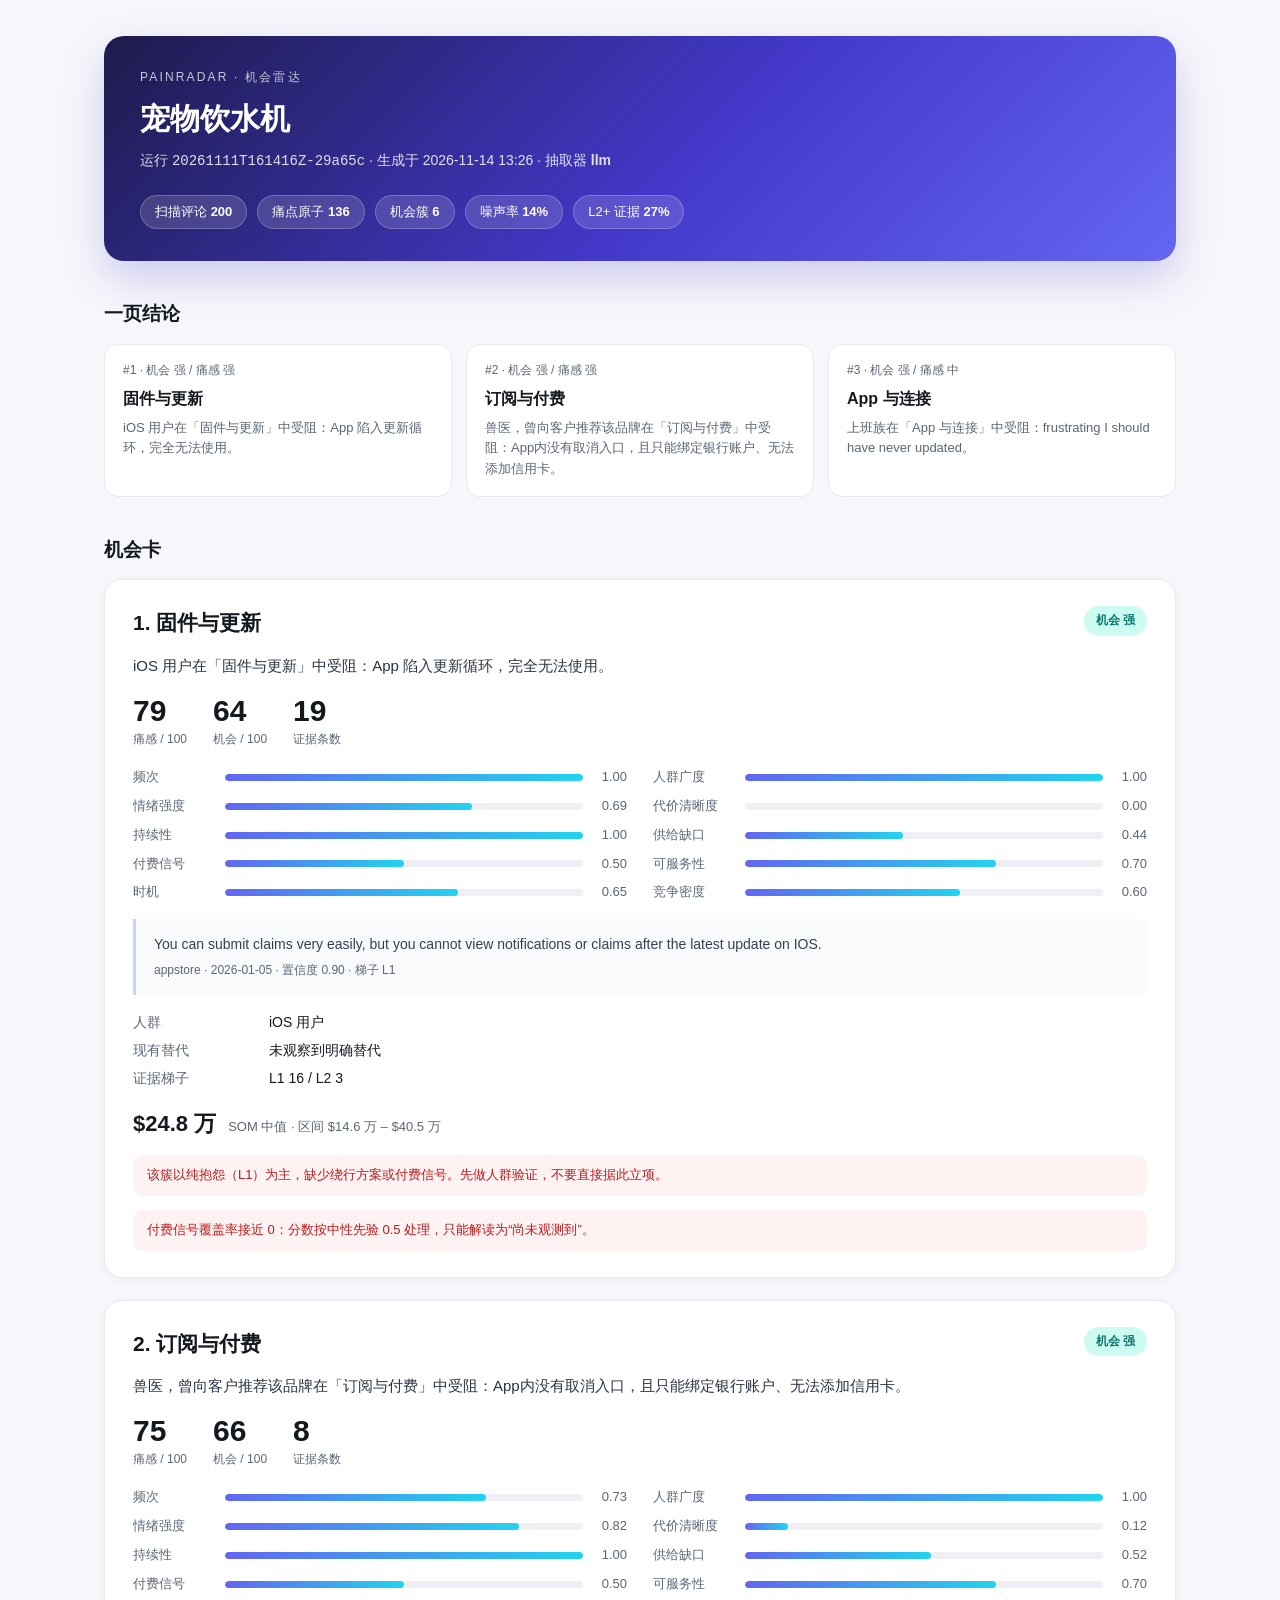
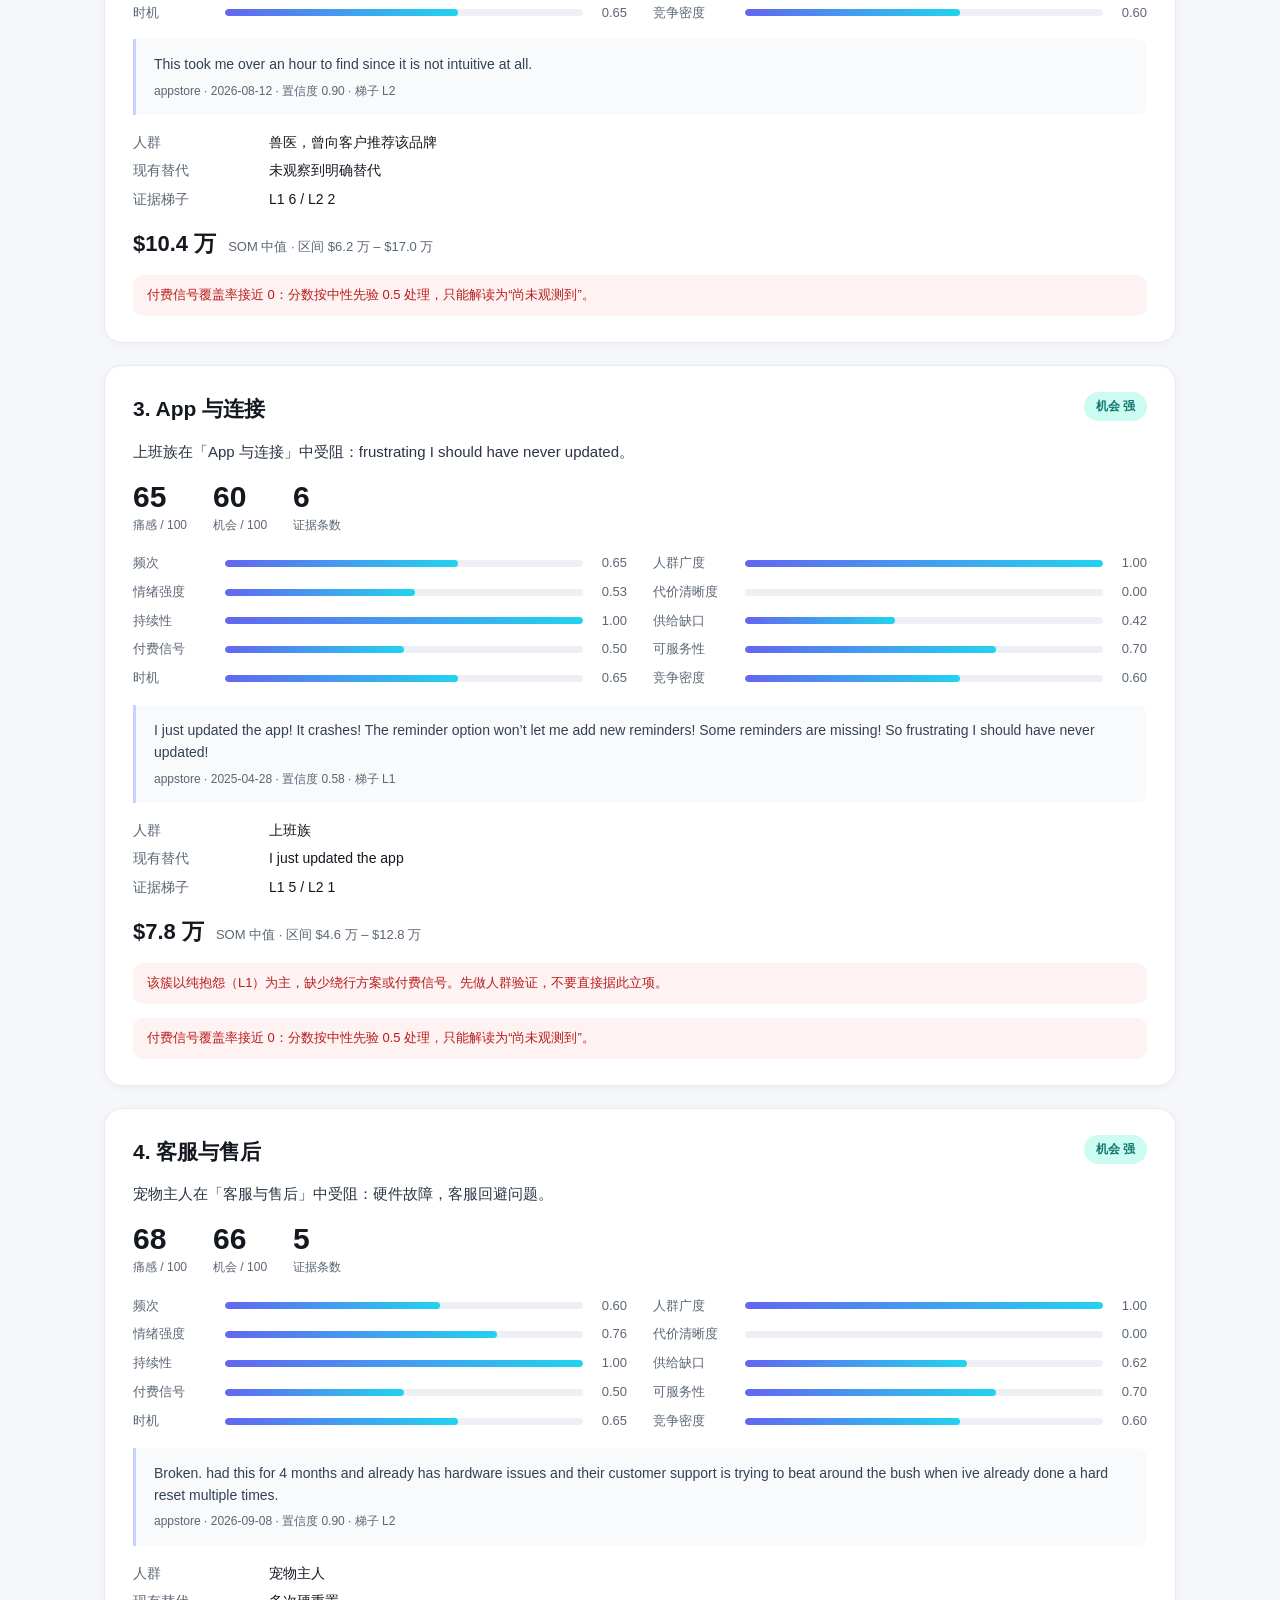
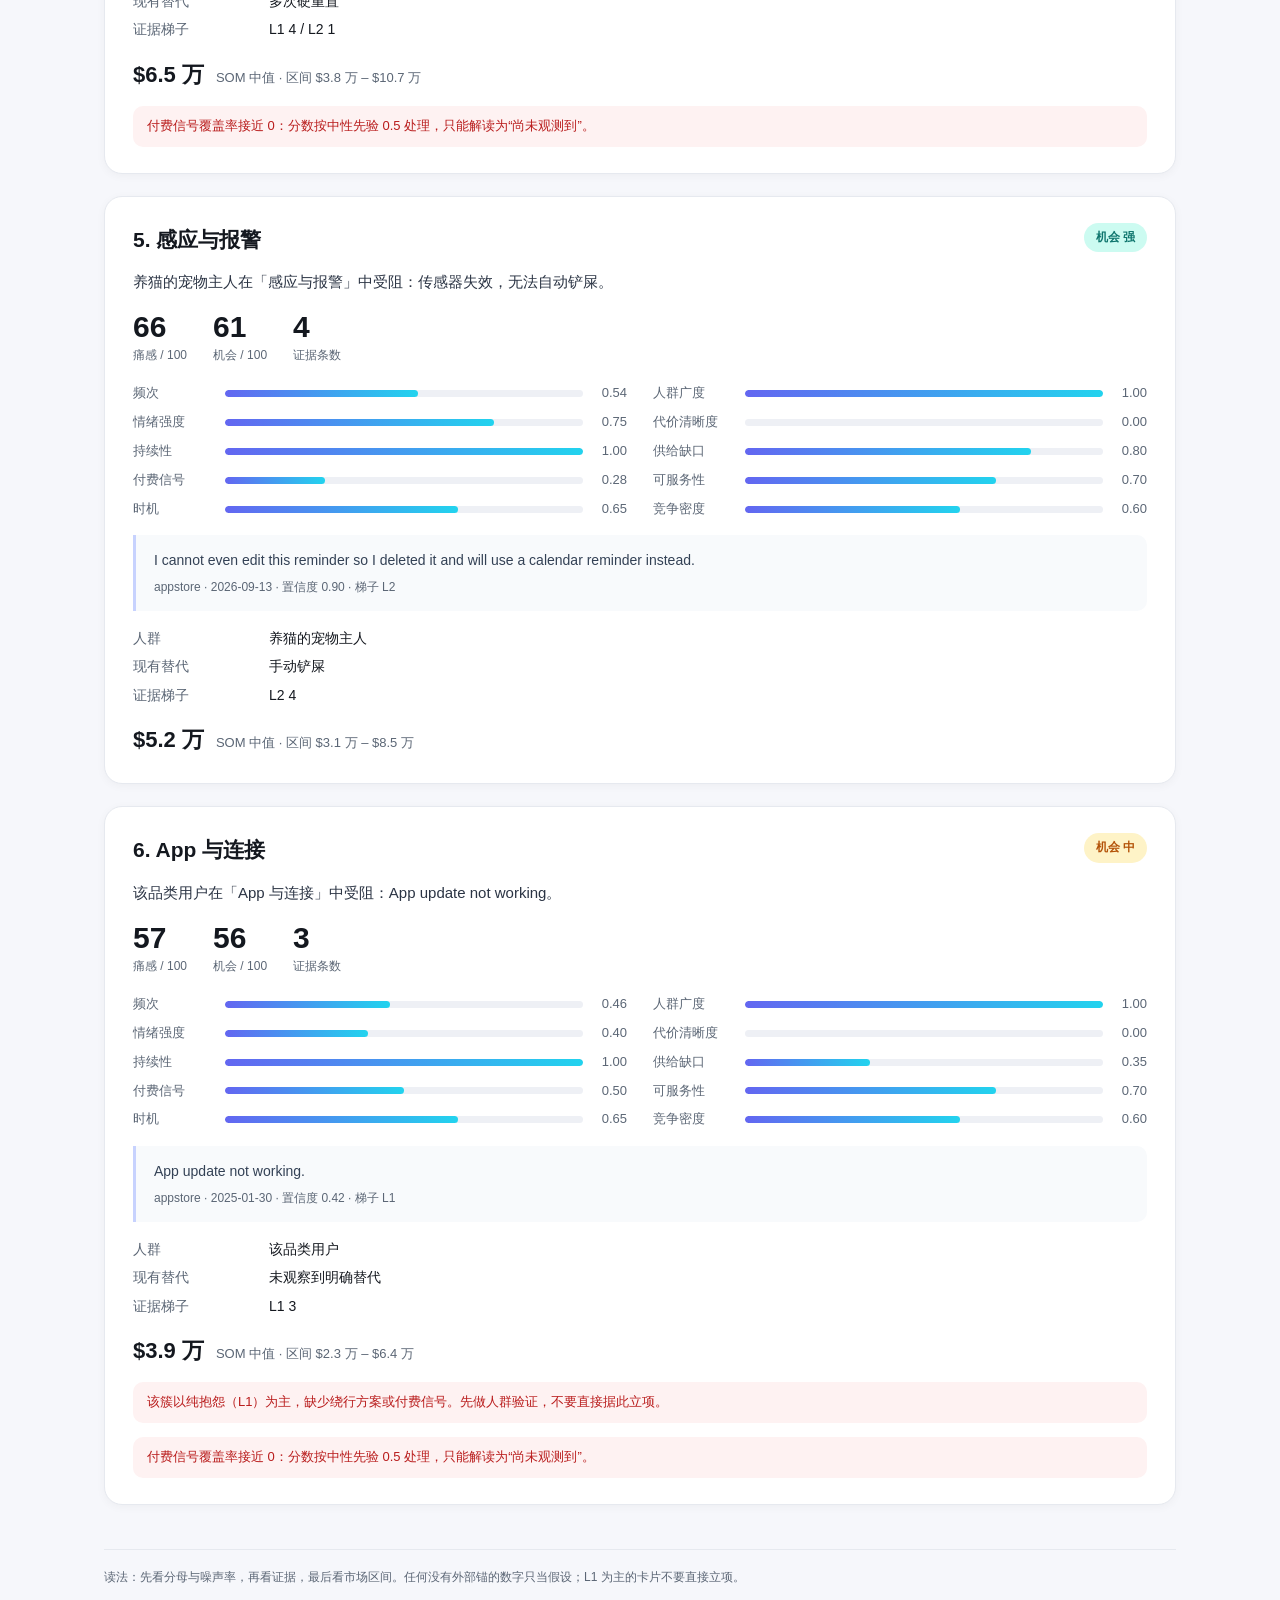
<file: reports/ui-demo.html>
<!doctype html><html lang='zh-CN'><head><meta charset='utf-8'><title>宠物饮水机 · 机会雷达</title><style>
:root{--ink:#14181f;--muted:#5b6675;--line:#e6e9ef;--bg:#f6f7fb;--card:#fff;
--accent:#4f46e5;--strong:#0f766e;--mid:#b45309;--weak:#6b7280;--warn:#b91c1c}
*{box-sizing:border-box}
body{margin:0;background:var(--bg);color:var(--ink);
font-family:-apple-system,BlinkMacSystemFont,"Segoe UI","PingFang SC","Microsoft YaHei",sans-serif;
line-height:1.6}
.wrap{max-width:1120px;margin:0 auto;padding:36px 24px 72px}
header{background:linear-gradient(135deg,#1e1b4b,#4338ca 55%,#6366f1);color:#fff;
border-radius:20px;padding:32px 36px;box-shadow:0 18px 40px rgba(67,56,202,.22)}
header .eyebrow{font-size:12px;letter-spacing:.18em;text-transform:uppercase;opacity:.75}
header h1{margin:8px 0 6px;font-size:30px;font-weight:700}
header .sub{opacity:.85;font-size:14px}
.chips{display:flex;flex-wrap:wrap;gap:10px;margin-top:22px}
.chip{background:rgba(255,255,255,.14);border:1px solid rgba(255,255,255,.22);
border-radius:999px;padding:6px 14px;font-size:13px}
.chip b{font-weight:600}
.section{margin-top:38px}
.section h2{font-size:19px;margin:0 0 14px}
.summary{display:grid;grid-template-columns:repeat(3,1fr);gap:14px}
.sum-item{background:var(--card);border:1px solid var(--line);border-radius:14px;padding:16px 18px}
.sum-item .rank{font-size:12px;color:var(--muted)}
.sum-item .t{font-weight:600;margin:6px 0}
.sum-item .d{font-size:13px;color:var(--muted)}
.cards{display:grid;grid-template-columns:1fr;gap:22px}
.card{background:var(--card);border:1px solid var(--line);border-radius:18px;padding:26px 28px;
box-shadow:0 2px 10px rgba(20,24,31,.04)}
.card-head{display:flex;align-items:flex-start;justify-content:space-between;gap:16px}
.card h3{margin:0;font-size:21px}
.tier{font-size:12px;font-weight:700;padding:5px 12px;border-radius:999px;white-space:nowrap}
.tier.strong{background:#ccfbf1;color:var(--strong)}
.tier.mid{background:#fef3c7;color:var(--mid)}
.tier.weak{background:#f3f4f6;color:var(--weak)}
.one-liner{margin:14px 0 18px;font-size:15px;color:#2b3444}
.scores{display:flex;gap:26px;margin:16px 0 8px}
.score .n{font-size:30px;font-weight:700;line-height:1}
.score .l{font-size:12px;color:var(--muted);margin-top:4px}
.bars{margin:18px 0 8px;display:grid;grid-template-columns:repeat(2,1fr);gap:8px 26px}
.bar{display:flex;align-items:center;gap:10px;font-size:13px}
.bar .name{width:82px;color:var(--muted);flex:none}
.bar .track{flex:1;height:7px;background:#eef0f5;border-radius:999px;overflow:hidden;display:block}
.bar .fill{height:100%;background:linear-gradient(90deg,#6366f1,#22d3ee);border-radius:999px;display:block}
.bar .val{width:34px;text-align:right;color:var(--muted);font-variant-numeric:tabular-nums}
blockquote{margin:16px 0;padding:14px 18px;background:#f8fafc;border-left:3px solid #c7d2fe;
border-radius:0 10px 10px 0;color:#334155;font-size:14px}
blockquote .meta{display:block;margin-top:6px;color:var(--muted);font-size:12px}
.kv{display:grid;grid-template-columns:120px 1fr;gap:6px 16px;font-size:14px;margin-top:14px}
.kv .k{color:var(--muted)}
.warn{margin-top:14px;padding:10px 14px;border-radius:10px;background:#fef2f2;color:var(--warn);font-size:13px}
.market{margin-top:16px;display:flex;align-items:baseline;gap:12px}
.market .big{font-size:22px;font-weight:700}
.market .rng{color:var(--muted);font-size:13px}
table{width:100%;border-collapse:collapse;font-size:13px;background:var(--card);
border:1px solid var(--line);border-radius:12px;overflow:hidden}
th,td{text-align:left;padding:10px 12px;border-bottom:1px solid var(--line)}
th{background:#f9fafb;color:var(--muted);font-weight:600}
tr:last-child td{border-bottom:none}
footer{margin-top:44px;color:var(--muted);font-size:12px;border-top:1px solid var(--line);padding-top:18px}
.tag{display:inline-block;font-size:11px;padding:2px 8px;border-radius:999px;background:#eef2ff;color:#4338ca}
</style></head><body><div class='wrap'><header><div class='eyebrow'>PainRadar · 机会雷达</div><h1>宠物饮水机</h1><div class='sub'>运行 <code>20261111T161416Z-29a65c</code> · 生成于 2026-11-14 13:26 · 抽取器 <b>llm</b></div><div class='chips'><span class='chip'>扫描评论 <b>200</b></span><span class='chip'>痛点原子 <b>136</b></span><span class='chip'>机会簇 <b>6</b></span><span class='chip'>噪声率 <b>14%</b></span><span class='chip'>L2+ 证据 <b>27%</b></span></div></header><div class='section'><h2>一页结论</h2><div class='summary'><div class='sum-item'><div class='rank'>#1 · 机会 强 / 痛感 强</div><div class='t'>固件与更新</div><div class='d'>iOS 用户在「固件与更新」中受阻：App 陷入更新循环，完全无法使用。</div></div><div class='sum-item'><div class='rank'>#2 · 机会 强 / 痛感 强</div><div class='t'>订阅与付费</div><div class='d'>兽医，曾向客户推荐该品牌在「订阅与付费」中受阻：App内没有取消入口，且只能绑定银行账户、无法添加信用卡。</div></div><div class='sum-item'><div class='rank'>#3 · 机会 强 / 痛感 中</div><div class='t'>App 与连接</div><div class='d'>上班族在「App 与连接」中受阻：frustrating I should have never updated。</div></div></div></div><div class='section'><h2>机会卡</h2><div class='cards'><div class='card'><div class='card-head'><h3>1. 固件与更新</h3><span class='tier strong'>机会 强</span></div><div class='one-liner'>iOS 用户在「固件与更新」中受阻：App 陷入更新循环，完全无法使用。</div><div class='scores'><div class='score'><div class='n'>79</div><div class='l'>痛感 / 100</div></div><div class='score'><div class='n'>64</div><div class='l'>机会 / 100</div></div><div class='score'><div class='n'>19</div><div class='l'>证据条数</div></div></div><div class='bars'><div class="bar"><span class="name">频次</span><span class="track"><span class="fill" style="width:100%"></span></span><span class="val">1.00</span></div><div class="bar"><span class="name">人群广度</span><span class="track"><span class="fill" style="width:100%"></span></span><span class="val">1.00</span></div><div class="bar"><span class="name">情绪强度</span><span class="track"><span class="fill" style="width:69%"></span></span><span class="val">0.69</span></div><div class="bar"><span class="name">代价清晰度</span><span class="track"><span class="fill" style="width:0%"></span></span><span class="val">0.00</span></div><div class="bar"><span class="name">持续性</span><span class="track"><span class="fill" style="width:100%"></span></span><span class="val">1.00</span></div><div class="bar"><span class="name">供给缺口</span><span class="track"><span class="fill" style="width:44%"></span></span><span class="val">0.44</span></div><div class="bar"><span class="name">付费信号</span><span class="track"><span class="fill" style="width:50%"></span></span><span class="val">0.50</span></div><div class="bar"><span class="name">可服务性</span><span class="track"><span class="fill" style="width:70%"></span></span><span class="val">0.70</span></div><div class="bar"><span class="name">时机</span><span class="track"><span class="fill" style="width:65%"></span></span><span class="val">0.65</span></div><div class="bar"><span class="name">竞争密度</span><span class="track"><span class="fill" style="width:60%"></span></span><span class="val">0.60</span></div></div><blockquote>You can submit claims very easily, but you cannot view notifications or claims after the latest update on IOS.<span class='meta'>appstore · 2026-01-05 · 置信度 0.90 · 梯子 L1</span></blockquote><div class='kv'><span class='k'>人群</span><span>iOS 用户</span><span class='k'>现有替代</span><span>未观察到明确替代</span><span class='k'>证据梯子</span><span>L1 16 / L2 3</span></div><div class='market'><span class='big'>$24.8 万</span><span class='rng'>SOM 中值 · 区间 $14.6 万 – $40.5 万</span></div><div class='warn'>该簇以纯抱怨（L1）为主，缺少绕行方案或付费信号。先做人群验证，不要直接据此立项。</div><div class='warn'>付费信号覆盖率接近 0：分数按中性先验 0.5 处理，只能解读为“尚未观测到”。</div></div><div class='card'><div class='card-head'><h3>2. 订阅与付费</h3><span class='tier strong'>机会 强</span></div><div class='one-liner'>兽医，曾向客户推荐该品牌在「订阅与付费」中受阻：App内没有取消入口，且只能绑定银行账户、无法添加信用卡。</div><div class='scores'><div class='score'><div class='n'>75</div><div class='l'>痛感 / 100</div></div><div class='score'><div class='n'>66</div><div class='l'>机会 / 100</div></div><div class='score'><div class='n'>8</div><div class='l'>证据条数</div></div></div><div class='bars'><div class="bar"><span class="name">频次</span><span class="track"><span class="fill" style="width:73%"></span></span><span class="val">0.73</span></div><div class="bar"><span class="name">人群广度</span><span class="track"><span class="fill" style="width:100%"></span></span><span class="val">1.00</span></div><div class="bar"><span class="name">情绪强度</span><span class="track"><span class="fill" style="width:82%"></span></span><span class="val">0.82</span></div><div class="bar"><span class="name">代价清晰度</span><span class="track"><span class="fill" style="width:12%"></span></span><span class="val">0.12</span></div><div class="bar"><span class="name">持续性</span><span class="track"><span class="fill" style="width:100%"></span></span><span class="val">1.00</span></div><div class="bar"><span class="name">供给缺口</span><span class="track"><span class="fill" style="width:52%"></span></span><span class="val">0.52</span></div><div class="bar"><span class="name">付费信号</span><span class="track"><span class="fill" style="width:50%"></span></span><span class="val">0.50</span></div><div class="bar"><span class="name">可服务性</span><span class="track"><span class="fill" style="width:70%"></span></span><span class="val">0.70</span></div><div class="bar"><span class="name">时机</span><span class="track"><span class="fill" style="width:65%"></span></span><span class="val">0.65</span></div><div class="bar"><span class="name">竞争密度</span><span class="track"><span class="fill" style="width:60%"></span></span><span class="val">0.60</span></div></div><blockquote>This took me over an hour to find since it is not intuitive at all.<span class='meta'>appstore · 2026-08-12 · 置信度 0.90 · 梯子 L2</span></blockquote><div class='kv'><span class='k'>人群</span><span>兽医，曾向客户推荐该品牌</span><span class='k'>现有替代</span><span>未观察到明确替代</span><span class='k'>证据梯子</span><span>L1 6 / L2 2</span></div><div class='market'><span class='big'>$10.4 万</span><span class='rng'>SOM 中值 · 区间 $6.2 万 – $17.0 万</span></div><div class='warn'>付费信号覆盖率接近 0：分数按中性先验 0.5 处理，只能解读为“尚未观测到”。</div></div><div class='card'><div class='card-head'><h3>3. App 与连接</h3><span class='tier strong'>机会 强</span></div><div class='one-liner'>上班族在「App 与连接」中受阻：frustrating I should have never updated。</div><div class='scores'><div class='score'><div class='n'>65</div><div class='l'>痛感 / 100</div></div><div class='score'><div class='n'>60</div><div class='l'>机会 / 100</div></div><div class='score'><div class='n'>6</div><div class='l'>证据条数</div></div></div><div class='bars'><div class="bar"><span class="name">频次</span><span class="track"><span class="fill" style="width:65%"></span></span><span class="val">0.65</span></div><div class="bar"><span class="name">人群广度</span><span class="track"><span class="fill" style="width:100%"></span></span><span class="val">1.00</span></div><div class="bar"><span class="name">情绪强度</span><span class="track"><span class="fill" style="width:53%"></span></span><span class="val">0.53</span></div><div class="bar"><span class="name">代价清晰度</span><span class="track"><span class="fill" style="width:0%"></span></span><span class="val">0.00</span></div><div class="bar"><span class="name">持续性</span><span class="track"><span class="fill" style="width:100%"></span></span><span class="val">1.00</span></div><div class="bar"><span class="name">供给缺口</span><span class="track"><span class="fill" style="width:42%"></span></span><span class="val">0.42</span></div><div class="bar"><span class="name">付费信号</span><span class="track"><span class="fill" style="width:50%"></span></span><span class="val">0.50</span></div><div class="bar"><span class="name">可服务性</span><span class="track"><span class="fill" style="width:70%"></span></span><span class="val">0.70</span></div><div class="bar"><span class="name">时机</span><span class="track"><span class="fill" style="width:65%"></span></span><span class="val">0.65</span></div><div class="bar"><span class="name">竞争密度</span><span class="track"><span class="fill" style="width:60%"></span></span><span class="val">0.60</span></div></div><blockquote>I just updated the app! It crashes! The reminder option won’t let me add new reminders!   Some reminders are missing!   So frustrating I should have never updated!<span class='meta'>appstore · 2025-04-28 · 置信度 0.58 · 梯子 L1</span></blockquote><div class='kv'><span class='k'>人群</span><span>上班族</span><span class='k'>现有替代</span><span>I just updated the app</span><span class='k'>证据梯子</span><span>L1 5 / L2 1</span></div><div class='market'><span class='big'>$7.8 万</span><span class='rng'>SOM 中值 · 区间 $4.6 万 – $12.8 万</span></div><div class='warn'>该簇以纯抱怨（L1）为主，缺少绕行方案或付费信号。先做人群验证，不要直接据此立项。</div><div class='warn'>付费信号覆盖率接近 0：分数按中性先验 0.5 处理，只能解读为“尚未观测到”。</div></div><div class='card'><div class='card-head'><h3>4. 客服与售后</h3><span class='tier strong'>机会 强</span></div><div class='one-liner'>宠物主人在「客服与售后」中受阻：硬件故障，客服回避问题。</div><div class='scores'><div class='score'><div class='n'>68</div><div class='l'>痛感 / 100</div></div><div class='score'><div class='n'>66</div><div class='l'>机会 / 100</div></div><div class='score'><div class='n'>5</div><div class='l'>证据条数</div></div></div><div class='bars'><div class="bar"><span class="name">频次</span><span class="track"><span class="fill" style="width:60%"></span></span><span class="val">0.60</span></div><div class="bar"><span class="name">人群广度</span><span class="track"><span class="fill" style="width:100%"></span></span><span class="val">1.00</span></div><div class="bar"><span class="name">情绪强度</span><span class="track"><span class="fill" style="width:76%"></span></span><span class="val">0.76</span></div><div class="bar"><span class="name">代价清晰度</span><span class="track"><span class="fill" style="width:0%"></span></span><span class="val">0.00</span></div><div class="bar"><span class="name">持续性</span><span class="track"><span class="fill" style="width:100%"></span></span><span class="val">1.00</span></div><div class="bar"><span class="name">供给缺口</span><span class="track"><span class="fill" style="width:62%"></span></span><span class="val">0.62</span></div><div class="bar"><span class="name">付费信号</span><span class="track"><span class="fill" style="width:50%"></span></span><span class="val">0.50</span></div><div class="bar"><span class="name">可服务性</span><span class="track"><span class="fill" style="width:70%"></span></span><span class="val">0.70</span></div><div class="bar"><span class="name">时机</span><span class="track"><span class="fill" style="width:65%"></span></span><span class="val">0.65</span></div><div class="bar"><span class="name">竞争密度</span><span class="track"><span class="fill" style="width:60%"></span></span><span class="val">0.60</span></div></div><blockquote>Broken. had this for 4 months and already has hardware issues and their customer support is trying to beat around the bush when ive already done a hard reset multiple times.<span class='meta'>appstore · 2026-09-08 · 置信度 0.90 · 梯子 L2</span></blockquote><div class='kv'><span class='k'>人群</span><span>宠物主人</span><span class='k'>现有替代</span><span>多次硬重置</span><span class='k'>证据梯子</span><span>L1 4 / L2 1</span></div><div class='market'><span class='big'>$6.5 万</span><span class='rng'>SOM 中值 · 区间 $3.8 万 – $10.7 万</span></div><div class='warn'>付费信号覆盖率接近 0：分数按中性先验 0.5 处理，只能解读为“尚未观测到”。</div></div><div class='card'><div class='card-head'><h3>5. 感应与报警</h3><span class='tier strong'>机会 强</span></div><div class='one-liner'>养猫的宠物主人在「感应与报警」中受阻：传感器失效，无法自动铲屎。</div><div class='scores'><div class='score'><div class='n'>66</div><div class='l'>痛感 / 100</div></div><div class='score'><div class='n'>61</div><div class='l'>机会 / 100</div></div><div class='score'><div class='n'>4</div><div class='l'>证据条数</div></div></div><div class='bars'><div class="bar"><span class="name">频次</span><span class="track"><span class="fill" style="width:54%"></span></span><span class="val">0.54</span></div><div class="bar"><span class="name">人群广度</span><span class="track"><span class="fill" style="width:100%"></span></span><span class="val">1.00</span></div><div class="bar"><span class="name">情绪强度</span><span class="track"><span class="fill" style="width:75%"></span></span><span class="val">0.75</span></div><div class="bar"><span class="name">代价清晰度</span><span class="track"><span class="fill" style="width:0%"></span></span><span class="val">0.00</span></div><div class="bar"><span class="name">持续性</span><span class="track"><span class="fill" style="width:100%"></span></span><span class="val">1.00</span></div><div class="bar"><span class="name">供给缺口</span><span class="track"><span class="fill" style="width:80%"></span></span><span class="val">0.80</span></div><div class="bar"><span class="name">付费信号</span><span class="track"><span class="fill" style="width:28%"></span></span><span class="val">0.28</span></div><div class="bar"><span class="name">可服务性</span><span class="track"><span class="fill" style="width:70%"></span></span><span class="val">0.70</span></div><div class="bar"><span class="name">时机</span><span class="track"><span class="fill" style="width:65%"></span></span><span class="val">0.65</span></div><div class="bar"><span class="name">竞争密度</span><span class="track"><span class="fill" style="width:60%"></span></span><span class="val">0.60</span></div></div><blockquote>I cannot even edit this reminder so I deleted it and will use a calendar reminder instead.<span class='meta'>appstore · 2026-09-13 · 置信度 0.90 · 梯子 L2</span></blockquote><div class='kv'><span class='k'>人群</span><span>养猫的宠物主人</span><span class='k'>现有替代</span><span>手动铲屎</span><span class='k'>证据梯子</span><span>L2 4</span></div><div class='market'><span class='big'>$5.2 万</span><span class='rng'>SOM 中值 · 区间 $3.1 万 – $8.5 万</span></div></div><div class='card'><div class='card-head'><h3>6. App 与连接</h3><span class='tier mid'>机会 中</span></div><div class='one-liner'>该品类用户在「App 与连接」中受阻：App update not working。</div><div class='scores'><div class='score'><div class='n'>57</div><div class='l'>痛感 / 100</div></div><div class='score'><div class='n'>56</div><div class='l'>机会 / 100</div></div><div class='score'><div class='n'>3</div><div class='l'>证据条数</div></div></div><div class='bars'><div class="bar"><span class="name">频次</span><span class="track"><span class="fill" style="width:46%"></span></span><span class="val">0.46</span></div><div class="bar"><span class="name">人群广度</span><span class="track"><span class="fill" style="width:100%"></span></span><span class="val">1.00</span></div><div class="bar"><span class="name">情绪强度</span><span class="track"><span class="fill" style="width:40%"></span></span><span class="val">0.40</span></div><div class="bar"><span class="name">代价清晰度</span><span class="track"><span class="fill" style="width:0%"></span></span><span class="val">0.00</span></div><div class="bar"><span class="name">持续性</span><span class="track"><span class="fill" style="width:100%"></span></span><span class="val">1.00</span></div><div class="bar"><span class="name">供给缺口</span><span class="track"><span class="fill" style="width:35%"></span></span><span class="val">0.35</span></div><div class="bar"><span class="name">付费信号</span><span class="track"><span class="fill" style="width:50%"></span></span><span class="val">0.50</span></div><div class="bar"><span class="name">可服务性</span><span class="track"><span class="fill" style="width:70%"></span></span><span class="val">0.70</span></div><div class="bar"><span class="name">时机</span><span class="track"><span class="fill" style="width:65%"></span></span><span class="val">0.65</span></div><div class="bar"><span class="name">竞争密度</span><span class="track"><span class="fill" style="width:60%"></span></span><span class="val">0.60</span></div></div><blockquote>App update not working.<span class='meta'>appstore · 2025-01-30 · 置信度 0.42 · 梯子 L1</span></blockquote><div class='kv'><span class='k'>人群</span><span>该品类用户</span><span class='k'>现有替代</span><span>未观察到明确替代</span><span class='k'>证据梯子</span><span>L1 3</span></div><div class='market'><span class='big'>$3.9 万</span><span class='rng'>SOM 中值 · 区间 $2.3 万 – $6.4 万</span></div><div class='warn'>该簇以纯抱怨（L1）为主，缺少绕行方案或付费信号。先做人群验证，不要直接据此立项。</div><div class='warn'>付费信号覆盖率接近 0：分数按中性先验 0.5 处理，只能解读为“尚未观测到”。</div></div></div></div><footer>读法：先看分母与噪声率，再看证据，最后看市场区间。任何没有外部锚的数字只当假设；L1 为主的卡片不要直接立项。</footer></div></body></html>
</file>
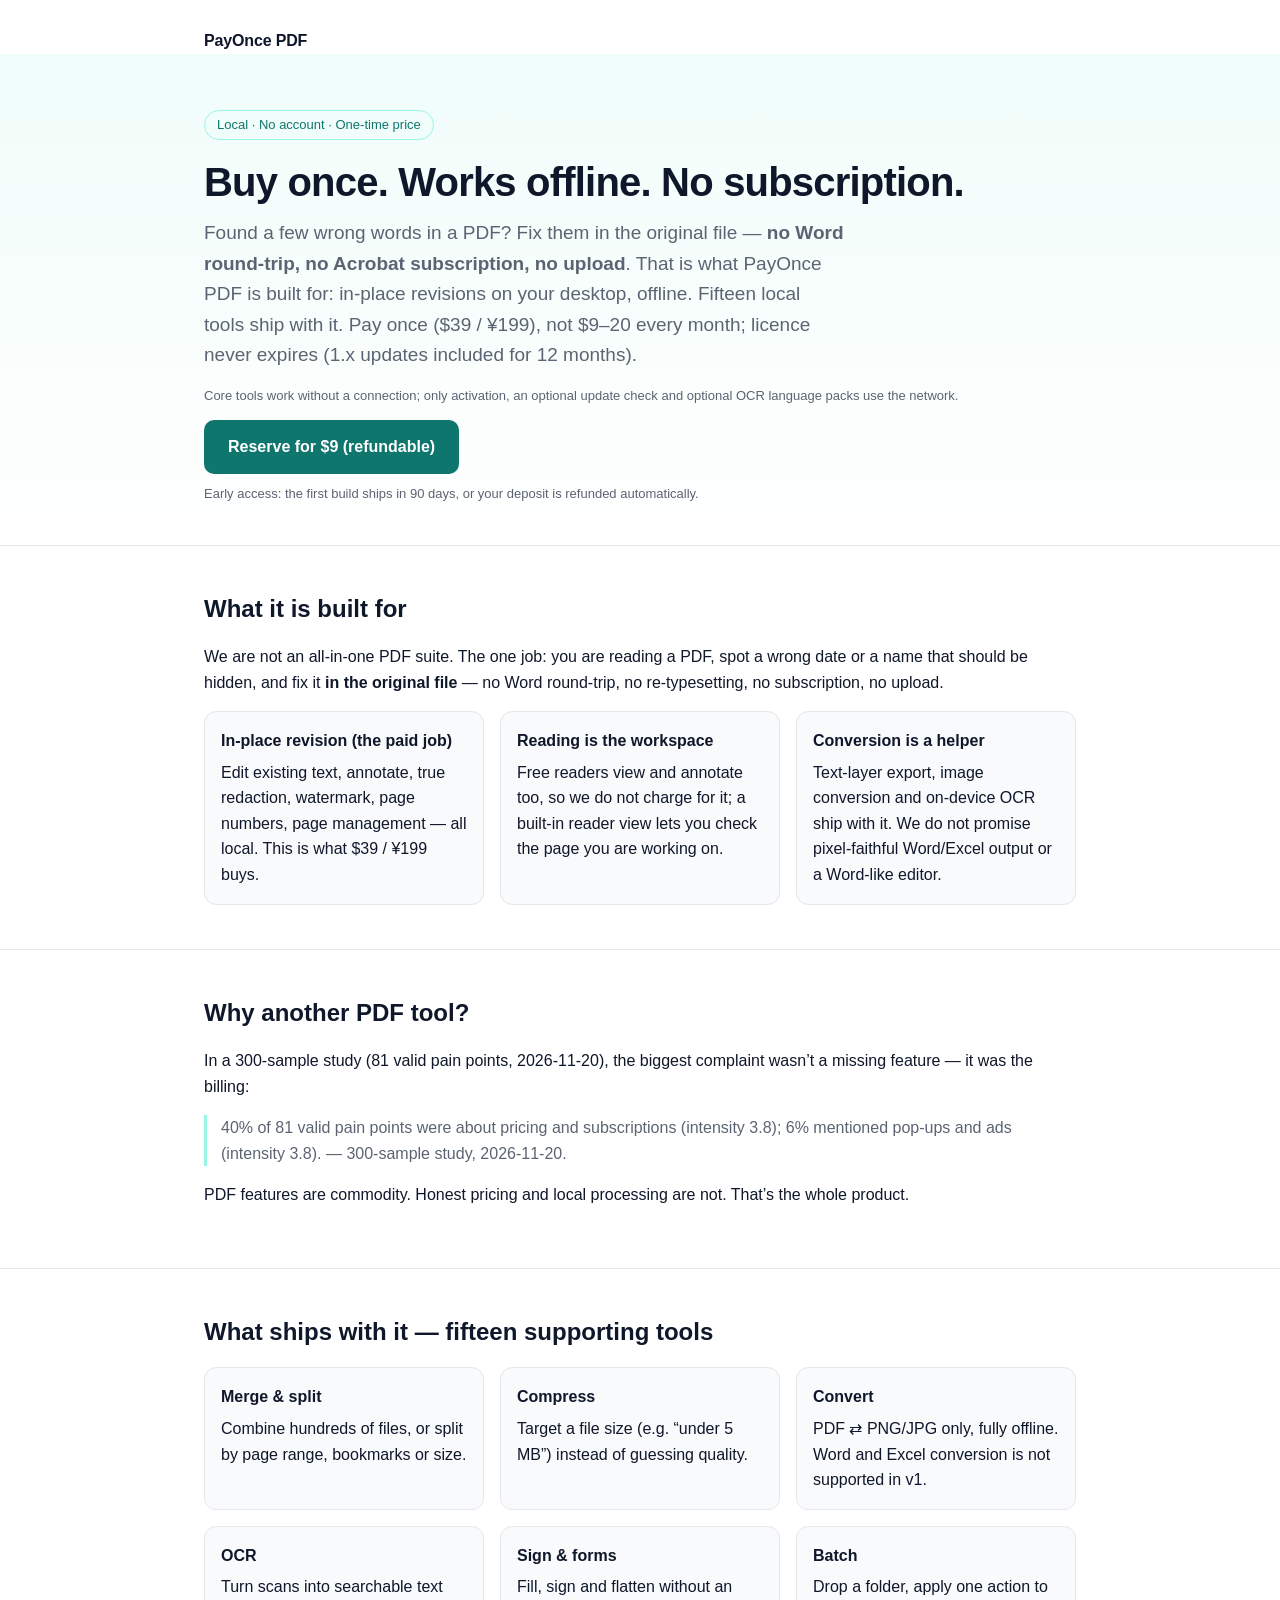
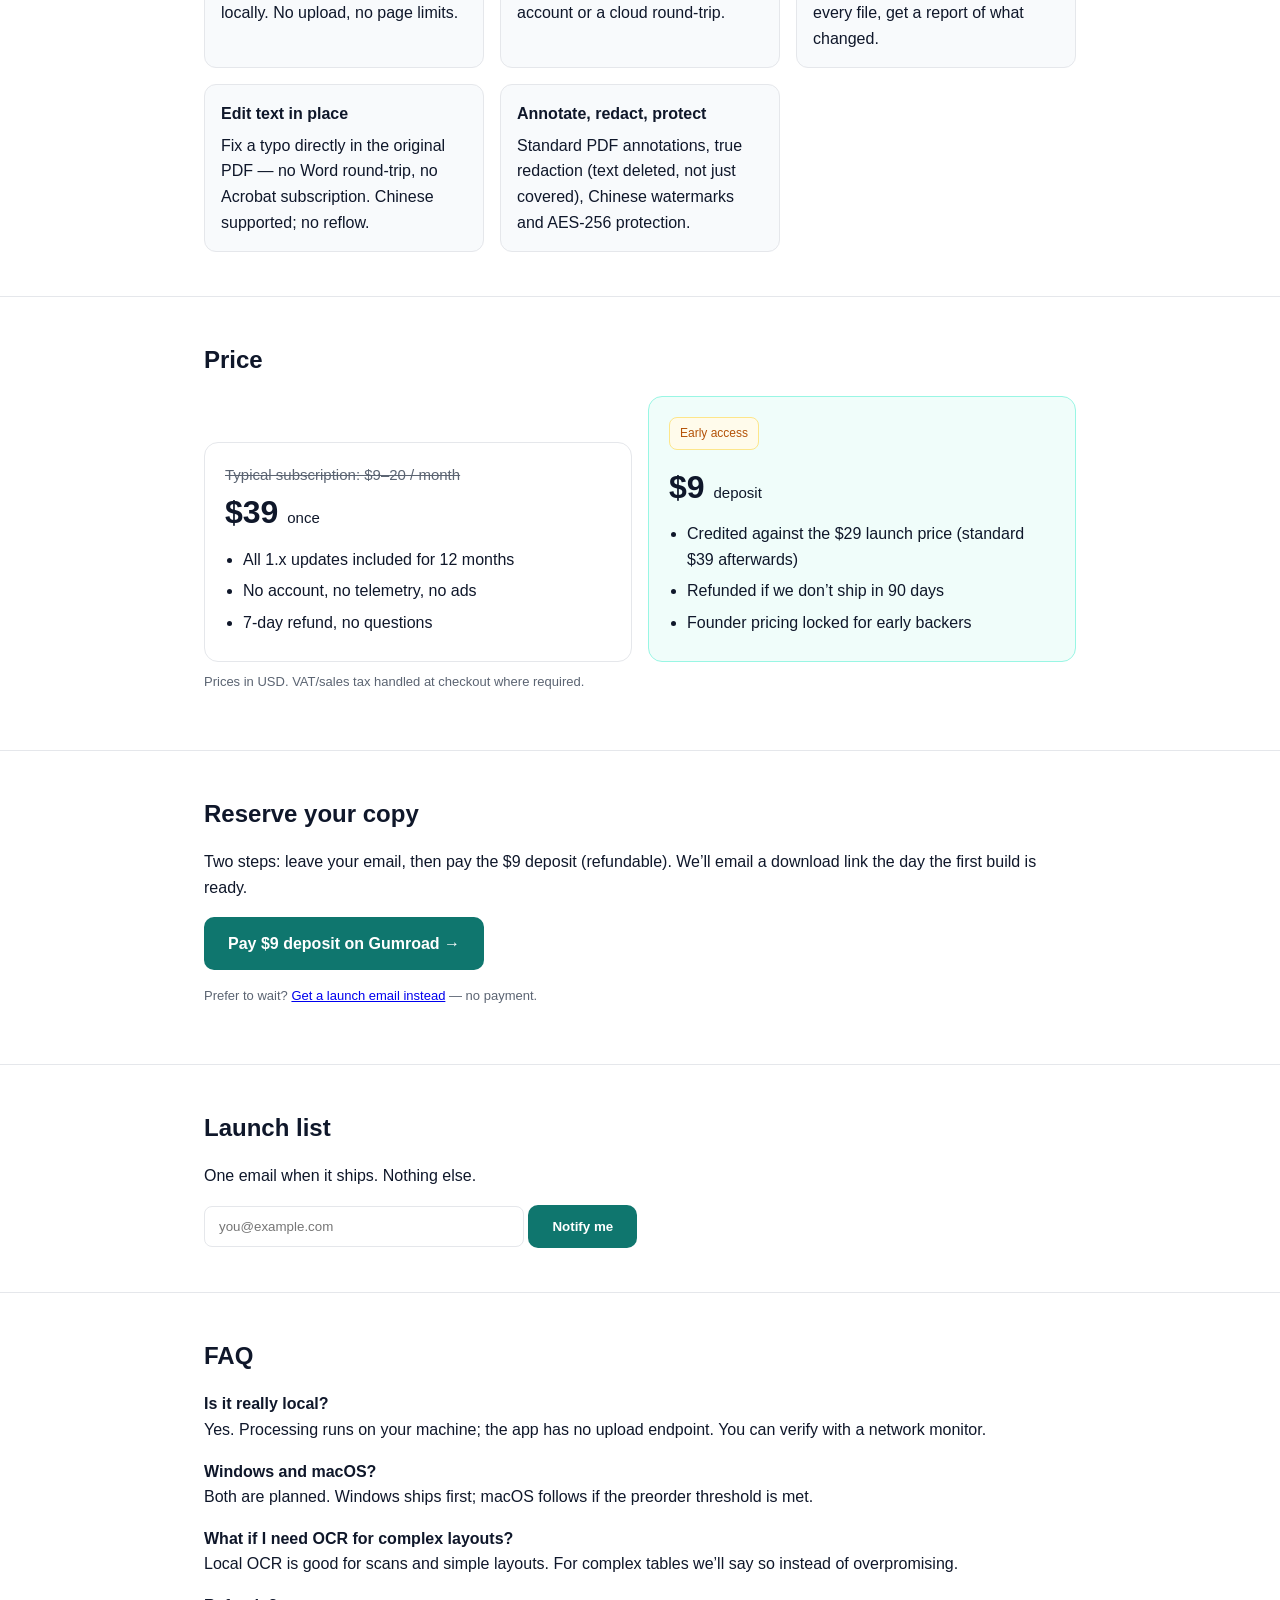
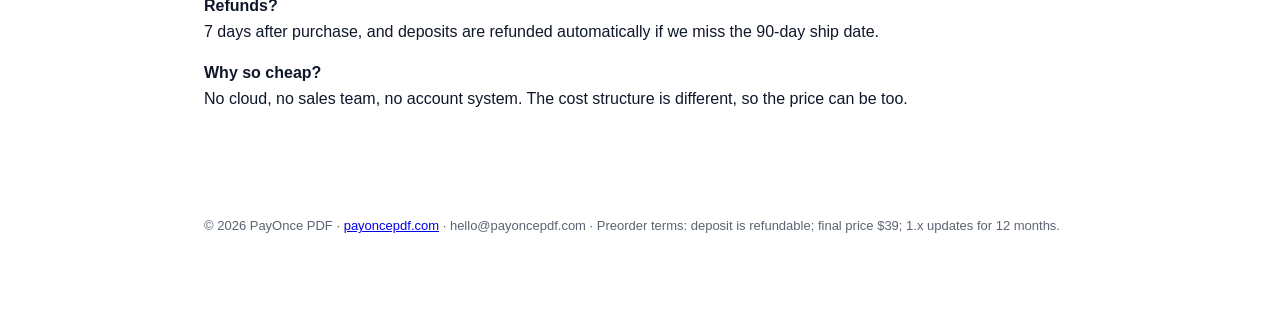
<file: docs/pdf-launch/landing.html>
<!doctype html>
<html lang="en">
<head>
<meta charset="utf-8">
<meta name="viewport" content="width=device-width,initial-scale=1">
<title>PayOnce PDF — Buy once. Works offline. No subscription — $39 once, files stay local</title>
<meta name="description" content="Fix a typo in a PDF right in the original file - no Word round-trip, no Acrobat subscription, no upload. Desktop, offline, one-time price. $39 once.">
<style>
  :root{--ink:#0f172a;--muted:#5b6472;--line:#e5e7eb;--bg:#f8fafc;--accent:#0f766e;--warn:#b45309}
  *{box-sizing:border-box}
  body{margin:0;font:16px/1.6 -apple-system,BlinkMacSystemFont,"Segoe UI",Roboto,"PingFang SC","Microsoft YaHei",sans-serif;color:var(--ink);background:#fff}
  .wrap{max-width:920px;margin:0 auto;padding:0 24px}
  header{padding:56px 0 40px;background:linear-gradient(180deg,#f0fdfa,#fff)}
  .tag{display:inline-block;font-size:13px;color:var(--accent);border:1px solid #99f6e4;background:#f0fdfa;border-radius:999px;padding:4px 12px}
  h1{font-size:40px;line-height:1.2;margin:18px 0 12px;letter-spacing:-.02em}
  .lead{font-size:19px;color:var(--muted);margin:0 0 24px;max-width:640px}
  .cta{display:inline-block;background:var(--accent);color:#fff;text-decoration:none;padding:14px 24px;border-radius:10px;font-weight:600}
  .cta:hover{background:#115e59}
  .sub{font-size:13px;color:var(--muted);margin-top:10px}
  section{padding:44px 0;border-top:1px solid var(--line)}
  h2{font-size:24px;margin:0 0 16px}
  .grid{display:grid;grid-template-columns:repeat(auto-fit,minmax(240px,1fr));gap:16px}
  .card{border:1px solid var(--line);border-radius:12px;padding:16px;background:var(--bg)}
  .card b{display:block;margin-bottom:6px}
  .price{display:flex;gap:16px;flex-wrap:wrap;align-items:flex-end}
  .box{border:1px solid var(--line);border-radius:14px;padding:20px;flex:1;min-width:220px}
  .box.hi{border-color:#99f6e4;background:#f0fdfa}
  .num{font-size:32px;font-weight:700}
  .strike{color:var(--muted);text-decoration:line-through;font-size:15px}
  ul{margin:8px 0 0 18px;padding:0}
  li{margin:6px 0}
  .quote{border-left:3px solid #99f6e4;padding-left:14px;color:var(--muted);margin:12px 0}
  footer{padding:32px 0 64px;color:var(--muted);font-size:13px}
  .badge{font-size:12px;color:var(--warn);background:#fffbeb;border:1px solid #fde68a;border-radius:8px;padding:6px 10px;display:inline-block;margin-bottom:12px}
</style>
</head>
<body>
<div class="wrap" style="padding-top:28px;font-weight:700;letter-spacing:-.01em">PayOnce PDF</div>
<header>
  <div class="wrap">
    <span class="tag">Local · No account · One-time price</span>
    <h1>Buy once. Works offline. No subscription.</h1>
    <p class="lead">Found a few wrong words in a PDF? Fix them in the original file — <b>no Word round-trip, no Acrobat subscription, no upload</b>. That is what PayOnce PDF is built for: in-place revisions on your desktop, offline. Fifteen local tools ship with it. Pay once ($39 / ¥199), not $9–20 every month; licence never expires (1.x updates included for 12 months).</p>
    <p class="sub" style="margin-top:-8px">Core tools work without a connection; only activation, an optional update check and optional OCR language packs use the network.</p>
    <a class="cta" href="#preorder">Reserve for $9 (refundable)</a>
    <div class="sub">Early access: the first build ships in 90 days, or your deposit is refunded automatically.</div>
  </div>
</header>

<section>
  <div class="wrap">
    <h2>What it is built for</h2>
    <p>We are not an all-in-one PDF suite. The one job: you are reading a PDF, spot a wrong date or a name that should be hidden, and fix it <b>in the original file</b> — no Word round-trip, no re-typesetting, no subscription, no upload.</p>
    <div class="grid">
      <div class="card"><b>In-place revision (the paid job)</b>Edit existing text, annotate, true redaction, watermark, page numbers, page management — all local. This is what $39 / ¥199 buys.</div>
      <div class="card"><b>Reading is the workspace</b>Free readers view and annotate too, so we do not charge for it; a built-in reader view lets you check the page you are working on.</div>
      <div class="card"><b>Conversion is a helper</b>Text-layer export, image conversion and on-device OCR ship with it. We do not promise pixel-faithful Word/Excel output or a Word-like editor.</div>
    </div>
  </div>
</section>

<section>
  <div class="wrap">
    <h2>Why another PDF tool?</h2>
    <p>In a 300-sample study (81 valid pain points, 2026-11-20), the biggest complaint wasn’t a missing feature — it was the billing:</p>
    <div class="quote">40% of 81 valid pain points were about pricing and subscriptions (intensity 3.8); 6% mentioned pop-ups and ads (intensity 3.8). — 300-sample study, 2026-11-20.</div>
    <p>PDF features are commodity. Honest pricing and local processing are not. That’s the whole product.</p>
  </div>
</section>

<section>
  <div class="wrap">
    <h2>What ships with it — fifteen supporting tools</h2>
    <div class="grid">
      <div class="card"><b>Merge &amp; split</b>Combine hundreds of files, or split by page range, bookmarks or size.</div>
      <div class="card"><b>Compress</b>Target a file size (e.g. “under 5 MB”) instead of guessing quality.</div>
      <div class="card"><b>Convert</b>PDF ⇄ PNG/JPG only, fully offline. Word and Excel conversion is not supported in v1.</div>
      <div class="card"><b>OCR</b>Turn scans into searchable text locally. No upload, no page limits.</div>
      <div class="card"><b>Sign &amp; forms</b>Fill, sign and flatten without an account or a cloud round-trip.</div>
      <div class="card"><b>Batch</b>Drop a folder, apply one action to every file, get a report of what changed.</div>
      <div class="card"><b>Edit text in place</b>Fix a typo directly in the original PDF — no Word round-trip, no Acrobat subscription. Chinese supported; no reflow.</div>
      <div class="card"><b>Annotate, redact, protect</b>Standard PDF annotations, true redaction (text deleted, not just covered), Chinese watermarks and AES-256 protection.</div>
    </div>
  </div>
</section>

<section>
  <div class="wrap">
    <h2>Price</h2>
    <div class="price">
      <div class="box">
        <div class="strike">Typical subscription: $9–20 / month</div>
        <div class="num">$39 <span style="font-size:15px;font-weight:400">once</span></div>
        <ul>
          <li>All 1.x updates included for 12 months</li>
          <li>No account, no telemetry, no ads</li>
          <li>7-day refund, no questions</li>
        </ul>
      </div>
      <div class="box hi">
        <div class="badge">Early access</div>
        <div class="num">$9 <span style="font-size:15px;font-weight:400">deposit</span></div>
        <ul>
          <li>Credited against the $29 launch price (standard $39 afterwards)</li>
          <li>Refunded if we don’t ship in 90 days</li>
          <li>Founder pricing locked for early backers</li>
        </ul>
      </div>
    </div>
    <p class="sub">Prices in USD. VAT/sales tax handled at checkout where required.</p>
  </div>
</section>

<section id="preorder">
  <div class="wrap">
    <h2>Reserve your copy</h2>
    <p>Two steps: leave your email, then pay the $9 deposit (refundable). We’ll email a download link the day the first build is ready.</p>
    <p><a class="cta" href="https://gumroad.com/l/pdf-local-preorder">Pay $9 deposit on Gumroad →</a></p>
    <p class="sub">Prefer to wait? <a href="#notify">Get a launch email instead</a> — no payment.</p>
  </div>
</section>

<section id="notify">
  <div class="wrap">
    <h2>Launch list</h2>
    <p>One email when it ships. Nothing else.</p>
    <!-- Replace with your form endpoint (Buttondown / Formspree / Mailchimp). -->
    <form action="https://buttondown.email/api/emails/embed-subscribe/pdf-local" method="post" target="_blank">
      <input type="email" name="email" placeholder="you@example.com" required
             style="padding:12px 14px;border:1px solid var(--line);border-radius:8px;width:min(320px,100%)">
      <button class="cta" type="submit" style="border:0;cursor:pointer">Notify me</button>
    </form>
  </div>
</section>

<section>
  <div class="wrap">
    <h2>FAQ</h2>
    <p><b>Is it really local?</b><br>Yes. Processing runs on your machine; the app has no upload endpoint. You can verify with a network monitor.</p>
    <p><b>Windows and macOS?</b><br>Both are planned. Windows ships first; macOS follows if the preorder threshold is met.</p>
    <p><b>What if I need OCR for complex layouts?</b><br>Local OCR is good for scans and simple layouts. For complex tables we’ll say so instead of overpromising.</p>
    <p><b>Refunds?</b><br>7 days after purchase, and deposits are refunded automatically if we miss the 90-day ship date.</p>
    <p><b>Why so cheap?</b><br>No cloud, no sales team, no account system. The cost structure is different, so the price can be too.</p>
  </div>
</section>

<footer>
  <div class="wrap">
    <p>© 2026 PayOnce PDF · <a href="https://payoncepdf.com">payoncepdf.com</a> · hello@payoncepdf.com · Preorder terms: deposit is refundable; final price $39; 1.x updates for 12 months.</p>
  </div>
</footer>
</body>
</html>
</file>
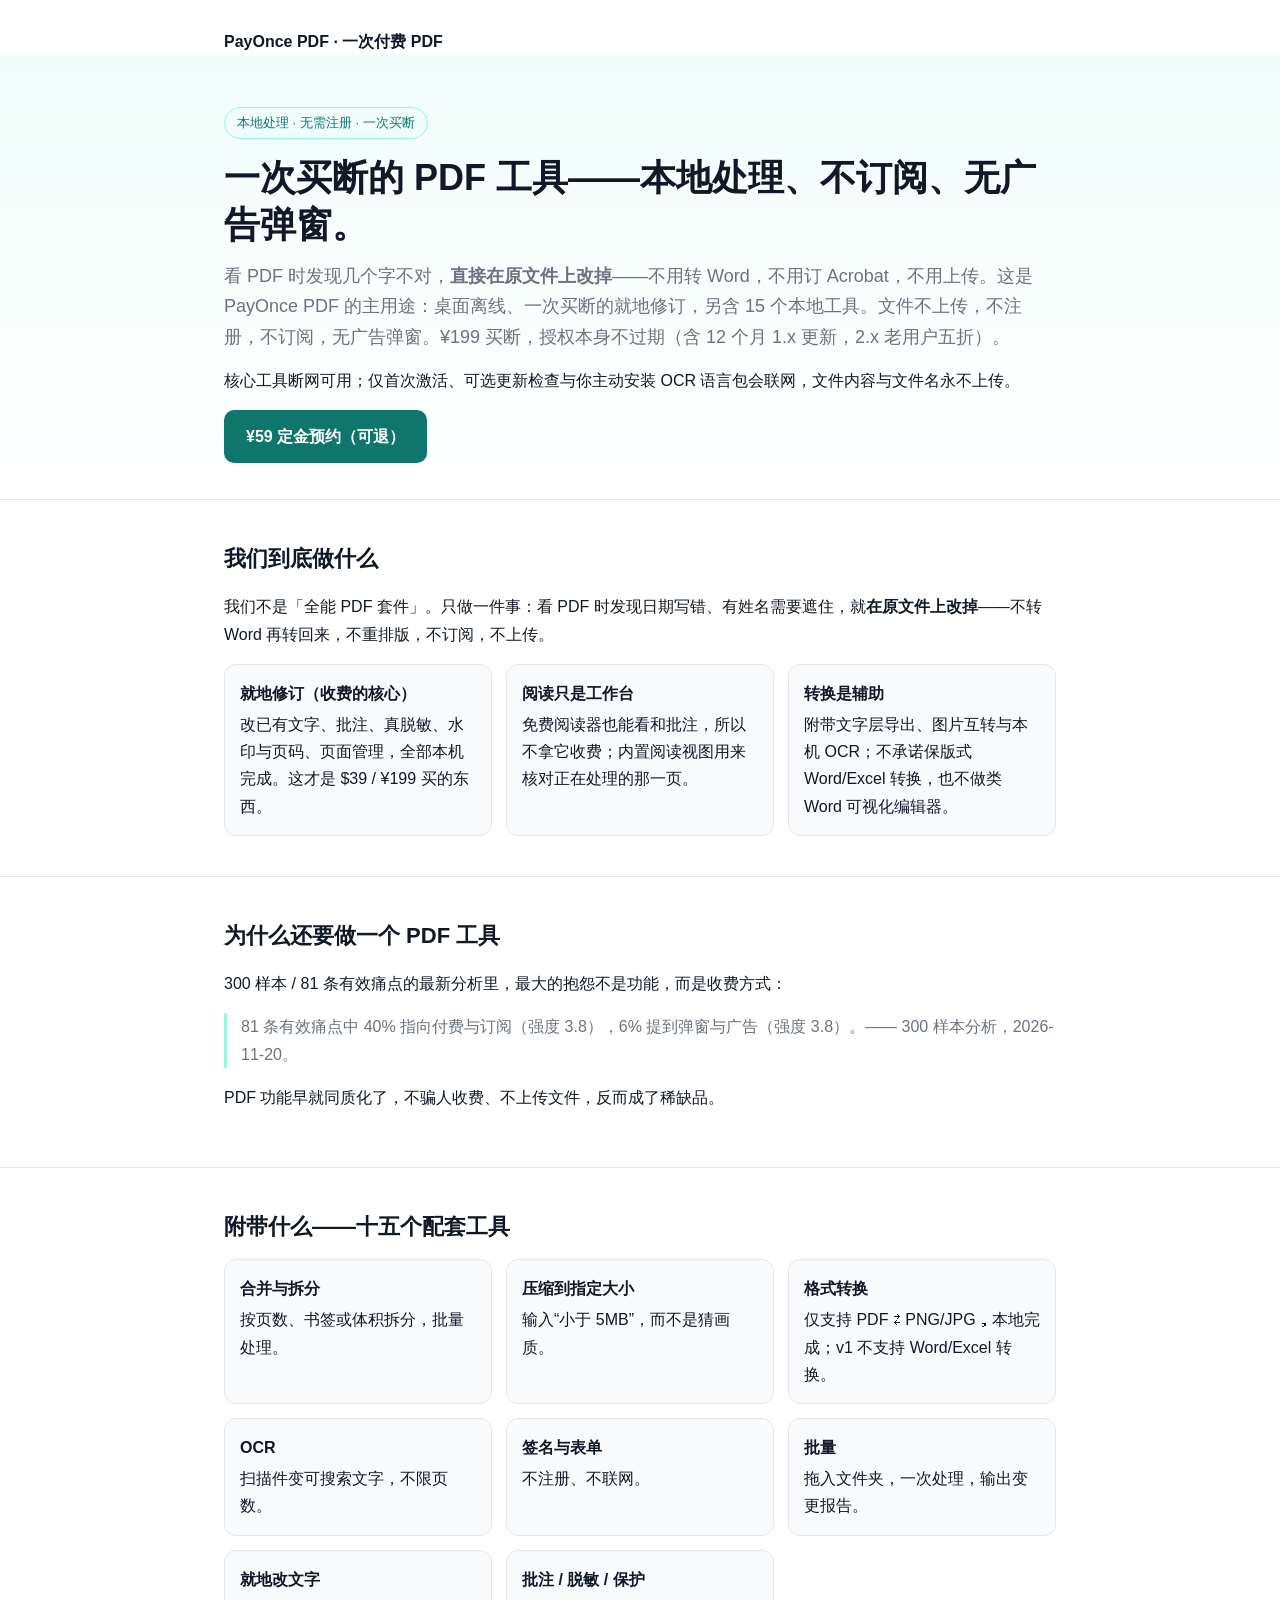
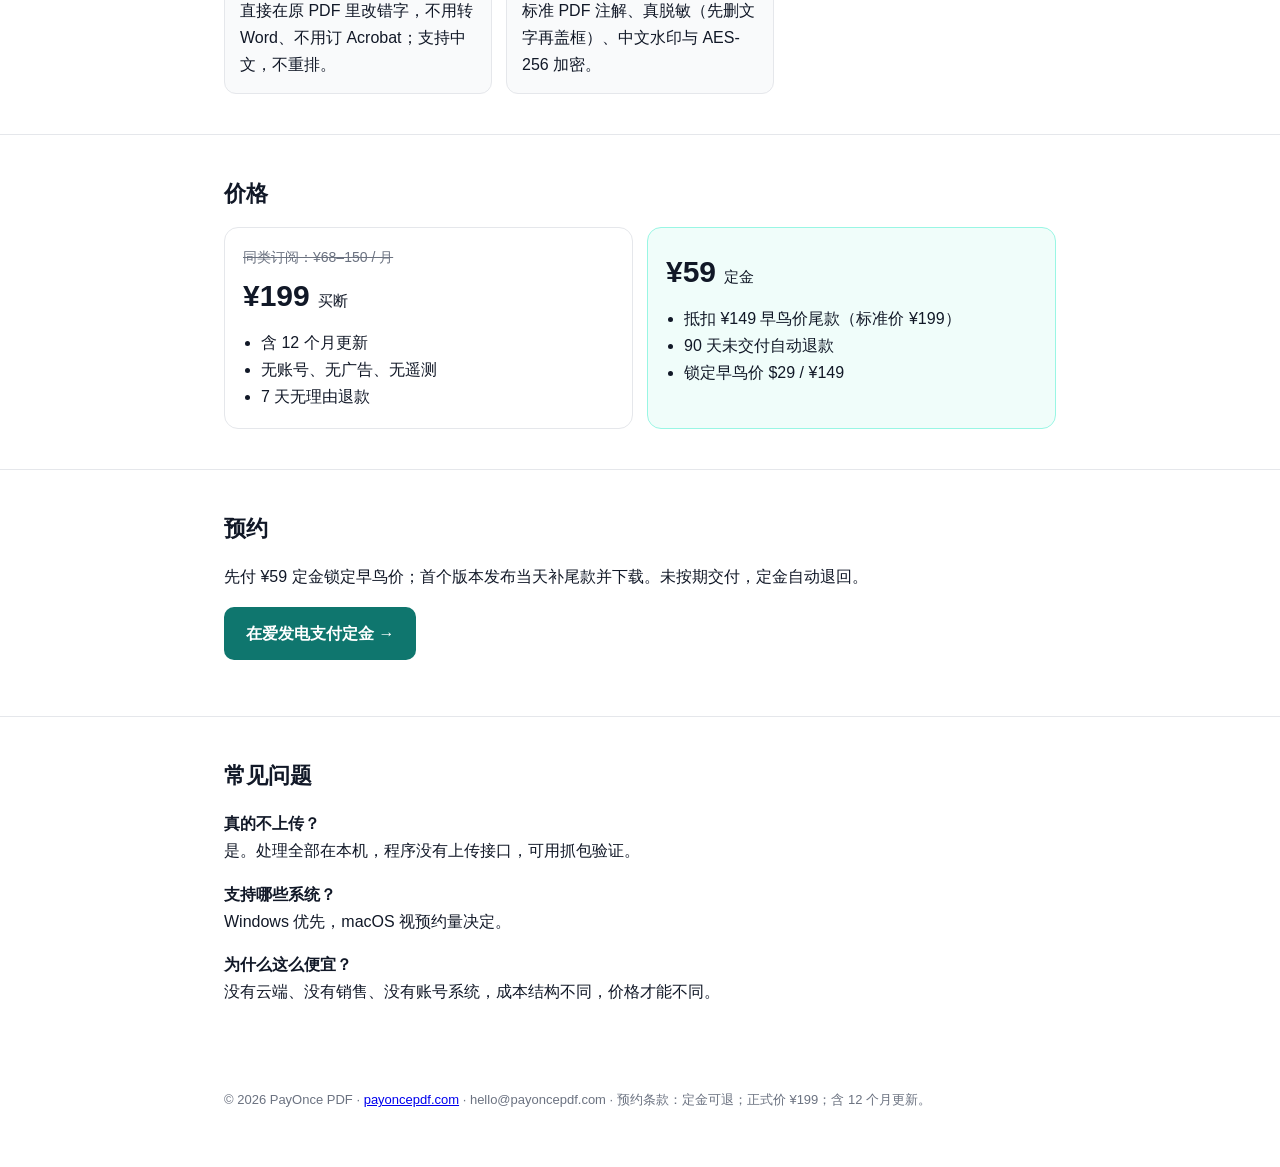
<file: docs/pdf-launch/landing.zh.html>
<!doctype html>
<html lang="zh-CN">
<head>
<meta charset="utf-8">
<meta name="viewport" content="width=device-width,initial-scale=1">
<title>PayOnce PDF — 一次买断的 PDF 工具 — ¥199 买断，文件不上传</title>
<meta name="description" content="看 PDF 时发现错字，直接在原文件上改掉——不用转 Word、不用订 Acrobat、不用上传。桌面离线、一次买断的就地修订工具。¥199 买断。">
<style>
  :root{--ink:#111827;--muted:#6b7280;--line:#e5e7eb;--bg:#f9fafb;--accent:#0f766e}
  *{box-sizing:border-box}
  body{margin:0;font:16px/1.7 -apple-system,"PingFang SC","Microsoft YaHei",sans-serif;color:var(--ink);background:#fff}
  .wrap{max-width:880px;margin:0 auto;padding:0 24px}
  header{padding:52px 0 36px;background:linear-gradient(180deg,#f0fdfa,#fff)}
  .tag{display:inline-block;font-size:13px;color:var(--accent);border:1px solid #99f6e4;background:#f0fdfa;border-radius:999px;padding:4px 12px}
  h1{font-size:36px;line-height:1.3;margin:16px 0 12px}
  .lead{font-size:18px;color:var(--muted);margin:0 0 22px}
  .cta{display:inline-block;background:var(--accent);color:#fff;text-decoration:none;padding:13px 22px;border-radius:10px;font-weight:600}
  section{padding:40px 0;border-top:1px solid var(--line)}
  h2{font-size:22px;margin:0 0 14px}
  .grid{display:grid;grid-template-columns:repeat(auto-fit,minmax(220px,1fr));gap:14px}
  .card{border:1px solid var(--line);border-radius:12px;padding:15px;background:var(--bg)}
  .card b{display:block;margin-bottom:4px}
  .quote{border-left:3px solid #99f6e4;padding-left:14px;color:var(--muted);margin:12px 0}
  .price{display:flex;gap:14px;flex-wrap:wrap}
  .box{border:1px solid var(--line);border-radius:14px;padding:18px;flex:1;min-width:220px}
  .box.hi{border-color:#99f6e4;background:#f0fdfa}
  .num{font-size:30px;font-weight:700}
  .strike{color:var(--muted);text-decoration:line-through;font-size:14px}
  ul{margin:8px 0 0 18px;padding:0}
  footer{padding:28px 0 56px;color:var(--muted);font-size:13px}
</style>
</head>
<body>
<div class="wrap" style="padding-top:28px;font-weight:700">PayOnce PDF · 一次付费 PDF</div>
<header>
  <div class="wrap">
    <span class="tag">本地处理 · 无需注册 · 一次买断</span>
    <h1>一次买断的 PDF 工具——本地处理、不订阅、无广告弹窗。</h1>
    <p class="lead">看 PDF 时发现几个字不对，<b>直接在原文件上改掉</b>——不用转 Word，不用订 Acrobat，不用上传。这是 PayOnce PDF 的主用途：桌面离线、一次买断的就地修订，另含 15 个本地工具。文件不上传，不注册，不订阅，无广告弹窗。¥199 买断，授权本身不过期（含 12 个月 1.x 更新，2.x 老用户五折）。</p>
    <p class="sub" style="margin-top:-8px">核心工具断网可用；仅首次激活、可选更新检查与你主动安装 OCR 语言包会联网，文件内容与文件名永不上传。</p>
    <a class="cta" href="#preorder">¥59 定金预约（可退）</a>
  </div>
</header>

<section>
  <div class="wrap">
    <h2>我们到底做什么</h2>
    <p>我们不是「全能 PDF 套件」。只做一件事：看 PDF 时发现日期写错、有姓名需要遮住，就<b>在原文件上改掉</b>——不转 Word 再转回来，不重排版，不订阅，不上传。</p>
    <div class="grid">
      <div class="card"><b>就地修订（收费的核心）</b>改已有文字、批注、真脱敏、水印与页码、页面管理，全部本机完成。这才是 $39 / ¥199 买的东西。</div>
      <div class="card"><b>阅读只是工作台</b>免费阅读器也能看和批注，所以不拿它收费；内置阅读视图用来核对正在处理的那一页。</div>
      <div class="card"><b>转换是辅助</b>附带文字层导出、图片互转与本机 OCR；不承诺保版式 Word/Excel 转换，也不做类 Word 可视化编辑器。</div>
    </div>
  </div>
</section>

<section>
  <div class="wrap">
    <h2>为什么还要做一个 PDF 工具</h2>
    <p>300 样本 / 81 条有效痛点的最新分析里，最大的抱怨不是功能，而是收费方式：</p>
    <div class="quote">81 条有效痛点中 40% 指向付费与订阅（强度 3.8），6% 提到弹窗与广告（强度 3.8）。—— 300 样本分析，2026-11-20。</div>
    <p>PDF 功能早就同质化了，不骗人收费、不上传文件，反而成了稀缺品。</p>
  </div>
</section>

<section>
  <div class="wrap">
    <h2>附带什么——十五个配套工具</h2>
    <div class="grid">
      <div class="card"><b>合并与拆分</b>按页数、书签或体积拆分，批量处理。</div>
      <div class="card"><b>压缩到指定大小</b>输入“小于 5MB”，而不是猜画质。</div>
      <div class="card"><b>格式转换</b>仅支持 PDF ⇄ PNG/JPG，本地完成；v1 不支持 Word/Excel 转换。</div>
      <div class="card"><b>OCR</b>扫描件变可搜索文字，不限页数。</div>
      <div class="card"><b>签名与表单</b>不注册、不联网。</div>
      <div class="card"><b>批量</b>拖入文件夹，一次处理，输出变更报告。</div>
      <div class="card"><b>就地改文字</b>直接在原 PDF 里改错字，不用转 Word、不用订 Acrobat；支持中文，不重排。</div>
      <div class="card"><b>批注 / 脱敏 / 保护</b>标准 PDF 注解、真脱敏（先删文字再盖框）、中文水印与 AES-256 加密。</div>
    </div>
  </div>
</section>

<section>
  <div class="wrap">
    <h2>价格</h2>
    <div class="price">
      <div class="box">
        <div class="strike">同类订阅：¥68–150 / 月</div>
        <div class="num">¥199 <span style="font-size:15px;font-weight:400">买断</span></div>
        <ul><li>含 12 个月更新</li><li>无账号、无广告、无遥测</li><li>7 天无理由退款</li></ul>
      </div>
      <div class="box hi">
        <div class="num">¥59 <span style="font-size:15px;font-weight:400">定金</span></div>
        <ul><li>抵扣 ¥149 早鸟价尾款（标准价 ¥199）</li><li>90 天未交付自动退款</li><li>锁定早鸟价 $29 / ¥149</li></ul>
      </div>
    </div>
  </div>
</section>

<section id="preorder">
  <div class="wrap">
    <h2>预约</h2>
    <p>先付 ¥59 定金锁定早鸟价；首个版本发布当天补尾款并下载。未按期交付，定金自动退回。</p>
    <p><a class="cta" href="https://afdian.com/a/pdf-local">在爱发电支付定金 →</a></p>
  </div>
</section>

<section>
  <div class="wrap">
    <h2>常见问题</h2>
    <p><b>真的不上传？</b><br>是。处理全部在本机，程序没有上传接口，可用抓包验证。</p>
    <p><b>支持哪些系统？</b><br>Windows 优先，macOS 视预约量决定。</p>
    <p><b>为什么这么便宜？</b><br>没有云端、没有销售、没有账号系统，成本结构不同，价格才能不同。</p>
  </div>
</section>

<footer>
  <div class="wrap">© 2026 PayOnce PDF · <a href="https://payoncepdf.com">payoncepdf.com</a> · hello@payoncepdf.com · 预约条款：定金可退；正式价 ¥199；含 12 个月更新。</div>
</footer>
</body>
</html>
</file>
